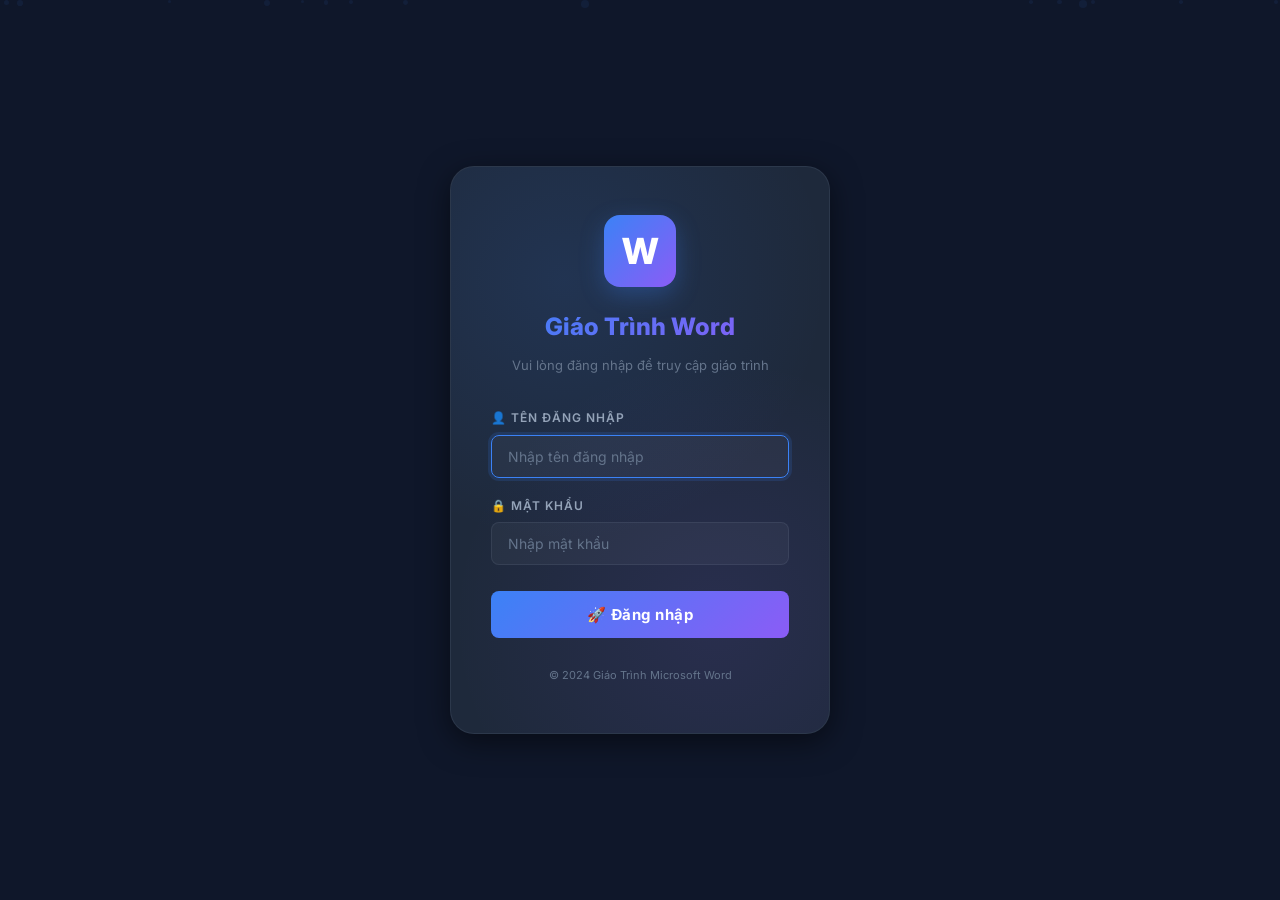
<file: index.html>
<!DOCTYPE html>
<html lang="vi">
<head>
  <meta charset="UTF-8">
  <meta name="viewport" content="width=device-width, initial-scale=1.0">
  <meta name="description" content="Giáo trình Microsoft Word toàn diện từ cơ bản đến nâng cao. Bao gồm 10 chương, bài tập thực hành, mẫu văn bản hành chính và hợp đồng.">
  <title>Giáo Trình Microsoft Word - Từ Cơ Bản Đến Nâng Cao</title>
  <link rel="stylesheet" href="index.css">
  <script src="auth.js"></script>
</head>
<body>
  <button class="mobile-toggle" onclick="toggleSidebar()">☰</button>
  <div class="sidebar-overlay" id="overlay" onclick="toggleSidebar()"></div>

  <div class="page-wrapper">
    <!-- Sidebar -->
    <nav class="sidebar" id="sidebar">
      <div class="sidebar-header">
        <div class="logo">W</div>
        <h2>Giáo Trình Word<small>Từ cơ bản đến nâng cao</small></h2>
      </div>
      <div class="sidebar-nav">
        <a href="index.html" class="active"><span class="nav-icon">🏠</span> Trang chủ</a>
        <div class="nav-divider"></div>
        <a href="chuong1.html"><span class="nav-icon">📘</span> Chương 1: Giới thiệu <span class="nav-num">01</span></a>
        <a href="chuong2.html"><span class="nav-icon">✏️</span> Chương 2: Định dạng VB <span class="nav-num">02</span></a>
        <a href="chuong3.html"><span class="nav-icon">📐</span> Chương 3: Định dạng ĐV <span class="nav-num">03</span></a>
        <a href="chuong4.html"><span class="nav-icon">📊</span> Chương 4: Bảng biểu <span class="nav-num">04</span></a>
        <a href="chuong5.html"><span class="nav-icon">🖼️</span> Chương 5: Hình ảnh <span class="nav-num">05</span></a>
        <a href="chuong6.html"><span class="nav-icon">📄</span> Chương 6: Định dạng trang <span class="nav-num">06</span></a>
        <a href="chuong7.html"><span class="nav-icon">📑</span> Chương 7: Header & Mục lục <span class="nav-num">07</span></a>
        <a href="chuong8.html"><span class="nav-icon">📨</span> Chương 8: Mail Merge <span class="nav-num">08</span></a>
        <a href="chuong9.html"><span class="nav-icon">⚡</span> Chương 9: Thủ thuật <span class="nav-num">09</span></a>
        <a href="chuong10.html"><span class="nav-icon">📋</span> Chương 10: Mẫu VB <span class="nav-num">10</span></a>
        <div class="nav-divider"></div>
        <a href="bai-tap.html"><span class="nav-icon">🎯</span> Bài tập thực hành</a>
      </div>
    </nav>

    <!-- Main Content -->
    <main class="main-content">
      <!-- Hero -->
      <section class="hero">
        <div class="hero-badge">📖 Phiên bản 2024</div>
        <h1>Giáo Trình Microsoft Word</h1>
        <p>Hướng dẫn toàn diện từ cơ bản đến nâng cao. Bao gồm lý thuyết, bài tập thực hành có đáp án, và các mẫu văn bản thực tế.</p>
        <div class="hero-stats">
          <div class="hero-stat"><div class="num">10</div><div class="label">Chương học</div></div>
          <div class="hero-stat"><div class="num">50+</div><div class="label">Ví dụ</div></div>
          <div class="hero-stat"><div class="num">15+</div><div class="label">Bài tập</div></div>
          <div class="hero-stat"><div class="num">10+</div><div class="label">Mẫu VB</div></div>
        </div>
      </section>

      <!-- Table of Contents -->
      <section class="section">
        <h2 class="section-title"><span class="icon">📚</span> Mục Lục Giáo Trình</h2>

        <div class="chapter-grid">
          <a href="chuong1.html" class="chapter-card">
            <div class="ch-icon bg-blue">📘</div>
            <div class="ch-info">
              <h3>Chương 1: Giới thiệu Microsoft Word</h3>
              <p>Giao diện, Ribbon, tạo/mở/lưu tài liệu, phím tắt cơ bản</p>
            </div>
            <span class="ch-arrow">→</span>
          </a>

          <a href="chuong2.html" class="chapter-card">
            <div class="ch-icon bg-purple">✏️</div>
            <div class="ch-info">
              <h3>Chương 2: Định dạng Văn bản</h3>
              <p>Font, cỡ chữ, màu sắc, Bold/Italic, Format Painter</p>
            </div>
            <span class="ch-arrow">→</span>
          </a>

          <a href="chuong3.html" class="chapter-card">
            <div class="ch-icon bg-cyan">📐</div>
            <div class="ch-info">
              <h3>Chương 3: Định dạng Đoạn văn</h3>
              <p>Căn lề, thụt lề, khoảng cách, Bullets & Numbering, Tabs</p>
            </div>
            <span class="ch-arrow">→</span>
          </a>

          <a href="chuong4.html" class="chapter-card">
            <div class="ch-icon bg-green">📊</div>
            <div class="ch-info">
              <h3>Chương 4: Bảng biểu (Tables)</h3>
              <p>Tạo bảng, merge/split, formulas, table styles, bảng lương</p>
            </div>
            <span class="ch-arrow">→</span>
          </a>

          <a href="chuong5.html" class="chapter-card">
            <div class="ch-icon bg-orange">🖼️</div>
            <div class="ch-info">
              <h3>Chương 5: Hình ảnh & Đồ họa</h3>
              <p>Pictures, Shapes, SmartArt, WordArt, Text Wrapping</p>
            </div>
            <span class="ch-arrow">→</span>
          </a>

          <a href="chuong6.html" class="chapter-card">
            <div class="ch-icon bg-red">📄</div>
            <div class="ch-info">
              <h3>Chương 6: Định dạng Trang</h3>
              <p>Margins, Orientation, Columns, Watermark, Page Breaks</p>
            </div>
            <span class="ch-arrow">→</span>
          </a>

          <a href="chuong7.html" class="chapter-card">
            <div class="ch-icon bg-pink">📑</div>
            <div class="ch-info">
              <h3>Chương 7: Header, Footer & Mục lục</h3>
              <p>Header/Footer, Page Numbers, TOC, Footnotes, Bookmarks</p>
            </div>
            <span class="ch-arrow">→</span>
          </a>

          <a href="chuong8.html" class="chapter-card">
            <div class="ch-icon bg-blue">📨</div>
            <div class="ch-info">
              <h3>Chương 8: Mail Merge & Trộn thư</h3>
              <p>Trộn thư mời, nhãn dán, phong bì, giấy chứng nhận</p>
            </div>
            <span class="ch-arrow">→</span>
          </a>

          <a href="chuong9.html" class="chapter-card">
            <div class="ch-icon bg-purple">⚡</div>
            <div class="ch-info">
              <h3>Chương 9: Thủ thuật nâng cao</h3>
              <p>Find & Replace, Macros, Styles, Track Changes, Protect</p>
            </div>
            <span class="ch-arrow">→</span>
          </a>

          <a href="chuong10.html" class="chapter-card">
            <div class="ch-icon bg-green">📋</div>
            <div class="ch-info">
              <h3>Chương 10: Mẫu văn bản thực tế</h3>
              <p>CV, hợp đồng, công văn, quyết định, biên bản, giấy ủy quyền</p>
            </div>
            <span class="ch-arrow">→</span>
          </a>

          <a href="bai-tap.html" class="chapter-card">
            <div class="ch-icon bg-orange">🎯</div>
            <div class="ch-info">
              <h3>Bài tập Thực hành Tổng hợp</h3>
              <p>15 bài tập từ cơ bản đến nâng cao kèm đáp án chi tiết</p>
            </div>
            <span class="ch-arrow">→</span>
          </a>
        </div>
      </section>

      <!-- Quick Start -->
      <section class="section">
        <h2 class="section-title"><span class="icon">🚀</span> Bắt đầu nhanh</h2>
        <div class="card">
          <h3>💡 Cách sử dụng giáo trình này</h3>
          <p>Giáo trình được thiết kế để bạn có thể học theo thứ tự từ Chương 1 đến Chương 10, hoặc nhảy đến bất kỳ chương nào bạn cần. Mỗi chương đều có:</p>
          <ul style="margin: 10px 0 0 20px; color: var(--text-secondary); font-size: 14px;">
            <li><strong>Lý thuyết</strong> - Giải thích chi tiết từng tính năng</li>
            <li><strong>Phím tắt</strong> - Bảng tổng hợp phím tắt quan trọng</li>
            <li><strong>Ví dụ minh họa</strong> - Từ cơ bản đến nâng cao</li>
            <li><strong>Bài tập</strong> - Có đáp án để tự kiểm tra</li>
            <li><strong>Mẫu văn bản</strong> - Hợp đồng, công văn, biểu mẫu thực tế</li>
          </ul>
        </div>
      </section>

      <!-- Keyboard shortcut highlight -->
      <section class="section">
        <h2 class="section-title"><span class="icon">⌨️</span> Phím tắt thường dùng nhất</h2>
        <div class="shortcut-grid">
          <div class="shortcut-item"><span>Lưu file</span> <kbd>Ctrl + S</kbd></div>
          <div class="shortcut-item"><span>Mở file</span> <kbd>Ctrl + O</kbd></div>
          <div class="shortcut-item"><span>In tài liệu</span> <kbd>Ctrl + P</kbd></div>
          <div class="shortcut-item"><span>Hoàn tác</span> <kbd>Ctrl + Z</kbd></div>
          <div class="shortcut-item"><span>Làm lại</span> <kbd>Ctrl + Y</kbd></div>
          <div class="shortcut-item"><span>Sao chép</span> <kbd>Ctrl + C</kbd></div>
          <div class="shortcut-item"><span>Dán</span> <kbd>Ctrl + V</kbd></div>
          <div class="shortcut-item"><span>In đậm</span> <kbd>Ctrl + B</kbd></div>
          <div class="shortcut-item"><span>In nghiêng</span> <kbd>Ctrl + I</kbd></div>
          <div class="shortcut-item"><span>Gạch chân</span> <kbd>Ctrl + U</kbd></div>
          <div class="shortcut-item"><span>Tìm kiếm</span> <kbd>Ctrl + F</kbd></div>
          <div class="shortcut-item"><span>Thay thế</span> <kbd>Ctrl + H</kbd></div>
        </div>
      </section>
    </main>
  </div>

  <script>
    function toggleSidebar() {
      document.getElementById('sidebar').classList.toggle('open');
      document.getElementById('overlay').classList.toggle('show');
    }
  </script>
</body>
</html>
</file>
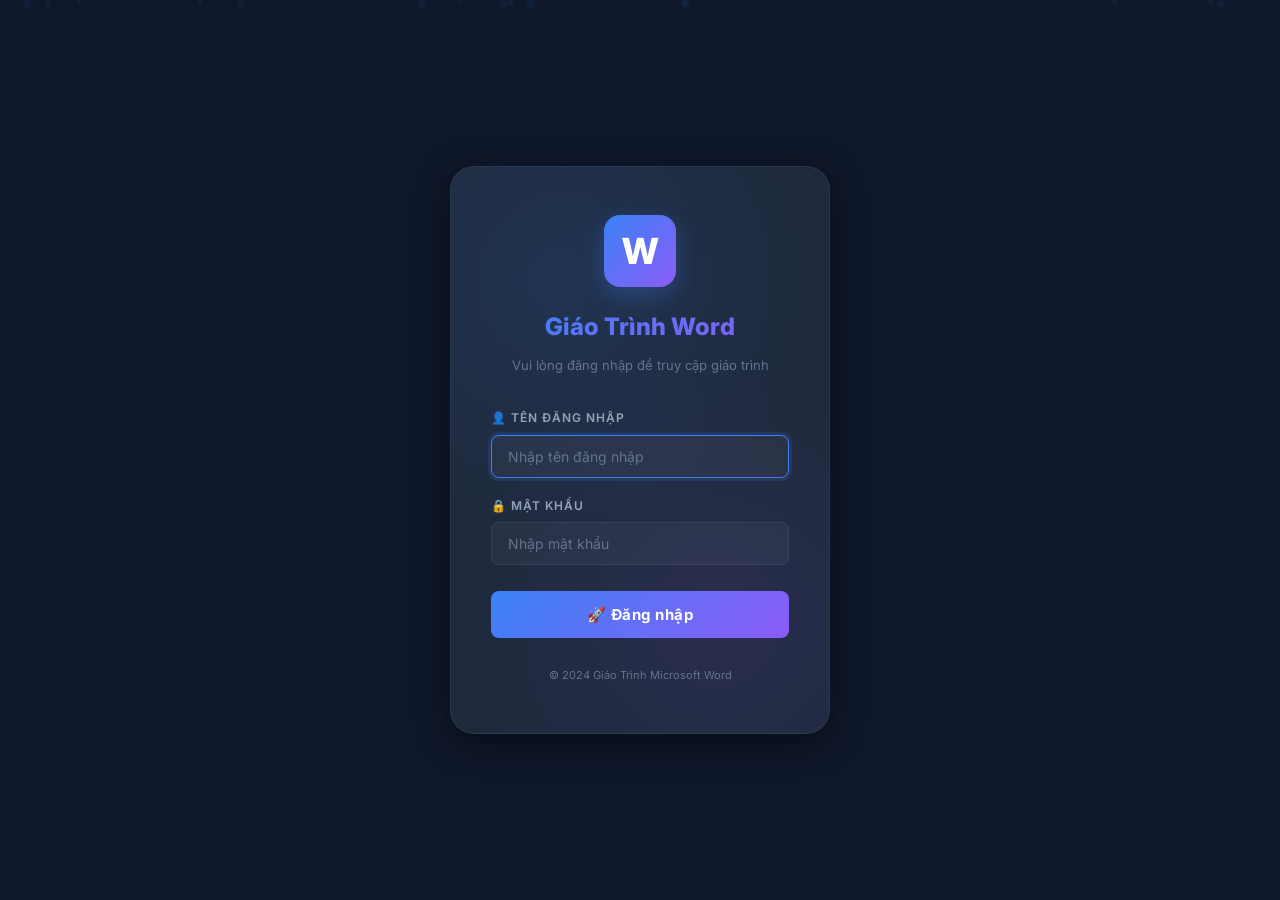
<file: bai-tap.html>
<!DOCTYPE html>
<html lang="vi">
<head>
  <meta charset="UTF-8"><meta name="viewport" content="width=device-width, initial-scale=1.0">
  <title>Bài tập Thực hành Tổng hợp - Giáo trình Microsoft Word</title>
  <link rel="stylesheet" href="index.css">
  <script src="auth.js"></script>
</head>
<body>
  <button class="mobile-toggle" onclick="toggleSidebar()">☰</button>
  <div class="sidebar-overlay" id="overlay" onclick="toggleSidebar()"></div>
  <div class="page-wrapper">
    <nav class="sidebar" id="sidebar">
      <div class="sidebar-header"><div class="logo">W</div><h2>Giáo Trình Word<small>Từ cơ bản đến nâng cao</small></h2></div>
      <div class="sidebar-nav">
        <a href="index.html"><span class="nav-icon">🏠</span> Trang chủ</a><div class="nav-divider"></div>
        <a href="chuong1.html"><span class="nav-icon">📘</span> Ch.1<span class="nav-num">01</span></a>
        <a href="chuong2.html"><span class="nav-icon">✏️</span> Ch.2<span class="nav-num">02</span></a>
        <a href="chuong3.html"><span class="nav-icon">📐</span> Ch.3<span class="nav-num">03</span></a>
        <a href="chuong4.html"><span class="nav-icon">📊</span> Ch.4<span class="nav-num">04</span></a>
        <a href="chuong5.html"><span class="nav-icon">🖼️</span> Ch.5<span class="nav-num">05</span></a>
        <a href="chuong6.html"><span class="nav-icon">📄</span> Ch.6<span class="nav-num">06</span></a>
        <a href="chuong7.html"><span class="nav-icon">📑</span> Ch.7<span class="nav-num">07</span></a>
        <a href="chuong8.html"><span class="nav-icon">📨</span> Ch.8<span class="nav-num">08</span></a>
        <a href="chuong9.html"><span class="nav-icon">⚡</span> Ch.9<span class="nav-num">09</span></a>
        <a href="chuong10.html"><span class="nav-icon">📋</span> Ch.10<span class="nav-num">10</span></a>
        <div class="nav-divider"></div>
        <a href="bai-tap.html" class="active"><span class="nav-icon">🎯</span> Bài tập</a>
      </div>
    </nav>
    <main class="main-content content">
      <div class="chapter-header">
        <div class="ch-num">Thực hành</div>
        <h1>Bài tập Tổng hợp</h1>
        <p>15 bài tập từ cơ bản đến nâng cao, tổng hợp kiến thức từ tất cả các chương. Mỗi bài có đáp án chi tiết.</p>
      </div>

      <!-- BT 1 -->
      <section class="section">
        <h2 class="section-title"><span class="icon">🟢</span> Cơ bản (Bài 1-5)</h2>

        <div class="exercise">
          <div class="exercise-header"><span class="ex-icon">📝</span> Bài 1 – Soạn thảo đơn giản</div>
          <div class="exercise-body">
            <div class="requirement">
              <p>Soạn 1 trang A4 giới thiệu bản thân: Họ tên (Bold, 16pt, Center), thông tin cá nhân, sở thích (Bullets), mục tiêu nghề nghiệp. Font TNR 13pt, Justify, Line spacing 1.5.</p>
              <p><strong>Kỹ năng:</strong> Ch.1 + Ch.2 + Ch.3</p>
            </div>
            <button class="answer-toggle" onclick="toggleAnswer('a1')">👁️ Xem đáp án</button>
            <div class="answer-content" id="a1"><h4>✅ Đáp án:</h4><p>Gõ tên → <kbd>Ctrl+E</kbd>, <kbd>Ctrl+B</kbd>, 16pt → Enter → <kbd>Ctrl+J</kbd>, 13pt → Gõ thông tin → Bullets cho sở thích → Paragraph: Line spacing 1.5. Lưu file.</p></div>
          </div>
        </div>

        <div class="exercise">
          <div class="exercise-header"><span class="ex-icon">📝</span> Bài 2 – Bảng thời khóa biểu</div>
          <div class="exercise-body">
            <div class="requirement">
              <p>Tạo bảng thời khóa biểu 7 cột (Thứ 2 → CN) × 6 hàng (tiết 1-5 + header). Merge ô cho các môn 2 tiết. Table Style đẹp. Tiêu đề Bold, Center. Ô trống tô nền xám nhạt.</p>
              <p><strong>Kỹ năng:</strong> Ch.4</p>
            </div>
            <button class="answer-toggle" onclick="toggleAnswer('a2')">👁️ Xem đáp án</button>
            <div class="answer-content" id="a2"><h4>✅ Đáp án:</h4><p>Insert Table 7×6 → Header: "Tiết\Thứ", "Thứ 2"..."CN" → Merge 2 ô cho môn 2 tiết → Design → Table Style → Chọn ô trống → Shading: Light Gray → Lưu.</p></div>
          </div>
        </div>

        <div class="exercise">
          <div class="exercise-header"><span class="ex-icon">📝</span> Bài 3 – Thư cảm ơn</div>
          <div class="exercise-body">
            <div class="requirement">
              <p>Soạn thư cảm ơn A4: Logo công ty (ảnh/shape), ngày tháng (căn phải), kính gửi, nội dung 2 đoạn (Justify, First Line), ký tên (căn phải). Page Border art.</p>
              <p><strong>Kỹ năng:</strong> Ch.2 + Ch.3 + Ch.5 + Ch.6</p>
            </div>
            <button class="answer-toggle" onclick="toggleAnswer('a3')">👁️ Xem đáp án</button>
            <div class="answer-content" id="a3"><h4>✅ Đáp án:</h4><p>Insert Picture/Shape cho logo → Wrap: Behind Text → Ngày: <kbd>Ctrl+R</kbd> → Nội dung: Justify, First Line 1.27cm → Ký tên: <kbd>Ctrl+R</kbd> → Design → Page Borders → Art.</p></div>
          </div>
        </div>

        <div class="exercise">
          <div class="exercise-header"><span class="ex-icon">📝</span> Bài 4 – Danh sách liên hệ</div>
          <div class="exercise-body">
            <div class="requirement">
              <p>Tạo bảng danh bạ: STT, Họ tên, Điện thoại, Email, Phòng ban. 10 nhân viên. Sort theo tên A-Z. Header lặp lại ở mỗi trang (Table Properties → Row → Repeat header).</p>
              <p><strong>Kỹ năng:</strong> Ch.4</p>
            </div>
            <button class="answer-toggle" onclick="toggleAnswer('a4')">👁️ Xem đáp án</button>
            <div class="answer-content" id="a4"><h4>✅ Đáp án:</h4><p>Tạo bảng 5 cột × 11 hàng → Nhập dữ liệu → Layout → Sort → Sort by Họ tên, Ascending → Chọn hàng header → Table Properties → Row → ☑ Repeat as header row.</p></div>
          </div>
        </div>

        <div class="exercise">
          <div class="exercise-header"><span class="ex-icon">📝</span> Bài 5 – Tờ rơi đơn giản</div>
          <div class="exercise-body">
            <div class="requirement">
              <p>Tạo tờ rơi (flyer) A4: Landscape, 3 cột. WordArt tiêu đề. 1 ảnh minh họa mỗi cột. Text Box cho thông tin liên hệ. Đường kẻ giữa các cột.</p>
              <p><strong>Kỹ năng:</strong> Ch.5 + Ch.6</p>
            </div>
            <button class="answer-toggle" onclick="toggleAnswer('a5')">👁️ Xem đáp án</button>
            <div class="answer-content" id="a5"><h4>✅ Đáp án:</h4><p>Layout → Orientation: Landscape → Columns: 3 + Line between → Insert WordArt → Insert Pictures (Square wrap) mỗi cột → Insert Text Box cho contact → Căn chỉnh.</p></div>
          </div>
        </div>
      </section>

      <!-- BT 6-10 -->
      <section class="section">
        <h2 class="section-title"><span class="icon">🟡</span> Trung bình (Bài 6-10)</h2>

        <div class="exercise">
          <div class="exercise-header"><span class="ex-icon">📝</span> Bài 6 – Bảng lương nhân viên</div>
          <div class="exercise-body">
            <div class="requirement">
              <p>Tạo bảng lương 10 NV: STT, Họ tên, Lương CB, Phụ cấp, BHXH (8%), Thuế TNCN (10% nếu lương>15tr, 5% nếu ≤15tr), Thực lãnh. Dùng Formula tính. Hàng tổng cộng. Merge header "Các khoản trừ" cho cột BHXH+Thuế. Định dạng số: #,##0.</p>
              <p><strong>Kỹ năng:</strong> Ch.4 nâng cao</p>
            </div>
            <button class="answer-toggle" onclick="toggleAnswer('a6')">👁️ Xem đáp án</button>
            <div class="answer-content" id="a6"><h4>✅ Đáp án:</h4><p>Tạo bảng → Merge header "Các khoản trừ" → Nhập dữ liệu → BHXH: <code>=C2*0.08</code> → Thuế: tính tay hoặc dùng IF → Thực lãnh: <code>=C2+D2-E2-F2</code> → SUM(ABOVE) cho tổng → Format: #,##0.</p></div>
          </div>
        </div>

        <div class="exercise">
          <div class="exercise-header"><span class="ex-icon">📝</span> Bài 7 – Báo cáo với TOC</div>
          <div class="exercise-body">
            <div class="requirement">
              <p>Tạo báo cáo 5+ trang: Bìa, Mục lục tự động, 3 chương (Heading 1-3), kết luận. Header: tên báo cáo. Footer: số trang (trang bìa không đánh số). Footnotes cho thuật ngữ. Ít nhất 1 bảng + 1 hình.</p>
              <p><strong>Kỹ năng:</strong> Ch.6 + Ch.7</p>
            </div>
            <button class="answer-toggle" onclick="toggleAnswer('a7')">👁️ Xem đáp án</button>
            <div class="answer-content" id="a7"><h4>✅ Đáp án:</h4><p>Trang bìa → Section Break (Next Page) → Áp dụng Heading 1/2/3 → References → TOC → Insert → Header (Different First Page) → Footer: Page Number (Start at 0) → Ctrl+Alt+F cho Footnotes → Insert Table + Picture.</p></div>
          </div>
        </div>

        <div class="exercise">
          <div class="exercise-header"><span class="ex-icon">📝</span> Bài 8 – Thư mời Mail Merge</div>
          <div class="exercise-body">
            <div class="requirement">
              <p>Tạo Excel: 15 khách mời (HoTen, GioiTinh, ChucVu, DiaChi). Soạn thư mời tiệc cuối năm. Mail Merge với IF rule: GioiTinh="Nam"→"Ông", else "Bà". Preview tất cả bản ghi. Finish & Merge → Print.</p>
              <p><strong>Kỹ năng:</strong> Ch.8</p>
            </div>
            <button class="answer-toggle" onclick="toggleAnswer('a8')">👁️ Xem đáp án</button>
            <div class="answer-content" id="a8"><h4>✅ Đáp án:</h4><p>Excel: tạo bảng 15 hàng → Word: Mailings → Letters → Select Recipients → Insert Merge Fields → Rules → IF GioiTinh="Nam" THEN "Ông" ELSE "Bà" → Preview → Finish & Merge.</p></div>
          </div>
        </div>

        <div class="exercise">
          <div class="exercise-header"><span class="ex-icon">📝</span> Bài 9 – Sơ đồ quy trình</div>
          <div class="exercise-body">
            <div class="requirement">
              <p>Tạo sơ đồ quy trình xử lý đơn hàng (7+ bước) dùng Shapes: hình chữ nhật (bước), hình thoi (quyết định), mũi tên. Group tất cả. Phiên bản 2: dùng SmartArt Process. So sánh 2 cách.</p>
              <p><strong>Kỹ năng:</strong> Ch.5</p>
            </div>
            <button class="answer-toggle" onclick="toggleAnswer('a9')">👁️ Xem đáp án</button>
            <div class="answer-content" id="a9"><h4>✅ Đáp án:</h4><p>Insert → Shapes: Rectangle cho mỗi bước, Diamond cho quyết định, Arrow connectors → Add Text → Format → Align → Group. SmartArt: Insert → SmartArt → Process → Basic Chevron → Nhập text.</p></div>
          </div>
        </div>

        <div class="exercise">
          <div class="exercise-header"><span class="ex-icon">📝</span> Bài 10 – Bản tin nội bộ</div>
          <div class="exercise-body">
            <div class="requirement">
              <p>Tạo newsletter 2 trang: Banner (WordArt + Shape), nội dung 2 cột có đường kẻ, ảnh minh họa (Tight wrap), Text Box quote, bảng thống kê, Watermark "NỘI BỘ". Header: logo + tên bản tin. Footer: số trang + ngày.</p>
              <p><strong>Kỹ năng:</strong> Ch.2-7 tổng hợp</p>
            </div>
            <button class="answer-toggle" onclick="toggleAnswer('a10')">👁️ Xem đáp án</button>
            <div class="answer-content" id="a10"><h4>✅ Đáp án:</h4><p>Header: logo + tên bản tin → WordArt banner → Continuous Break → Columns 2 + Line between → Insert Pictures (Tight) → Text Box quote → Insert Table → Design → Watermark → Custom "NỘI BỘ" → Footer: Page Number + Auto Date.</p></div>
          </div>
        </div>
      </section>

      <!-- BT 11-15 -->
      <section class="section">
        <h2 class="section-title"><span class="icon">🔴</span> Nâng cao (Bài 11-15)</h2>

        <div class="exercise">
          <div class="exercise-header"><span class="ex-icon">📝</span> Bài 11 – Hợp đồng mua bán hoàn chỉnh</div>
          <div class="exercise-body">
            <div class="requirement">
              <p>Soạn Hợp đồng mua bán hàng hóa 3+ trang: Quốc hiệu, thông tin 2 bên (bảng ẩn viền), 10 điều khoản (Multilevel), bảng danh mục hàng hóa (có formula tính thành tiền, VAT, tổng cộng). Chữ ký 2 bên. Protect: chỉ cho phép fill in forms.</p>
              <p><strong>Kỹ năng:</strong> Ch.3 + Ch.4 + Ch.9 + Ch.10</p>
            </div>
            <button class="answer-toggle" onclick="toggleAnswer('a11')">👁️ Xem đáp án</button>
            <div class="answer-content" id="a11"><h4>✅ Đáp án:</h4><p>Bảng ẩn viền cho header → Multilevel List cho điều khoản → Table cho hàng hóa: Thành tiền = SL × ĐG, VAT = Thành tiền × 10%, Tổng = SUM → Bảng ẩn viền cho chữ ký → Review → Restrict Editing → Filling in forms.</p></div>
          </div>
        </div>

        <div class="exercise">
          <div class="exercise-header"><span class="ex-icon">📝</span> Bài 12 – Luận văn mẫu</div>
          <div class="exercise-body">
            <div class="requirement">
              <p>Tạo luận văn mẫu 10+ trang: Bìa ngoài (Page Border), bìa trong, trang lời cam đoan, mục lục, danh mục bảng biểu, 3 chương, tài liệu tham khảo, phụ lục. Đánh số trang: i-iv (phần đầu), 1-n (nội dung). Header khác nhau giữa các chương. Styles nhất quán.</p>
              <p><strong>Kỹ năng:</strong> Ch.6 + Ch.7 + Ch.9 tổng hợp</p>
            </div>
            <button class="answer-toggle" onclick="toggleAnswer('a12')">👁️ Xem đáp án</button>
            <div class="answer-content" id="a12"><h4>✅ Đáp án:</h4><p>Section Break giữa: Bìa | Phần đầu | Nội dung. Phần đầu: Page Number format i,ii. Nội dung: format 1,2,3, Start at 1. Modify Heading styles → TOC → Table of Figures. Header: Unlink, nhập tên chương riêng cho mỗi section.</p></div>
          </div>
        </div>

        <div class="exercise">
          <div class="exercise-header"><span class="ex-icon">📝</span> Bài 13 – Nhãn & Phong bì Mail Merge</div>
          <div class="exercise-body">
            <div class="requirement">
              <p>Tạo Excel 30 người. Mail Merge Labels (Avery A4 21 nhãn/trang) + Mail Merge Envelopes. Nhãn gồm: Tên, Chức vụ, Công ty, Địa chỉ. Phong bì có logo người gửi.</p>
              <p><strong>Kỹ năng:</strong> Ch.8 nâng cao</p>
            </div>
            <button class="answer-toggle" onclick="toggleAnswer('a13')">👁️ Xem đáp án</button>
            <div class="answer-content" id="a13"><h4>✅ Đáp án:</h4><p>Labels: Mailings → Labels → Avery → Insert Merge Fields → Update Labels → Finish. Envelopes: Mailings → Envelopes → Return address + logo → Delivery: Merge Fields → Finish & Merge.</p></div>
          </div>
        </div>

        <div class="exercise">
          <div class="exercise-header"><span class="ex-icon">📝</span> Bài 14 – Bộ văn bản nhà nước</div>
          <div class="exercise-body">
            <div class="requirement">
              <p>Soạn trọn bộ 5 loại văn bản hành chính đúng thể thức NĐ30: Công văn, Quyết định, Thông báo, Biên bản họp, Tờ trình. Tạo Macro "VanBanMau" tự động thiết lập: TNR 13pt, Justify, Margins chuẩn. Tạo Style "TieuDe_VB" cho tiêu đề văn bản.</p>
              <p><strong>Kỹ năng:</strong> Ch.9 + Ch.10 tổng hợp</p>
            </div>
            <button class="answer-toggle" onclick="toggleAnswer('a14')">👁️ Xem đáp án</button>
            <div class="answer-content" id="a14"><h4>✅ Đáp án:</h4><p>Tạo Macro: Record → Ctrl+A → TNR 13pt, Justify, Margins → Stop. Tạo Style: New Style → TieuDe_VB: TNR 14pt, Bold, Center, All Caps. Soạn 5 văn bản theo mẫu Ch.10, áp dụng Macro + Style.</p></div>
          </div>
        </div>

        <div class="exercise">
          <div class="exercise-header"><span class="ex-icon">📝</span> Bài 15 – Dự án tổng hợp: Hồ sơ công ty</div>
          <div class="exercise-body">
            <div class="requirement">
              <p>Tạo <strong>Company Profile</strong> chuyên nghiệp 15+ trang: Bìa đẹp (WordArt, Shapes, ảnh), mục lục tự động, giới thiệu công ty (SmartArt timeline), sơ đồ tổ chức (SmartArt Hierarchy), bảng sản phẩm/dịch vụ, thành tựu (bảng + biểu đồ), thông tin liên hệ. Styles nhất quán, Header/Footer chuyên nghiệp, Watermark logo, Track changes cho bản review.</p>
              <p><strong>Kỹ năng:</strong> Tất cả Ch.1-10</p>
            </div>
            <button class="answer-toggle" onclick="toggleAnswer('a15')">👁️ Xem đáp án</button>
            <div class="answer-content" id="a15"><h4>✅ Đáp án:</h4><p>Áp dụng tổng hợp tất cả kỹ năng: Section Breaks, Heading Styles → TOC, SmartArt cho timeline + org chart, Tables cho sản phẩm, Insert Chart cho thành tựu, Page Border cho bìa, Watermark cho logo, Header/Footer nhất quán, Track Changes cho review. Đây là bài tập cuối cùng kiểm tra toàn bộ kiến thức!</p></div>
          </div>
        </div>
      </section>

      
      <!-- Notes Section -->
      <section class="notes-section" id="notes-section" data-page="bai-tap">
        <h2 class="section-title"><span class="icon">📝</span> Ghi chú của bạn <span class="notes-count-badge"><span class="notes-count">0</span></span></h2>
        <form class="notes-form">
          <textarea class="notes-input" placeholder="Viết ghi chú tại đây..." rows="1"></textarea>
          <button type="submit" class="notes-submit">💾 Lưu</button>
        </form>
        <div class="notes-list"></div>
      </section>

      <div class="chapter-nav-bottom">
        <a href="chuong10.html"><small>← Chương trước</small> Mẫu văn bản</a>
        <a href="index.html"><small>Quay lại →</small> Trang chủ</a>
      </div>
    </main>
  </div>
  <script>
    function toggleSidebar(){document.getElementById('sidebar').classList.toggle('open');document.getElementById('overlay').classList.toggle('show');}
    function toggleAnswer(id){document.getElementById(id).classList.toggle('show');}
  </script>
  <script src="notes.js"></script>
</body>
</html>
</file>
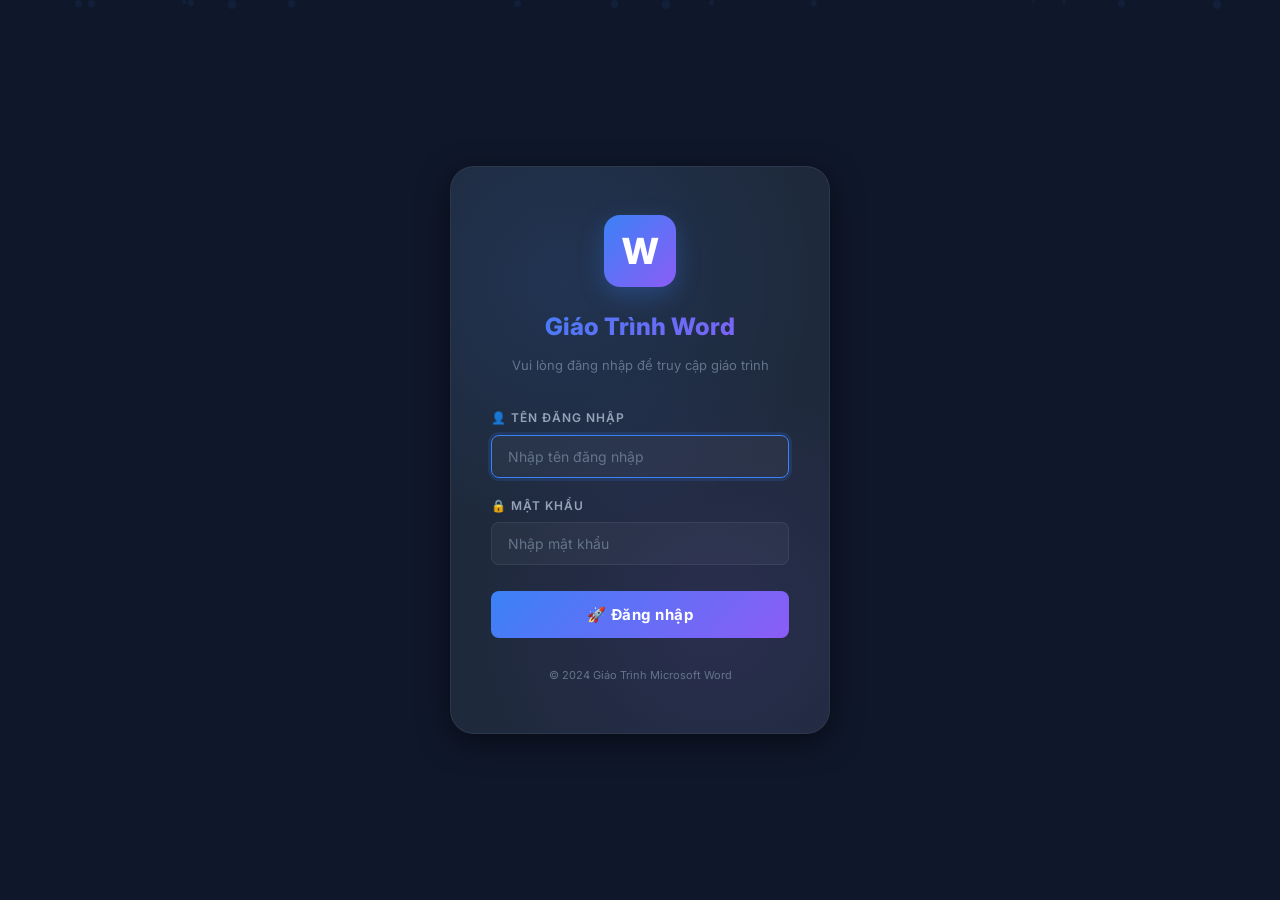
<file: chuong1.html>
<!DOCTYPE html>
<html lang="vi">
<head>
  <meta charset="UTF-8">
  <meta name="viewport" content="width=device-width, initial-scale=1.0">
  <meta name="description" content="Chương 1: Giới thiệu Microsoft Word - Giao diện Ribbon, tạo/mở/lưu tài liệu, phím tắt cơ bản">
  <title>Chương 1: Giới thiệu Microsoft Word</title>
  <link rel="stylesheet" href="index.css">
  <script src="auth.js"></script>
</head>
<body>
  <button class="mobile-toggle" onclick="toggleSidebar()">☰</button>
  <div class="sidebar-overlay" id="overlay" onclick="toggleSidebar()"></div>
  <div class="page-wrapper">
    <nav class="sidebar" id="sidebar">
      <div class="sidebar-header">
        <div class="logo">W</div>
        <h2>Giáo Trình Word<small>Từ cơ bản đến nâng cao</small></h2>
      </div>
      <div class="sidebar-nav">
        <a href="index.html"><span class="nav-icon">🏠</span> Trang chủ</a>
        <div class="nav-divider"></div>
        <a href="chuong1.html" class="active"><span class="nav-icon">📘</span> Chương 1: Giới thiệu <span class="nav-num">01</span></a>
        <a href="chuong2.html"><span class="nav-icon">✏️</span> Chương 2: Định dạng VB <span class="nav-num">02</span></a>
        <a href="chuong3.html"><span class="nav-icon">📐</span> Chương 3: Định dạng ĐV <span class="nav-num">03</span></a>
        <a href="chuong4.html"><span class="nav-icon">📊</span> Chương 4: Bảng biểu <span class="nav-num">04</span></a>
        <a href="chuong5.html"><span class="nav-icon">🖼️</span> Chương 5: Hình ảnh <span class="nav-num">05</span></a>
        <a href="chuong6.html"><span class="nav-icon">📄</span> Chương 6: Định dạng trang <span class="nav-num">06</span></a>
        <a href="chuong7.html"><span class="nav-icon">📑</span> Chương 7: Header & Mục lục <span class="nav-num">07</span></a>
        <a href="chuong8.html"><span class="nav-icon">📨</span> Chương 8: Mail Merge <span class="nav-num">08</span></a>
        <a href="chuong9.html"><span class="nav-icon">⚡</span> Chương 9: Thủ thuật <span class="nav-num">09</span></a>
        <a href="chuong10.html"><span class="nav-icon">📋</span> Chương 10: Mẫu VB <span class="nav-num">10</span></a>
        <div class="nav-divider"></div>
        <a href="bai-tap.html"><span class="nav-icon">🎯</span> Bài tập thực hành</a>
      </div>
    </nav>

    <main class="main-content content">
      <div class="chapter-header">
        <div class="ch-num">Chương 01</div>
        <h1>Giới thiệu Microsoft Word</h1>
        <p>Tìm hiểu tổng quan về Microsoft Word, giao diện Ribbon, và các thao tác cơ bản nhất.</p>
      </div>

      <!-- 1.1 -->
      <section class="section">
        <h2 class="section-title"><span class="icon">📖</span> 1.1 Microsoft Word là gì?</h2>
        <p>Microsoft Word là phần mềm soạn thảo văn bản (word processing) phổ biến nhất thế giới, thuộc bộ Microsoft Office. Word cho phép bạn tạo, chỉnh sửa, định dạng và in ấn các tài liệu chuyên nghiệp.</p>

        <div class="card">
          <h3>🔄 Các phiên bản Microsoft Word</h3>
          <table class="styled-table">
            <thead><tr><th>Phiên bản</th><th>Năm</th><th>Đặc điểm nổi bật</th></tr></thead>
            <tbody>
              <tr><td>Word 2003</td><td>2003</td><td>Giao diện menu truyền thống</td></tr>
              <tr><td>Word 2007</td><td>2007</td><td>Ribbon UI lần đầu xuất hiện, định dạng .docx</td></tr>
              <tr><td>Word 2010</td><td>2010</td><td>Backstage View, cải thiện đồ họa</td></tr>
              <tr><td>Word 2013</td><td>2013</td><td>Read Mode, tích hợp SkyDrive</td></tr>
              <tr><td>Word 2016</td><td>2016</td><td>Real-time collaboration, Tell Me</td></tr>
              <tr><td>Word 2019</td><td>2019</td><td>3D Models, Focus Mode, SVG</td></tr>
              <tr><td>Word 365</td><td>2020+</td><td>Cloud-based, AI Copilot, cập nhật liên tục</td></tr>
            </tbody>
          </table>
        </div>
      </section>

      <!-- 1.2 -->
      <section class="section">
        <h2 class="section-title"><span class="icon">🖥️</span> 1.2 Giao diện Microsoft Word</h2>
        <p>Khi mở Word, bạn sẽ thấy giao diện chính gồm các thành phần sau:</p>

        <div class="card">
          <h3>📌 Các thành phần chính của giao diện</h3>
          <ol>
            <li><strong>Title Bar</strong> – Thanh tiêu đề, hiển thị tên file đang mở</li>
            <li><strong>Quick Access Toolbar</strong> – Thanh công cụ nhanh (Save, Undo, Redo)</li>
            <li><strong>Ribbon</strong> – Thanh công cụ chính, chia thành các Tab:
              <ul>
                <li><strong>Home</strong>: Font, Paragraph, Styles, Editing</li>
                <li><strong>Insert</strong>: Tables, Pictures, Shapes, Charts, Header/Footer</li>
                <li><strong>Design</strong>: Themes, Page Background</li>
                <li><strong>Layout</strong>: Page Setup, Paragraph spacing</li>
                <li><strong>References</strong>: TOC, Footnotes, Citations</li>
                <li><strong>Mailings</strong>: Mail Merge, Envelopes, Labels</li>
                <li><strong>Review</strong>: Spelling, Comments, Track Changes</li>
                <li><strong>View</strong>: Document Views, Zoom, Navigation Pane</li>
              </ul>
            </li>
            <li><strong>Ruler</strong> – Thước kẻ (ngang và dọc)</li>
            <li><strong>Document Area</strong> – Vùng soạn thảo chính</li>
            <li><strong>Status Bar</strong> – Thanh trạng thái (số trang, số từ, ngôn ngữ, zoom)</li>
            <li><strong>Scroll Bar</strong> – Thanh cuộn dọc và ngang</li>
          </ol>
        </div>

        <div class="info-box tip">
          <span class="box-icon">💡</span>
          <div><strong>Mẹo:</strong> Nhấn <kbd>Ctrl + F1</kbd> để ẩn/hiện Ribbon, giúp mở rộng vùng soạn thảo.</div>
        </div>
      </section>

      <!-- 1.3 -->
      <section class="section">
        <h2 class="section-title"><span class="icon">📁</span> 1.3 Tạo, Mở và Lưu tài liệu</h2>

        <h3>Tạo tài liệu mới</h3>
        <div class="steps">
          <div class="step"><div class="step-content"><p>Mở Word → Chọn <strong>Blank document</strong> (tài liệu trống)</p></div></div>
          <div class="step"><div class="step-content"><p>Hoặc nhấn <kbd>Ctrl + N</kbd> để tạo nhanh tài liệu mới</p></div></div>
          <div class="step"><div class="step-content"><p>Chọn template (mẫu) có sẵn nếu muốn: Resume, Letter, Report...</p></div></div>
        </div>

        <h3>Mở tài liệu có sẵn</h3>
        <div class="steps">
          <div class="step"><div class="step-content"><p>Nhấn <kbd>Ctrl + O</kbd> hoặc vào <strong>File → Open</strong></p></div></div>
          <div class="step"><div class="step-content"><p>Duyệt đến thư mục chứa file → Chọn file → Nhấn <strong>Open</strong></p></div></div>
        </div>

        <h3>Lưu tài liệu</h3>
        <div class="card">
          <h3>💾 So sánh các cách lưu file</h3>
          <table class="styled-table">
            <thead><tr><th>Thao tác</th><th>Phím tắt</th><th>Mô tả</th></tr></thead>
            <tbody>
              <tr><td>Save</td><td><kbd>Ctrl + S</kbd></td><td>Lưu file (lần đầu sẽ hỏi tên + vị trí)</td></tr>
              <tr><td>Save As</td><td><kbd>F12</kbd></td><td>Lưu với tên/vị trí/định dạng mới</td></tr>
              <tr><td>Auto Save</td><td>—</td><td>Tự động lưu (Word 365 + OneDrive)</td></tr>
            </tbody>
          </table>
        </div>

        <div class="info-box warning">
          <span class="box-icon">⚠️</span>
          <div><strong>Lưu ý:</strong> Luôn lưu file thường xuyên bằng <kbd>Ctrl + S</kbd> để tránh mất dữ liệu khi mất điện hoặc máy treo.</div>
        </div>

        <h3>Các định dạng file phổ biến</h3>
        <table class="styled-table">
          <thead><tr><th>Định dạng</th><th>Phần mở rộng</th><th>Mô tả</th></tr></thead>
          <tbody>
            <tr><td>Word Document</td><td>.docx</td><td>Định dạng mặc định của Word 2007+</td></tr>
            <tr><td>Word 97-2003</td><td>.doc</td><td>Tương thích phiên bản cũ</td></tr>
            <tr><td>PDF</td><td>.pdf</td><td>File chỉ đọc, giữ nguyên định dạng</td></tr>
            <tr><td>Rich Text</td><td>.rtf</td><td>Tương thích nhiều phần mềm</td></tr>
            <tr><td>Plain Text</td><td>.txt</td><td>Văn bản thuần, không định dạng</td></tr>
            <tr><td>Template</td><td>.dotx</td><td>Mẫu tài liệu Word</td></tr>
          </tbody>
        </table>
      </section>

      <!-- 1.4 -->
      <section class="section">
        <h2 class="section-title"><span class="icon">⌨️</span> 1.4 Phím tắt cơ bản</h2>
        <p>Nắm vững các phím tắt sẽ giúp bạn làm việc nhanh hơn rất nhiều:</p>

        <h3>Di chuyển & Chọn văn bản</h3>
        <div class="shortcut-grid">
          <div class="shortcut-item"><span>Đầu dòng</span> <kbd>Home</kbd></div>
          <div class="shortcut-item"><span>Cuối dòng</span> <kbd>End</kbd></div>
          <div class="shortcut-item"><span>Đầu tài liệu</span> <kbd>Ctrl + Home</kbd></div>
          <div class="shortcut-item"><span>Cuối tài liệu</span> <kbd>Ctrl + End</kbd></div>
          <div class="shortcut-item"><span>Chọn tất cả</span> <kbd>Ctrl + A</kbd></div>
          <div class="shortcut-item"><span>Chọn 1 từ</span> <kbd>Double-click</kbd></div>
          <div class="shortcut-item"><span>Chọn 1 dòng</span> <kbd>Click lề trái</kbd></div>
          <div class="shortcut-item"><span>Chọn 1 đoạn</span> <kbd>Triple-click</kbd></div>
        </div>

        <h3>Chỉnh sửa cơ bản</h3>
        <div class="shortcut-grid">
          <div class="shortcut-item"><span>Sao chép</span> <kbd>Ctrl + C</kbd></div>
          <div class="shortcut-item"><span>Cắt</span> <kbd>Ctrl + X</kbd></div>
          <div class="shortcut-item"><span>Dán</span> <kbd>Ctrl + V</kbd></div>
          <div class="shortcut-item"><span>Hoàn tác</span> <kbd>Ctrl + Z</kbd></div>
          <div class="shortcut-item"><span>Làm lại</span> <kbd>Ctrl + Y</kbd></div>
          <div class="shortcut-item"><span>Xóa từ bên phải</span> <kbd>Ctrl + Del</kbd></div>
          <div class="shortcut-item"><span>Xóa từ bên trái</span> <kbd>Ctrl + Backspace</kbd></div>
          <div class="shortcut-item"><span>Dán đặc biệt</span> <kbd>Ctrl + Shift + V</kbd></div>
        </div>
      </section>

      <!-- 1.5 Exercise -->
      <section class="section">
        <h2 class="section-title"><span class="icon">🎯</span> 1.5 Bài tập thực hành</h2>

        <div class="exercise">
          <div class="exercise-header"><span class="ex-icon">📝</span> Bài tập 1.1 – Tạo tài liệu đầu tiên</div>
          <div class="exercise-body">
            <div class="requirement">
              <p><strong>Yêu cầu:</strong></p>
              <ol>
                <li>Mở Microsoft Word, tạo một tài liệu mới (Blank document)</li>
                <li>Gõ nội dung sau: <em>"Đây là tài liệu đầu tiên của tôi trong Microsoft Word. Tôi đang học cách sử dụng Word từ giáo trình online."</em></li>
                <li>Lưu file với tên <strong>"BaiTap1_1.docx"</strong> vào Desktop</li>
                <li>Đóng file, sau đó mở lại bằng phím tắt <kbd>Ctrl + O</kbd></li>
                <li>Lưu lại file dưới định dạng PDF (File → Save As → PDF)</li>
              </ol>
            </div>
            <button class="answer-toggle" onclick="toggleAnswer('ans1')">👁️ Xem đáp án</button>
            <div class="answer-content" id="ans1">
              <h4>✅ Hướng dẫn chi tiết:</h4>
              <div class="steps">
                <div class="step"><div class="step-content"><p>Mở Word → Click <strong>Blank document</strong></p></div></div>
                <div class="step"><div class="step-content"><p>Gõ nội dung bài vào vùng soạn thảo</p></div></div>
                <div class="step"><div class="step-content"><p>Nhấn <kbd>Ctrl + S</kbd> → Chọn Desktop → Đặt tên <strong>BaiTap1_1</strong> → Save</p></div></div>
                <div class="step"><div class="step-content"><p>Nhấn <kbd>Ctrl + W</kbd> để đóng file</p></div></div>
                <div class="step"><div class="step-content"><p>Nhấn <kbd>Ctrl + O</kbd> → Duyệt đến Desktop → Chọn BaiTap1_1.docx → Open</p></div></div>
                <div class="step"><div class="step-content"><p>Nhấn <kbd>F12</kbd> → Chọn "Save as type" = <strong>PDF</strong> → Save</p></div></div>
              </div>
            </div>
          </div>
        </div>

        <div class="exercise">
          <div class="exercise-header"><span class="ex-icon">📝</span> Bài tập 1.2 – Khám phá giao diện Ribbon</div>
          <div class="exercise-body">
            <div class="requirement">
              <p><strong>Yêu cầu:</strong></p>
              <ol>
                <li>Mở Word, lần lượt click vào từng Tab trên Ribbon (Home, Insert, Design, Layout, References, Mailings, Review, View)</li>
                <li>Ghi chú lại 3 tính năng bạn thấy hữu ích nhất ở mỗi Tab</li>
                <li>Thêm nút <strong>Print Preview</strong> vào Quick Access Toolbar</li>
                <li>Ẩn Ribbon bằng <kbd>Ctrl + F1</kbd>, sau đó hiện lại</li>
              </ol>
            </div>
            <button class="answer-toggle" onclick="toggleAnswer('ans2')">👁️ Xem đáp án</button>
            <div class="answer-content" id="ans2">
              <h4>✅ Hướng dẫn thêm vào Quick Access Toolbar:</h4>
              <div class="steps">
                <div class="step"><div class="step-content"><p>Click mũi tên nhỏ ▼ bên phải Quick Access Toolbar</p></div></div>
                <div class="step"><div class="step-content"><p>Chọn <strong>More Commands...</strong></p></div></div>
                <div class="step"><div class="step-content"><p>Trong danh sách lệnh, tìm <strong>Print Preview and Print</strong></p></div></div>
                <div class="step"><div class="step-content"><p>Nhấn <strong>Add >></strong> → OK</p></div></div>
              </div>
            </div>
          </div>
        </div>
      </section>

      <!-- Navigation -->
      
      <!-- Notes Section -->
      <section class="notes-section" id="notes-section" data-page="chuong1">
        <h2 class="section-title"><span class="icon">📝</span> Ghi chú của bạn <span class="notes-count-badge"><span class="notes-count">0</span></span></h2>
        <form class="notes-form">
          <textarea class="notes-input" placeholder="Viết ghi chú tại đây..." rows="1"></textarea>
          <button type="submit" class="notes-submit">💾 Lưu</button>
        </form>
        <div class="notes-list"></div>
      </section>

      <div class="chapter-nav-bottom">
        <a href="index.html"><small>← Quay lại</small> Trang chủ</a>
        <a href="chuong2.html"><small>Chương tiếp →</small> Định dạng văn bản</a>
      </div>
    </main>
  </div>
  <script>
    function toggleSidebar(){document.getElementById('sidebar').classList.toggle('open');document.getElementById('overlay').classList.toggle('show');}
    function toggleAnswer(id){document.getElementById(id).classList.toggle('show');}
  </script>
  <script src="notes.js"></script>
</body>
</html>
</file>
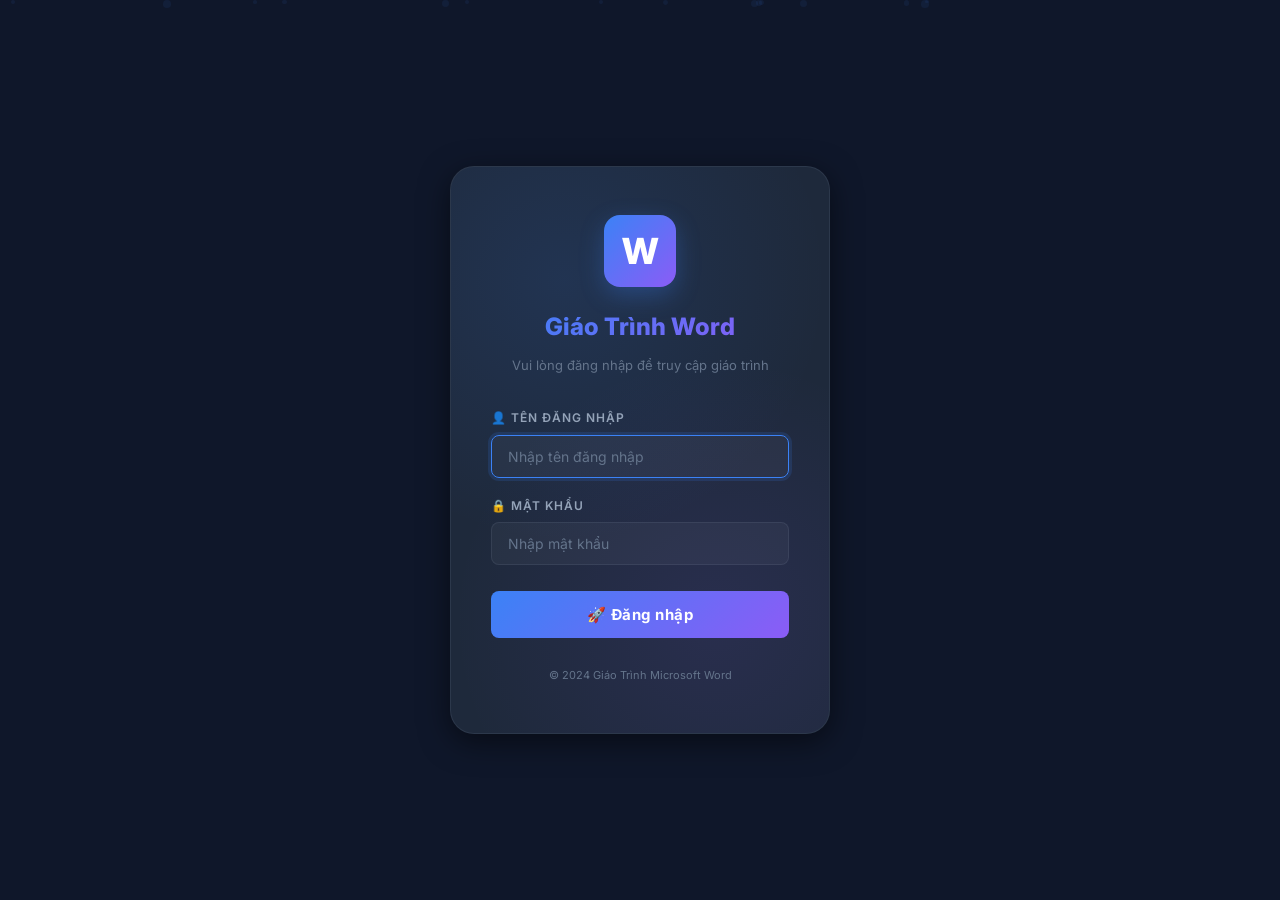
<file: chuong10.html>
<!DOCTYPE html>
<html lang="vi">
<head>
  <meta charset="UTF-8"><meta name="viewport" content="width=device-width, initial-scale=1.0">
  <title>Chương 10: Mẫu văn bản thực tế</title>
  <link rel="stylesheet" href="index.css">
  <script src="auth.js"></script>
</head>
<body>
  <button class="mobile-toggle" onclick="toggleSidebar()">☰</button>
  <div class="sidebar-overlay" id="overlay" onclick="toggleSidebar()"></div>
  <div class="page-wrapper">
    <nav class="sidebar" id="sidebar">
      <div class="sidebar-header"><div class="logo">W</div><h2>Giáo Trình Word<small>Từ cơ bản đến nâng cao</small></h2></div>
      <div class="sidebar-nav">
        <a href="index.html"><span class="nav-icon">🏠</span> Trang chủ</a><div class="nav-divider"></div>
        <a href="chuong1.html"><span class="nav-icon">📘</span> Ch.1<span class="nav-num">01</span></a>
        <a href="chuong2.html"><span class="nav-icon">✏️</span> Ch.2<span class="nav-num">02</span></a>
        <a href="chuong3.html"><span class="nav-icon">📐</span> Ch.3<span class="nav-num">03</span></a>
        <a href="chuong4.html"><span class="nav-icon">📊</span> Ch.4<span class="nav-num">04</span></a>
        <a href="chuong5.html"><span class="nav-icon">🖼️</span> Ch.5<span class="nav-num">05</span></a>
        <a href="chuong6.html"><span class="nav-icon">📄</span> Ch.6<span class="nav-num">06</span></a>
        <a href="chuong7.html"><span class="nav-icon">📑</span> Ch.7<span class="nav-num">07</span></a>
        <a href="chuong8.html"><span class="nav-icon">📨</span> Ch.8<span class="nav-num">08</span></a>
        <a href="chuong9.html"><span class="nav-icon">⚡</span> Ch.9<span class="nav-num">09</span></a>
        <a href="chuong10.html" class="active"><span class="nav-icon">📋</span> Ch.10<span class="nav-num">10</span></a>
        <div class="nav-divider"></div><a href="bai-tap.html"><span class="nav-icon">🎯</span> Bài tập</a>
      </div>
    </nav>
    <main class="main-content content">
      <div class="chapter-header">
        <div class="ch-num">Chương 10</div>
        <h1>Mẫu văn bản thực tế</h1>
        <p>CV xin việc, hợp đồng lao động, công văn, quyết định, thông báo, biên bản họp, giấy ủy quyền.</p>
      </div>

      <section class="section">
        <h2 class="section-title"><span class="icon">📌</span> 10.1 Quy chuẩn văn bản hành chính VN</h2>
        <div class="card">
          <h3>Theo Nghị định 30/2020/NĐ-CP</h3>
          <table class="styled-table">
            <thead><tr><th>Thành phần</th><th>Quy chuẩn</th></tr></thead>
            <tbody>
              <tr><td>Khổ giấy</td><td>A4 (210mm × 297mm)</td></tr>
              <tr><td>Font</td><td>Times New Roman</td></tr>
              <tr><td>Cỡ chữ nội dung</td><td>13 - 14pt</td></tr>
              <tr><td>Lề trên</td><td>20 - 25mm</td></tr>
              <tr><td>Lề dưới</td><td>20 - 25mm</td></tr>
              <tr><td>Lề trái</td><td>30 - 35mm</td></tr>
              <tr><td>Lề phải</td><td>15 - 20mm</td></tr>
              <tr><td>Dãn dòng</td><td>Exactly 22pt hoặc At least 24pt</td></tr>
            </tbody>
          </table>
        </div>
      </section>

      <!-- 10.2 CV -->
      <section class="section">
        <h2 class="section-title"><span class="icon">👤</span> 10.2 Đơn xin việc / CV</h2>
        <div class="template-preview">
          <div class="header-block">
            <p class="bold" style="font-size:18px;">CURRICULUM VITAE</p>
            <p class="bold" style="font-size:15px;">SƠ YẾU LÝ LỊCH</p>
          </div>
          <hr>
          <p><strong>Họ và tên:</strong> NGUYỄN VĂN A</p>
          <p><strong>Ngày sinh:</strong> 15/03/1995 &nbsp;&nbsp; <strong>Giới tính:</strong> Nam</p>
          <p><strong>Địa chỉ:</strong> 123 Nguyễn Trãi, Quận 1, TP.HCM</p>
          <p><strong>Điện thoại:</strong> 0901 234 567 &nbsp;&nbsp; <strong>Email:</strong> nguyenvana@email.com</p>
          <hr>
          <p class="bold">MỤC TIÊU NGHỀ NGHIỆP</p>
          <p class="indent">Ứng tuyển vị trí Nhân viên kinh doanh tại Công ty ABC. Mong muốn phát triển kỹ năng bán hàng và đóng góp vào sự phát triển của công ty.</p>
          <hr>
          <p class="bold">HỌC VẤN</p>
          <p>2013 - 2017: Đại học Kinh tế TP.HCM – Cử nhân Quản trị Kinh doanh (GPA: 3.2/4.0)</p>
          <hr>
          <p class="bold">KINH NGHIỆM LÀM VIỆC</p>
          <p>06/2017 - Nay: Nhân viên kinh doanh – Công ty XYZ</p>
          <p class="indent">- Quản lý danh sách 50+ khách hàng, đạt 120% KPI hàng tháng</p>
          <p class="indent">- Phát triển kênh bán hàng online, tăng doanh thu 30%</p>
          <hr>
          <p class="bold">KỸ NĂNG</p>
          <p>Microsoft Office (Word, Excel, PowerPoint) • Giao tiếp • Thuyết trình • Tiếng Anh (IELTS 6.5)</p>
        </div>

        <div class="info-box tip">
          <span class="box-icon">💡</span>
          <div><strong>Kỹ năng Word cần dùng:</strong> Bảng (ẩn viền), Tabs, Columns (2 cột cho Contact/Skills), Shapes (đường kẻ trang trí), Text Box.</div>
        </div>
      </section>

      <!-- 10.3 Hợp đồng -->
      <section class="section">
        <h2 class="section-title"><span class="icon">📝</span> 10.3 Hợp đồng lao động</h2>
        <div class="template-preview">
          <div class="header-block">
            <p class="bold">CỘNG HÒA XÃ HỘI CHỦ NGHĨA VIỆT NAM</p>
            <p class="bold underline">Độc lập – Tự do – Hạnh phúc</p>
            <br>
            <p class="bold" style="font-size:16px;">HỢP ĐỒNG LAO ĐỘNG</p>
            <p><em>Số: ......./HĐLĐ</em></p>
          </div>
          <p>Hôm nay, ngày ..... tháng ..... năm 2024, tại .................................</p>
          <p>Chúng tôi gồm:</p>
          <p class="bold">BÊN A (Người sử dụng lao động):</p>
          <p>Công ty: ............................................................. </p>
          <p>Địa chỉ: ............................................................. </p>
          <p>Đại diện: Ông/Bà ..................... Chức vụ: ................</p>
          <br>
          <p class="bold">BÊN B (Người lao động):</p>
          <p>Họ tên: ............................................................... </p>
          <p>Sinh ngày: ....../....../........  CCCD số: ...................</p>
          <p>Địa chỉ: ............................................................. </p>
          <br>
          <p class="bold">Điều 1: Công việc và địa điểm làm việc</p>
          <p class="indent">1.1. Vị trí: ........................................................</p>
          <p class="indent">1.2. Địa điểm: ....................................................</p>
          <br>
          <p class="bold">Điều 2: Thời hạn hợp đồng</p>
          <p class="indent">Loại hợp đồng: □ Không xác định thời hạn &nbsp; □ Xác định thời hạn: ..... tháng</p>
          <p class="indent">Từ ngày: ....../....../........ đến ngày: ....../....../........</p>
          <br>
          <p class="bold">Điều 3: Tiền lương và phụ cấp</p>
          <p class="indent">3.1. Lương cơ bản: .......................... đồng/tháng</p>
          <p class="indent">3.2. Phụ cấp: .................................. đồng/tháng</p>
          <p class="indent">3.3. Hình thức trả: Chuyển khoản, vào ngày ..... hàng tháng</p>
          <br>
          <div class="sign-block">
            <div><p class="bold">BÊN A</p><p><em>(Ký, ghi rõ họ tên, đóng dấu)</em></p></div>
            <div><p class="bold">BÊN B</p><p><em>(Ký, ghi rõ họ tên)</em></p></div>
          </div>
        </div>
      </section>

      <!-- 10.4 Công văn -->
      <section class="section">
        <h2 class="section-title"><span class="icon">📜</span> 10.4 Công văn (Official Letter)</h2>
        <div class="template-preview">
          <table style="width:100%;border:none;">
            <tr>
              <td style="width:40%;text-align:center;border:none;vertical-align:top;">
                <p class="bold" style="font-size:12px;">UBND TỈNH XYZ</p>
                <p class="bold" style="font-size:13px;">SỞ GIÁO DỤC VÀ ĐÀO TẠO</p>
                <hr style="width:30%;margin:4px auto;">
                <p style="font-size:12px;">Số: 123/SGDĐT-VP</p>
                <p style="font-size:12px;">V/v: Tổ chức hội nghị tổng kết</p>
              </td>
              <td style="width:60%;text-align:center;border:none;vertical-align:top;">
                <p class="bold" style="font-size:12px;">CỘNG HÒA XÃ HỘI CHỦ NGHĨA VIỆT NAM</p>
                <p class="bold underline" style="font-size:13px;">Độc lập – Tự do – Hạnh phúc</p>
                <hr style="width:30%;margin:4px auto;">
                <p style="font-size:12px;"><em>XYZ, ngày 15 tháng 01 năm 2024</em></p>
              </td>
            </tr>
          </table>
          <br>
          <p style="text-align:center;" class="bold">Kính gửi: Ban Giám hiệu các trường THPT trên địa bàn tỉnh</p>
          <br>
          <p class="indent">Thực hiện kế hoạch công tác năm 2024, Sở Giáo dục và Đào tạo tổ chức Hội nghị tổng kết năm học 2023-2024, cụ thể như sau:</p>
          <p class="indent">1. Thời gian: 08h00, ngày 20/01/2024</p>
          <p class="indent">2. Địa điểm: Hội trường Sở GD&ĐT tỉnh XYZ</p>
          <p class="indent">3. Thành phần: Hiệu trưởng và 01 Phó Hiệu trưởng mỗi trường</p>
          <p class="indent">Đề nghị các đơn vị cử đại diện tham dự đúng thành phần và thời gian./.</p>
          <br>
          <table style="width:100%;border:none;">
            <tr>
              <td style="width:50%;border:none;vertical-align:top;font-size:12px;">
                <p><strong>Nơi nhận:</strong></p>
                <p>- Như trên;</p>
                <p>- Lưu: VT.</p>
              </td>
              <td style="width:50%;text-align:center;border:none;">
                <p class="bold">GIÁM ĐỐC</p>
                <p><em>(Đã ký)</em></p>
                <br><br>
                <p class="bold">Nguyễn Văn X</p>
              </td>
            </tr>
          </table>
        </div>
      </section>

      <!-- 10.5 Quyết định -->
      <section class="section">
        <h2 class="section-title"><span class="icon">⚖️</span> 10.5 Quyết định</h2>
        <div class="template-preview">
          <table style="width:100%;border:none;">
            <tr>
              <td style="width:40%;text-align:center;border:none;vertical-align:top;">
                <p class="bold" style="font-size:12px;">CÔNG TY TNHH ABC</p>
                <hr style="width:30%;margin:4px auto;">
                <p style="font-size:12px;">Số: 01/2024/QĐ-GĐ</p>
              </td>
              <td style="width:60%;text-align:center;border:none;vertical-align:top;">
                <p class="bold" style="font-size:12px;">CỘNG HÒA XÃ HỘI CHỦ NGHĨA VIỆT NAM</p>
                <p class="bold underline" style="font-size:13px;">Độc lập – Tự do – Hạnh phúc</p>
                <hr style="width:30%;margin:4px auto;">
                <p style="font-size:12px;"><em>TP.HCM, ngày 01 tháng 02 năm 2024</em></p>
              </td>
            </tr>
          </table>
          <div class="header-block">
            <p class="bold" style="font-size:15px;">QUYẾT ĐỊNH</p>
            <p class="bold"><em>Về việc bổ nhiệm cán bộ</em></p>
          </div>
          <p style="text-align:center;" class="bold">GIÁM ĐỐC CÔNG TY TNHH ABC</p>
          <p class="indent"><em>Căn cứ Giấy chứng nhận đăng ký doanh nghiệp số ........;</em></p>
          <p class="indent"><em>Căn cứ Điều lệ Công ty TNHH ABC;</em></p>
          <p class="indent"><em>Xét đề nghị của Trưởng phòng Nhân sự,</em></p>
          <p style="text-align:center;" class="bold">QUYẾT ĐỊNH:</p>
          <p class="indent"><strong>Điều 1.</strong> Bổ nhiệm Ông/Bà .................. giữ chức vụ Trưởng phòng Kinh doanh kể từ ngày ....../....../2024.</p>
          <p class="indent"><strong>Điều 2.</strong> Ông/Bà .................. được hưởng lương và phụ cấp chức vụ theo quy định của Công ty.</p>
          <p class="indent"><strong>Điều 3.</strong> Quyết định có hiệu lực kể từ ngày ký. Phòng Nhân sự, Phòng Kế toán và Ông/Bà .................. chịu trách nhiệm thi hành./.</p>
          <br>
          <div class="sign-block">
            <div style="font-size:12px;"><p><strong>Nơi nhận:</strong></p><p>- Như Điều 3;</p><p>- Lưu: VT, NS.</p></div>
            <div><p class="bold">GIÁM ĐỐC</p><br><br><p class="bold">Nguyễn Văn Y</p></div>
          </div>
        </div>
      </section>

      <!-- 10.6 Biên bản họp -->
      <section class="section">
        <h2 class="section-title"><span class="icon">📋</span> 10.6 Biên bản họp & Giấy ủy quyền</h2>
        <div class="card">
          <h3>Biên bản họp – Các phần chính</h3>
          <ul>
            <li>Quốc hiệu, tiêu ngữ • Tên đơn vị</li>
            <li>Tiêu đề: "BIÊN BẢN HỌP" + nội dung</li>
            <li>Thời gian, địa điểm</li>
            <li>Thành phần tham dự (Chủ tọa, Thư ký, danh sách)</li>
            <li>Nội dung cuộc họp</li>
            <li>Kết luận, biểu quyết</li>
            <li>Chữ ký: Chủ tọa + Thư ký</li>
          </ul>
        </div>
        <div class="card">
          <h3>Giấy ủy quyền – Các phần chính</h3>
          <ul>
            <li>Quốc hiệu, tiêu ngữ</li>
            <li>Tiêu đề: "GIẤY ỦY QUYỀN"</li>
            <li>Bên ủy quyền: Họ tên, CCCD, chức vụ</li>
            <li>Bên được ủy quyền: Họ tên, CCCD</li>
            <li>Nội dung ủy quyền (làm gì, phạm vi, thời hạn)</li>
            <li>Chữ ký hai bên + Xác nhận cơ quan</li>
          </ul>
        </div>
      </section>

      <section class="section">
        <h2 class="section-title"><span class="icon">🎯</span> 10.7 Bài tập thực hành</h2>
        <div class="exercise">
          <div class="exercise-header"><span class="ex-icon">📝</span> BT 10.1 – Soạn công văn (TB)</div>
          <div class="exercise-body">
            <div class="requirement"><p>Soạn 1 công văn đúng thể thức theo mẫu 10.4: có quốc hiệu, số/ký hiệu, trích yếu, nội dung, nơi nhận, chữ ký. Đúng font TNR 13pt, lề chuẩn VN.</p></div>
            <button class="answer-toggle" onclick="toggleAnswer('a1')">👁️ Xem đáp án</button>
            <div class="answer-content" id="a1"><h4>✅ Đáp án:</h4><p>Sử dụng bảng 2 cột (ẩn viền) cho header. Quốc hiệu: Bold, Center. Nội dung: Justify, First Line Indent. Nơi nhận + Chữ ký: bảng 2 cột ẩn viền. Font TNR 13pt, Margins theo NĐ30.</p></div>
          </div>
        </div>
        <div class="exercise">
          <div class="exercise-header"><span class="ex-icon">📝</span> BT 10.2 – Hợp đồng lao động (Khó)</div>
          <div class="exercise-body">
            <div class="requirement"><p>Soạn hợp đồng lao động hoàn chỉnh theo mẫu 10.3 với ít nhất 5 điều khoản. Sử dụng Multilevel Numbering cho điều/khoản. Tạo checkbox (☐) cho các tùy chọn.</p></div>
            <button class="answer-toggle" onclick="toggleAnswer('a2')">👁️ Xem đáp án</button>
            <div class="answer-content" id="a2"><h4>✅ Đáp án:</h4><p>Header: bảng ẩn viền. Multilevel List: Điều 1 → 1.1, 1.2. Checkbox: Insert → Symbol → ☐ hoặc Developer → Check Box. Chữ ký: bảng 2 cột ẩn viền, Center. Áp dụng Page Border nếu cần.</p></div>
          </div>
        </div>
      </section>

      
      <!-- Notes Section -->
      <section class="notes-section" id="notes-section" data-page="chuong10">
        <h2 class="section-title"><span class="icon">📝</span> Ghi chú của bạn <span class="notes-count-badge"><span class="notes-count">0</span></span></h2>
        <form class="notes-form">
          <textarea class="notes-input" placeholder="Viết ghi chú tại đây..." rows="1"></textarea>
          <button type="submit" class="notes-submit">💾 Lưu</button>
        </form>
        <div class="notes-list"></div>
      </section>

      <div class="chapter-nav-bottom">
        <a href="chuong9.html"><small>← Chương trước</small> Thủ thuật nâng cao</a>
        <a href="bai-tap.html"><small>Tiếp theo →</small> Bài tập tổng hợp</a>
      </div>
    </main>
  </div>
  <script>
    function toggleSidebar(){document.getElementById('sidebar').classList.toggle('open');document.getElementById('overlay').classList.toggle('show');}
    function toggleAnswer(id){document.getElementById(id).classList.toggle('show');}
  </script>
  <script src="notes.js"></script>
</body>
</html>
</file>
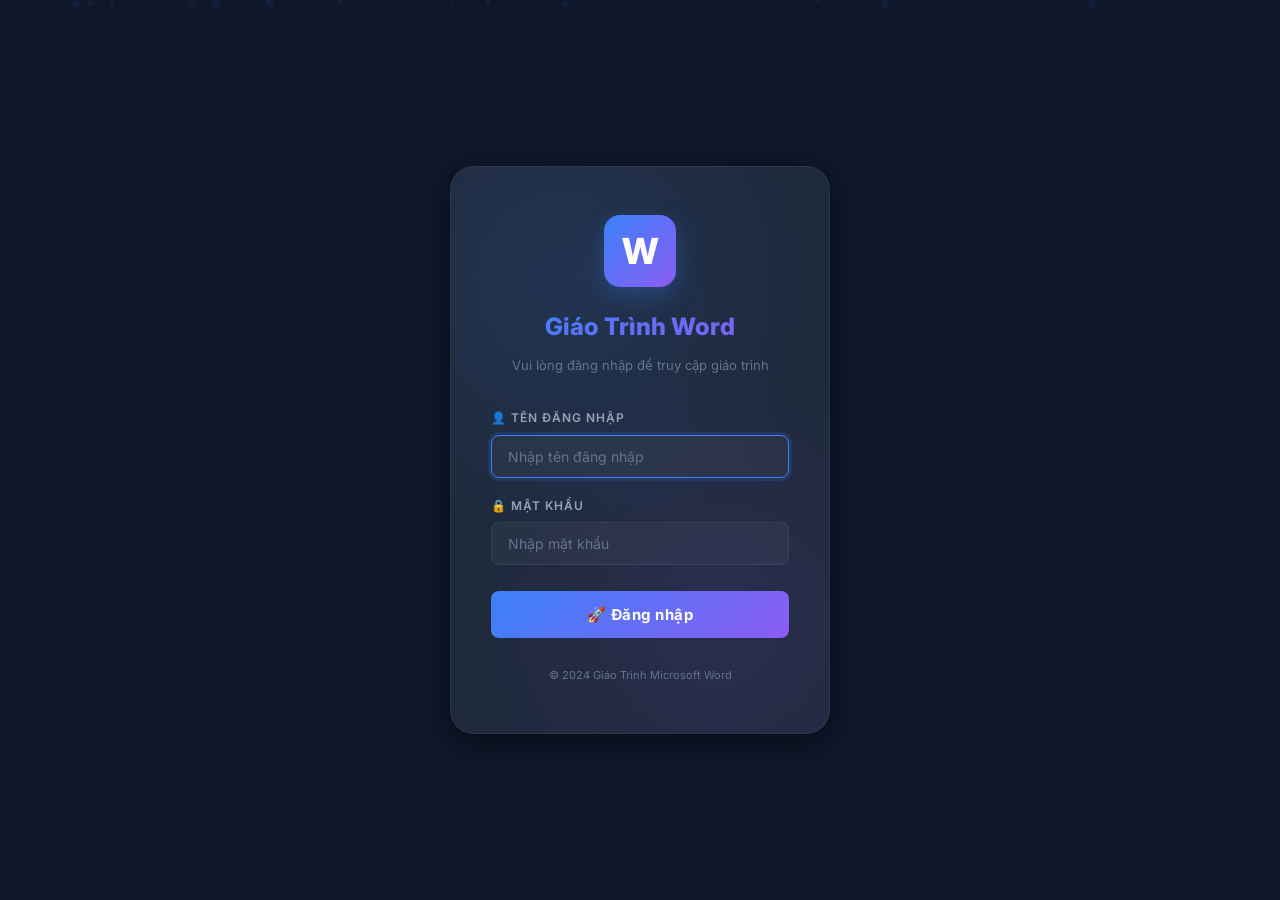
<file: chuong2.html>
<!DOCTYPE html>
<html lang="vi">
<head>
  <meta charset="UTF-8">
  <meta name="viewport" content="width=device-width, initial-scale=1.0">
  <title>Chương 2: Định dạng Văn bản</title>
  <link rel="stylesheet" href="index.css">
  <script src="auth.js"></script>
</head>
<body>
  <button class="mobile-toggle" onclick="toggleSidebar()">☰</button>
  <div class="sidebar-overlay" id="overlay" onclick="toggleSidebar()"></div>
  <div class="page-wrapper">
    <nav class="sidebar" id="sidebar">
      <div class="sidebar-header"><div class="logo">W</div><h2>Giáo Trình Word<small>Từ cơ bản đến nâng cao</small></h2></div>
      <div class="sidebar-nav">
        <a href="index.html"><span class="nav-icon">🏠</span> Trang chủ</a><div class="nav-divider"></div>
        <a href="chuong1.html"><span class="nav-icon">📘</span> Chương 1 <span class="nav-num">01</span></a>
        <a href="chuong2.html" class="active"><span class="nav-icon">✏️</span> Chương 2 <span class="nav-num">02</span></a>
        <a href="chuong3.html"><span class="nav-icon">📐</span> Chương 3 <span class="nav-num">03</span></a>
        <a href="chuong4.html"><span class="nav-icon">📊</span> Chương 4 <span class="nav-num">04</span></a>
        <a href="chuong5.html"><span class="nav-icon">🖼️</span> Chương 5 <span class="nav-num">05</span></a>
        <a href="chuong6.html"><span class="nav-icon">📄</span> Chương 6 <span class="nav-num">06</span></a>
        <a href="chuong7.html"><span class="nav-icon">📑</span> Chương 7 <span class="nav-num">07</span></a>
        <a href="chuong8.html"><span class="nav-icon">📨</span> Chương 8 <span class="nav-num">08</span></a>
        <a href="chuong9.html"><span class="nav-icon">⚡</span> Chương 9 <span class="nav-num">09</span></a>
        <a href="chuong10.html"><span class="nav-icon">📋</span> Chương 10 <span class="nav-num">10</span></a>
        <div class="nav-divider"></div>
        <a href="bai-tap.html"><span class="nav-icon">🎯</span> Bài tập</a>
      </div>
    </nav>
    <main class="main-content content">
      <div class="chapter-header">
        <div class="ch-num">Chương 02</div>
        <h1>Định dạng Văn bản</h1>
        <p>Font, cỡ chữ, màu sắc, Bold/Italic/Underline, Format Painter và các thủ thuật định dạng ký tự.</p>
      </div>

      <section class="section">
        <h2 class="section-title"><span class="icon">🔤</span> 2.1 Nhóm Font (Home → Font)</h2>
        <p>Nhóm Font trên tab Home chứa tất cả công cụ định dạng ký tự:</p>
        <div class="card">
          <h3>📋 Bảng phím tắt định dạng ký tự</h3>
          <table class="styled-table">
            <thead><tr><th>Thuộc tính</th><th>Phím tắt</th><th>Mô tả</th></tr></thead>
            <tbody>
              <tr><td>Bold</td><td><kbd>Ctrl+B</kbd></td><td>In đậm</td></tr>
              <tr><td>Italic</td><td><kbd>Ctrl+I</kbd></td><td>In nghiêng</td></tr>
              <tr><td>Underline</td><td><kbd>Ctrl+U</kbd></td><td>Gạch chân</td></tr>
              <tr><td>Strikethrough</td><td>—</td><td>Gạch ngang: <s>text</s></td></tr>
              <tr><td>Subscript</td><td><kbd>Ctrl+=</kbd></td><td>Chỉ số dưới: H₂O</td></tr>
              <tr><td>Superscript</td><td><kbd>Ctrl+Shift++</kbd></td><td>Chỉ số trên: X²</td></tr>
              <tr><td>Change Case</td><td><kbd>Shift+F3</kbd></td><td>Đổi HOA/thường</td></tr>
              <tr><td>Clear Format</td><td><kbd>Ctrl+Space</kbd></td><td>Xóa định dạng</td></tr>
            </tbody>
          </table>
        </div>
      </section>

      <section class="section">
        <h2 class="section-title"><span class="icon">🎨</span> 2.2 Font và Cỡ chữ</h2>
        <div class="card">
          <h3>Font phổ biến cho văn bản tiếng Việt</h3>
          <table class="styled-table">
            <thead><tr><th>Font</th><th>Kiểu</th><th>Dùng cho</th></tr></thead>
            <tbody>
              <tr><td>Times New Roman</td><td>Serif</td><td>Văn bản hành chính, luận văn</td></tr>
              <tr><td>Arial</td><td>Sans-serif</td><td>Tài liệu chung, email</td></tr>
              <tr><td>Calibri</td><td>Sans-serif</td><td>Mặc định Word 2007+</td></tr>
            </tbody>
          </table>
        </div>
        <h3>Phím tắt cỡ chữ</h3>
        <div class="shortcut-grid">
          <div class="shortcut-item"><span>Tăng cỡ</span><kbd>Ctrl+Shift+></kbd></div>
          <div class="shortcut-item"><span>Giảm cỡ</span><kbd>Ctrl+Shift+<</kbd></div>
          <div class="shortcut-item"><span>Tăng 1pt</span><kbd>Ctrl+]</kbd></div>
          <div class="shortcut-item"><span>Giảm 1pt</span><kbd>Ctrl+[</kbd></div>
        </div>
        <div class="info-box note">
          <span class="box-icon">📌</span>
          <div>Văn bản hành chính VN: <strong>Times New Roman, 13-14pt</strong> (Nghị định 30/2020/NĐ-CP).</div>
        </div>
      </section>

      <section class="section">
        <h2 class="section-title"><span class="icon">🖌️</span> 2.3 Format Painter</h2>
        <p>Sao chép định dạng từ đoạn này sang đoạn khác – công cụ tiết kiệm thời gian nhất.</p>
        <div class="steps">
          <div class="step"><div class="step-content"><p>Chọn văn bản có định dạng muốn sao chép</p></div></div>
          <div class="step"><div class="step-content"><p>Click <strong>Format Painter</strong> 🖌️ (hoặc <kbd>Ctrl+Shift+C</kbd>)</p></div></div>
          <div class="step"><div class="step-content"><p>Bôi đen văn bản đích (hoặc <kbd>Ctrl+Shift+V</kbd>)</p></div></div>
        </div>
        <div class="info-box tip">
          <span class="box-icon">💡</span>
          <div><strong>Double-click</strong> Format Painter để sao chép cho nhiều vùng. Nhấn <kbd>Esc</kbd> để thoát.</div>
        </div>
      </section>

      <section class="section">
        <h2 class="section-title"><span class="icon">⚙️</span> 2.4 Hộp thoại Font nâng cao</h2>
        <p>Nhấn <kbd>Ctrl+D</kbd> để mở hộp thoại Font đầy đủ với các tùy chọn nâng cao:</p>
        <ul>
          <li><strong>Character Spacing</strong> – Khoảng cách ký tự (Expanded/Condensed)</li>
          <li><strong>Scale</strong> – Co giãn ký tự theo chiều ngang</li>
          <li><strong>Position</strong> – Di chuyển ký tự lên/xuống</li>
          <li><strong>Kerning</strong> – Điều chỉnh khoảng cách cặp ký tự</li>
        </ul>
      </section>

      <section class="section">
        <h2 class="section-title"><span class="icon">🎯</span> 2.5 Bài tập thực hành</h2>

        <div class="exercise">
          <div class="exercise-header"><span class="ex-icon">📝</span> BT 2.1 – Định dạng cơ bản (Dễ)</div>
          <div class="exercise-body">
            <div class="requirement">
              <p>Soạn: <em>"Công ty TNHH ABC xin thông báo chương trình khuyến mãi giảm 50%."</em></p>
              <ol>
                <li>"Công ty TNHH ABC" → Bold, Times New Roman, 14pt, màu xanh</li>
                <li>"xin thông báo" → Italic</li>
                <li>"khuyến mãi" → Bold + Underline, màu đỏ</li>
                <li>"50%" → Bold, 18pt, Superscript cho %</li>
              </ol>
            </div>
            <button class="answer-toggle" onclick="toggleAnswer('a1')">👁️ Xem đáp án</button>
            <div class="answer-content" id="a1">
              <h4>✅ Đáp án:</h4>
              <p>Gõ toàn bộ → Bôi đen "Công ty TNHH ABC" → <kbd>Ctrl+B</kbd>, chọn Font/Size/Color → Bôi đen "xin thông báo" → <kbd>Ctrl+I</kbd> → Bôi đen "khuyến mãi" → <kbd>Ctrl+B</kbd> + <kbd>Ctrl+U</kbd>, Red → Bôi đen "%" → <kbd>Ctrl+Shift++</kbd></p>
            </div>
          </div>
        </div>

        <div class="exercise">
          <div class="exercise-header"><span class="ex-icon">📝</span> BT 2.2 – Công thức hóa học (TB)</div>
          <div class="exercise-body">
            <div class="requirement">
              <p>Soạn: H₂O, CO₂, H₂SO₄, E=mc², a²+b²=c²</p>
            </div>
            <button class="answer-toggle" onclick="toggleAnswer('a2')">👁️ Xem đáp án</button>
            <div class="answer-content" id="a2">
              <h4>✅ Đáp án:</h4>
              <p>Gõ "H2O" → Bôi đen "2" → <kbd>Ctrl+=</kbd> (Subscript). Cho mc² → Bôi đen "2" → <kbd>Ctrl+Shift++</kbd> (Superscript).</p>
            </div>
          </div>
        </div>

        <div class="exercise">
          <div class="exercise-header"><span class="ex-icon">📝</span> BT 2.3 – Format Painter (Khó)</div>
          <div class="exercise-body">
            <div class="requirement">
              <p>Soạn 5 tiêu đề chương sách. Định dạng tiêu đề 1: Arial, 16pt, Bold, xanh đậm, UPPERCASE. Dùng Format Painter (double-click) áp dụng cho 4 tiêu đề còn lại.</p>
            </div>
            <button class="answer-toggle" onclick="toggleAnswer('a3')">👁️ Xem đáp án</button>
            <div class="answer-content" id="a3">
              <h4>✅ Đáp án:</h4>
              <p>Định dạng tiêu đề 1 → <kbd>Shift+F3</kbd> để UPPERCASE → Double-click Format Painter → Lần lượt bôi đen tiêu đề 2-5 → <kbd>Esc</kbd>.</p>
            </div>
          </div>
        </div>
      </section>

      
      <!-- Notes Section -->
      <section class="notes-section" id="notes-section" data-page="chuong2">
        <h2 class="section-title"><span class="icon">📝</span> Ghi chú của bạn <span class="notes-count-badge"><span class="notes-count">0</span></span></h2>
        <form class="notes-form">
          <textarea class="notes-input" placeholder="Viết ghi chú tại đây..." rows="1"></textarea>
          <button type="submit" class="notes-submit">💾 Lưu</button>
        </form>
        <div class="notes-list"></div>
      </section>

      <div class="chapter-nav-bottom">
        <a href="chuong1.html"><small>← Chương trước</small> Giới thiệu Word</a>
        <a href="chuong3.html"><small>Chương tiếp →</small> Định dạng đoạn văn</a>
      </div>
    </main>
  </div>
  <script>
    function toggleSidebar(){document.getElementById('sidebar').classList.toggle('open');document.getElementById('overlay').classList.toggle('show');}
    function toggleAnswer(id){document.getElementById(id).classList.toggle('show');}
  </script>
  <script src="notes.js"></script>
</body>
</html>
</file>
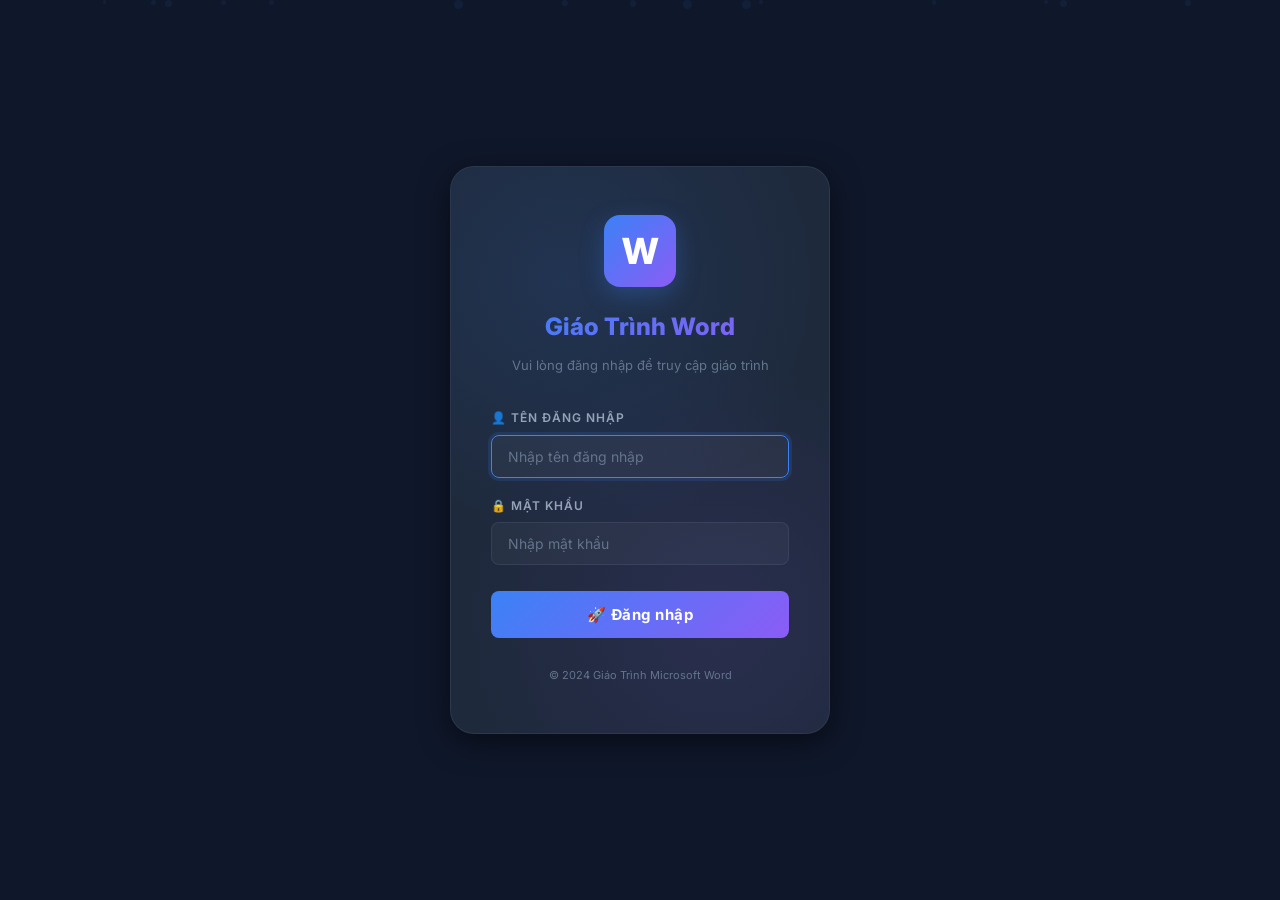
<file: chuong3.html>
<!DOCTYPE html>
<html lang="vi">
<head>
  <meta charset="UTF-8"><meta name="viewport" content="width=device-width, initial-scale=1.0">
  <title>Chương 3: Định dạng Đoạn văn</title>
  <link rel="stylesheet" href="index.css">
  <script src="auth.js"></script>
</head>
<body>
  <button class="mobile-toggle" onclick="toggleSidebar()">☰</button>
  <div class="sidebar-overlay" id="overlay" onclick="toggleSidebar()"></div>
  <div class="page-wrapper">
    <nav class="sidebar" id="sidebar">
      <div class="sidebar-header"><div class="logo">W</div><h2>Giáo Trình Word<small>Từ cơ bản đến nâng cao</small></h2></div>
      <div class="sidebar-nav">
        <a href="index.html"><span class="nav-icon">🏠</span> Trang chủ</a><div class="nav-divider"></div>
        <a href="chuong1.html"><span class="nav-icon">📘</span> Chương 1<span class="nav-num">01</span></a>
        <a href="chuong2.html"><span class="nav-icon">✏️</span> Chương 2<span class="nav-num">02</span></a>
        <a href="chuong3.html" class="active"><span class="nav-icon">📐</span> Chương 3<span class="nav-num">03</span></a>
        <a href="chuong4.html"><span class="nav-icon">📊</span> Chương 4<span class="nav-num">04</span></a>
        <a href="chuong5.html"><span class="nav-icon">🖼️</span> Chương 5<span class="nav-num">05</span></a>
        <a href="chuong6.html"><span class="nav-icon">📄</span> Chương 6<span class="nav-num">06</span></a>
        <a href="chuong7.html"><span class="nav-icon">📑</span> Chương 7<span class="nav-num">07</span></a>
        <a href="chuong8.html"><span class="nav-icon">📨</span> Chương 8<span class="nav-num">08</span></a>
        <a href="chuong9.html"><span class="nav-icon">⚡</span> Chương 9<span class="nav-num">09</span></a>
        <a href="chuong10.html"><span class="nav-icon">📋</span> Chương 10<span class="nav-num">10</span></a>
        <div class="nav-divider"></div><a href="bai-tap.html"><span class="nav-icon">🎯</span> Bài tập</a>
      </div>
    </nav>
    <main class="main-content content">
      <div class="chapter-header">
        <div class="ch-num">Chương 03</div>
        <h1>Định dạng Đoạn văn</h1>
        <p>Căn lề, thụt lề, khoảng cách dòng, Bullets & Numbering, Tabs và Borders.</p>
      </div>

      <section class="section">
        <h2 class="section-title"><span class="icon">↔️</span> 3.1 Căn lề đoạn văn (Alignment)</h2>
        <div class="card">
          <table class="styled-table">
            <thead><tr><th>Kiểu căn lề</th><th>Phím tắt</th><th>Mô tả</th></tr></thead>
            <tbody>
              <tr><td>Align Left (Trái)</td><td><kbd>Ctrl+L</kbd></td><td>Căn văn bản sang trái (mặc định)</td></tr>
              <tr><td>Center (Giữa)</td><td><kbd>Ctrl+E</kbd></td><td>Căn giữa - dùng cho tiêu đề</td></tr>
              <tr><td>Align Right (Phải)</td><td><kbd>Ctrl+R</kbd></td><td>Căn phải - dùng cho ngày tháng, ký tên</td></tr>
              <tr><td>Justify (Đều)</td><td><kbd>Ctrl+J</kbd></td><td>Căn đều hai bên - dùng cho nội dung chính</td></tr>
            </tbody>
          </table>
        </div>
        <div class="info-box note">
          <span class="box-icon">📌</span>
          <div>Văn bản hành chính VN luôn căn đều hai bên (<strong>Justify</strong>) cho phần nội dung.</div>
        </div>
      </section>

      <section class="section">
        <h2 class="section-title"><span class="icon">📏</span> 3.2 Thụt lề (Indentation)</h2>
        <p>Thụt lề giúp phân biệt các đoạn văn và tạo cấu trúc rõ ràng.</p>
        <div class="card">
          <h3>Các loại thụt lề</h3>
          <ul>
            <li><strong>Left Indent</strong> – Thụt toàn bộ đoạn từ bên trái</li>
            <li><strong>Right Indent</strong> – Thụt toàn bộ đoạn từ bên phải</li>
            <li><strong>First Line Indent</strong> – Chỉ thụt dòng đầu tiên (phổ biến nhất)</li>
            <li><strong>Hanging Indent</strong> – Thụt các dòng sau, dòng đầu giữ nguyên</li>
          </ul>
        </div>
        <div class="shortcut-grid">
          <div class="shortcut-item"><span>Tăng thụt lề</span><kbd>Tab</kbd></div>
          <div class="shortcut-item"><span>Giảm thụt lề</span><kbd>Shift+Tab</kbd></div>
          <div class="shortcut-item"><span>Tăng indent</span><kbd>Ctrl+M</kbd></div>
          <div class="shortcut-item"><span>Giảm indent</span><kbd>Ctrl+Shift+M</kbd></div>
        </div>
        <div class="info-box tip">
          <span class="box-icon">💡</span>
          <div>Để tạo <strong>First Line Indent</strong>: Home → Paragraph ↘ → Special → First line → By: 1.27cm (mặc định).</div>
        </div>
      </section>

      <section class="section">
        <h2 class="section-title"><span class="icon">↕️</span> 3.3 Khoảng cách dòng & đoạn</h2>
        <div class="card">
          <h3>Line Spacing (Khoảng cách dòng)</h3>
          <table class="styled-table">
            <thead><tr><th>Giá trị</th><th>Phím tắt</th><th>Dùng cho</th></tr></thead>
            <tbody>
              <tr><td>Single (1.0)</td><td><kbd>Ctrl+1</kbd></td><td>Bảng, ghi chú</td></tr>
              <tr><td>1.5 lines</td><td><kbd>Ctrl+5</kbd></td><td>Văn bản thông thường</td></tr>
              <tr><td>Double (2.0)</td><td><kbd>Ctrl+2</kbd></td><td>Luận văn, bản thảo</td></tr>
              <tr><td>Exactly</td><td>—</td><td>Giá trị chính xác (pt)</td></tr>
              <tr><td>Multiple</td><td>—</td><td>Tùy chỉnh (VD: 1.2, 1.3)</td></tr>
            </tbody>
          </table>
        </div>
        <div class="card">
          <h3>Paragraph Spacing (Khoảng cách đoạn)</h3>
          <ul>
            <li><strong>Before</strong> – Khoảng cách trước đoạn (pt)</li>
            <li><strong>After</strong> – Khoảng cách sau đoạn (pt)</li>
          </ul>
          <p>Mặc định Word: Before 0pt, After 8pt. Văn bản hành chính: trước 6pt, sau 6pt.</p>
        </div>
      </section>

      <section class="section">
        <h2 class="section-title"><span class="icon">📋</span> 3.4 Bullets & Numbering</h2>
        <p>Danh sách đánh dấu (Bullets) và danh sách đánh số (Numbering) giúp trình bày thông tin có cấu trúc.</p>
        <div class="card">
          <h3>Cách tạo danh sách</h3>
          <div class="steps">
            <div class="step"><div class="step-content"><p>Tab Home → nhóm Paragraph → chọn <strong>Bullets</strong> hoặc <strong>Numbering</strong></p></div></div>
            <div class="step"><div class="step-content"><p>Gõ nội dung → Enter để thêm mục mới</p></div></div>
            <div class="step"><div class="step-content"><p>Nhấn <kbd>Tab</kbd> để tạo cấp con (sub-level), <kbd>Shift+Tab</kbd> để quay lại cấp cha</p></div></div>
            <div class="step"><div class="step-content"><p>Nhấn <strong>Enter 2 lần</strong> hoặc <strong>Backspace</strong> ở dòng trống để kết thúc danh sách</p></div></div>
          </div>
        </div>
        <div class="card">
          <h3>Multilevel List (Danh sách đa cấp)</h3>
          <p>Dùng cho mục lục, dàn bài, quy trình phức tạp:</p>
          <div class="code-block">1. Chương I
   1.1. Mục 1
      1.1.1. Tiểu mục a
      1.1.2. Tiểu mục b
   1.2. Mục 2
2. Chương II</div>
          <p>Vào <strong>Home → Multilevel List</strong> → Chọn mẫu phù hợp.</p>
        </div>
      </section>

      <section class="section">
        <h2 class="section-title"><span class="icon">📍</span> 3.5 Tab Stops</h2>
        <p>Tab Stops định vị trí dừng khi nhấn phím Tab, rất hữu ích cho việc tạo form, mục lục.</p>
        <div class="card">
          <h3>Các loại Tab Stop</h3>
          <table class="styled-table">
            <thead><tr><th>Loại</th><th>Ký hiệu</th><th>Mô tả</th></tr></thead>
            <tbody>
              <tr><td>Left Tab</td><td>L</td><td>Text bắt đầu từ vị trí tab sang phải</td></tr>
              <tr><td>Center Tab</td><td>⊥</td><td>Text căn giữa tại vị trí tab</td></tr>
              <tr><td>Right Tab</td><td>⌐</td><td>Text kết thúc tại vị trí tab</td></tr>
              <tr><td>Decimal Tab</td><td>.</td><td>Căn theo dấu thập phân</td></tr>
            </tbody>
          </table>
        </div>
        <p><strong>Leader</strong> (đường dẫn tab): dấu chấm, gạch ngang, gạch dưới nối giữa các tab – thường dùng cho mục lục.</p>
      </section>

      <section class="section">
        <h2 class="section-title"><span class="icon">🎯</span> 3.6 Bài tập thực hành</h2>

        <div class="exercise">
          <div class="exercise-header"><span class="ex-icon">📝</span> BT 3.1 – Soạn nội quy (Dễ)</div>
          <div class="exercise-body">
            <div class="requirement">
              <p>Soạn "NỘI QUY CÔNG TY" gồm: Tiêu đề căn giữa, Bold, 16pt. Nội dung 5 điều quy định dạng Numbering, căn Justify, First Line Indent 1.27cm, Line spacing 1.5.</p>
            </div>
            <button class="answer-toggle" onclick="toggleAnswer('a1')">👁️ Xem đáp án</button>
            <div class="answer-content" id="a1">
              <h4>✅ Đáp án:</h4>
              <p>Gõ tiêu đề → <kbd>Ctrl+E</kbd>, Bold, 16pt → Enter → <kbd>Ctrl+J</kbd> → Paragraph: First line 1.27cm, Line spacing 1.5 → Numbering → Gõ 5 điều.</p>
            </div>
          </div>
        </div>

        <div class="exercise">
          <div class="exercise-header"><span class="ex-icon">📝</span> BT 3.2 – Mục lục với Tab (TB)</div>
          <div class="exercise-body">
            <div class="requirement">
              <p>Tạo mục lục giả với Tab Stop: Left tab ở 1cm, Right tab ở 15cm với Leader dấu chấm. VD:</p>
              <div class="code-block">Chương 1: Giới thiệu...................1
Chương 2: Nội dung chính...............5
Chương 3: Kết luận....................12</div>
            </div>
            <button class="answer-toggle" onclick="toggleAnswer('a2')">👁️ Xem đáp án</button>
            <div class="answer-content" id="a2">
              <h4>✅ Đáp án:</h4>
              <p>Paragraph → Tabs → Position: 15cm, Alignment: Right, Leader: 2 (dấu chấm) → Set → OK. Gõ "Chương 1: Giới thiệu" → nhấn Tab → gõ "1".</p>
            </div>
          </div>
        </div>

        <div class="exercise">
          <div class="exercise-header"><span class="ex-icon">📝</span> BT 3.3 – Báo cáo chuyên nghiệp (Khó)</div>
          <div class="exercise-body">
            <div class="requirement">
              <p>Soạn một báo cáo ngắn (1 trang) với đầy đủ: Tiêu đề (Center, 16pt, Bold), phần mở đầu (Justify, First line, 1.5 spacing), danh sách Multilevel 3 cấp, phần kết luận, ngày tháng căn phải.</p>
            </div>
            <button class="answer-toggle" onclick="toggleAnswer('a3')">👁️ Xem đáp án</button>
            <div class="answer-content" id="a3">
              <h4>✅ Đáp án:</h4>
              <p>Áp dụng tổng hợp: <kbd>Ctrl+E</kbd> cho tiêu đề, <kbd>Ctrl+J</kbd> cho nội dung, First Line Indent 1.27cm, Multilevel List cho dàn bài, <kbd>Ctrl+R</kbd> cho ngày tháng cuối.</p>
            </div>
          </div>
        </div>
      </section>

      
      <!-- Notes Section -->
      <section class="notes-section" id="notes-section" data-page="chuong3">
        <h2 class="section-title"><span class="icon">📝</span> Ghi chú của bạn <span class="notes-count-badge"><span class="notes-count">0</span></span></h2>
        <form class="notes-form">
          <textarea class="notes-input" placeholder="Viết ghi chú tại đây..." rows="1"></textarea>
          <button type="submit" class="notes-submit">💾 Lưu</button>
        </form>
        <div class="notes-list"></div>
      </section>

      <div class="chapter-nav-bottom">
        <a href="chuong2.html"><small>← Chương trước</small> Định dạng văn bản</a>
        <a href="chuong4.html"><small>Chương tiếp →</small> Bảng biểu</a>
      </div>
    </main>
  </div>
  <script>
    function toggleSidebar(){document.getElementById('sidebar').classList.toggle('open');document.getElementById('overlay').classList.toggle('show');}
    function toggleAnswer(id){document.getElementById(id).classList.toggle('show');}
  </script>
  <script src="notes.js"></script>
</body>
</html>
</file>
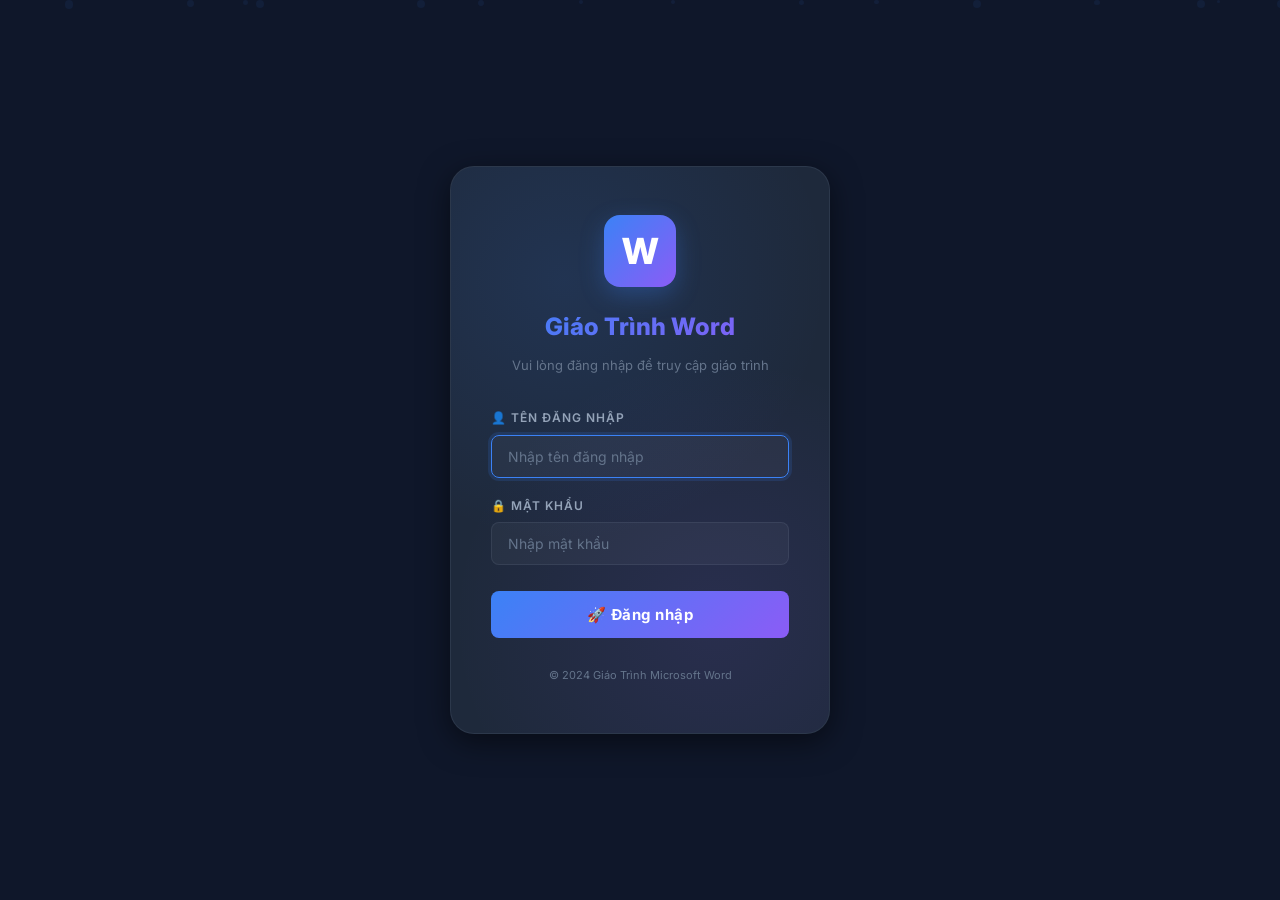
<file: chuong4.html>
<!DOCTYPE html>
<html lang="vi">
<head>
  <meta charset="UTF-8"><meta name="viewport" content="width=device-width, initial-scale=1.0">
  <title>Chương 4: Bảng biểu (Tables)</title>
  <link rel="stylesheet" href="index.css">
  <script src="auth.js"></script>
</head>
<body>
  <button class="mobile-toggle" onclick="toggleSidebar()">☰</button>
  <div class="sidebar-overlay" id="overlay" onclick="toggleSidebar()"></div>
  <div class="page-wrapper">
    <nav class="sidebar" id="sidebar">
      <div class="sidebar-header"><div class="logo">W</div><h2>Giáo Trình Word<small>Từ cơ bản đến nâng cao</small></h2></div>
      <div class="sidebar-nav">
        <a href="index.html"><span class="nav-icon">🏠</span> Trang chủ</a><div class="nav-divider"></div>
        <a href="chuong1.html"><span class="nav-icon">📘</span> Chương 1<span class="nav-num">01</span></a>
        <a href="chuong2.html"><span class="nav-icon">✏️</span> Chương 2<span class="nav-num">02</span></a>
        <a href="chuong3.html"><span class="nav-icon">📐</span> Chương 3<span class="nav-num">03</span></a>
        <a href="chuong4.html" class="active"><span class="nav-icon">📊</span> Chương 4<span class="nav-num">04</span></a>
        <a href="chuong5.html"><span class="nav-icon">🖼️</span> Chương 5<span class="nav-num">05</span></a>
        <a href="chuong6.html"><span class="nav-icon">📄</span> Chương 6<span class="nav-num">06</span></a>
        <a href="chuong7.html"><span class="nav-icon">📑</span> Chương 7<span class="nav-num">07</span></a>
        <a href="chuong8.html"><span class="nav-icon">📨</span> Chương 8<span class="nav-num">08</span></a>
        <a href="chuong9.html"><span class="nav-icon">⚡</span> Chương 9<span class="nav-num">09</span></a>
        <a href="chuong10.html"><span class="nav-icon">📋</span> Chương 10<span class="nav-num">10</span></a>
        <div class="nav-divider"></div><a href="bai-tap.html"><span class="nav-icon">🎯</span> Bài tập</a>
      </div>
    </nav>
    <main class="main-content content">
      <div class="chapter-header">
        <div class="ch-num">Chương 04</div>
        <h1>Bảng biểu (Tables)</h1>
        <p>Tạo, chỉnh sửa, định dạng bảng. Merge/Split, Formulas, Table Styles, bảng lương và bảng điểm.</p>
      </div>

      <section class="section">
        <h2 class="section-title"><span class="icon">➕</span> 4.1 Tạo bảng</h2>
        <div class="card">
          <h3>Các cách tạo bảng</h3>
          <ol>
            <li><strong>Insert → Table → Kéo chọn</strong> số hàng × cột (tối đa 10×8)</li>
            <li><strong>Insert → Table → Insert Table...</strong> → Nhập số cột, số hàng</li>
            <li><strong>Insert → Table → Draw Table</strong> → Vẽ bảng bằng chuột</li>
            <li><strong>Insert → Table → Excel Spreadsheet</strong> → Chèn bảng tính Excel</li>
            <li><strong>Gõ nhanh:</strong> Gõ <code>+---+---+---+</code> rồi Enter → Tự tạo bảng 3 cột</li>
          </ol>
        </div>
        <div class="info-box tip">
          <span class="box-icon">💡</span>
          <div>Di chuyển trong bảng: <kbd>Tab</kbd> = ô tiếp theo, <kbd>Shift+Tab</kbd> = ô trước. Nhấn <kbd>Tab</kbd> ở ô cuối cùng sẽ tạo hàng mới.</div>
        </div>
      </section>

      <section class="section">
        <h2 class="section-title"><span class="icon">✂️</span> 4.2 Chỉnh sửa bảng</h2>
        <div class="card">
          <h3>Thao tác cơ bản</h3>
          <table class="styled-table">
            <thead><tr><th>Thao tác</th><th>Cách thực hiện</th></tr></thead>
            <tbody>
              <tr><td>Chọn ô</td><td>Click vào cạnh trái ô (con trỏ →)</td></tr>
              <tr><td>Chọn hàng</td><td>Click vào lề trái bảng</td></tr>
              <tr><td>Chọn cột</td><td>Click cạnh trên cột (con trỏ ↓)</td></tr>
              <tr><td>Chọn toàn bảng</td><td>Click ⊞ ở góc trên trái bảng</td></tr>
              <tr><td>Thêm hàng</td><td>Layout → Insert Above/Below</td></tr>
              <tr><td>Thêm cột</td><td>Layout → Insert Left/Right</td></tr>
              <tr><td>Xóa hàng/cột</td><td>Layout → Delete → Rows/Columns</td></tr>
              <tr><td>Merge Cells</td><td>Chọn các ô → Layout → Merge Cells</td></tr>
              <tr><td>Split Cells</td><td>Chọn ô → Layout → Split Cells</td></tr>
            </tbody>
          </table>
        </div>
      </section>

      <section class="section">
        <h2 class="section-title"><span class="icon">🎨</span> 4.3 Định dạng bảng</h2>
        <div class="card">
          <h3>Table Styles</h3>
          <p>Click vào bảng → Tab <strong>Design</strong> → Chọn mẫu từ <strong>Table Styles</strong> gallery. Có thể tùy chỉnh thêm:</p>
          <ul>
            <li><strong>Header Row</strong> – Tô đậm hàng tiêu đề</li>
            <li><strong>Banded Rows</strong> – Xen kẽ màu nền giữa các hàng</li>
            <li><strong>First Column</strong> – Tô đậm cột đầu tiên</li>
            <li><strong>Borders</strong> – Tùy chỉnh đường viền</li>
            <li><strong>Shading</strong> – Tô màu nền ô</li>
          </ul>
        </div>
        <div class="card">
          <h3>Auto Fit (Tự điều chỉnh kích thước)</h3>
          <ul>
            <li><strong>AutoFit Contents</strong> – Co bảng theo nội dung</li>
            <li><strong>AutoFit Window</strong> – Bảng rộng bằng trang</li>
            <li><strong>Fixed Column Width</strong> – Giữ nguyên chiều rộng cột</li>
          </ul>
        </div>
      </section>

      <section class="section">
        <h2 class="section-title"><span class="icon">🔢</span> 4.4 Công thức trong bảng</h2>
        <p>Word hỗ trợ một số công thức tính toán đơn giản trong bảng:</p>
        <div class="card">
          <h3>Cách chèn công thức</h3>
          <div class="steps">
            <div class="step"><div class="step-content"><p>Click vào ô cần chứa kết quả</p></div></div>
            <div class="step"><div class="step-content"><p>Tab Layout → <strong>Formula</strong></p></div></div>
            <div class="step"><div class="step-content"><p>Nhập công thức, ví dụ: <code>=SUM(ABOVE)</code></p></div></div>
          </div>
        </div>
        <div class="card">
          <h3>Các công thức thường dùng</h3>
          <table class="styled-table">
            <thead><tr><th>Công thức</th><th>Ý nghĩa</th></tr></thead>
            <tbody>
              <tr><td><code>=SUM(ABOVE)</code></td><td>Tổng các ô phía trên</td></tr>
              <tr><td><code>=SUM(LEFT)</code></td><td>Tổng các ô bên trái</td></tr>
              <tr><td><code>=AVERAGE(ABOVE)</code></td><td>Trung bình phía trên</td></tr>
              <tr><td><code>=MAX(ABOVE)</code></td><td>Giá trị lớn nhất phía trên</td></tr>
              <tr><td><code>=MIN(ABOVE)</code></td><td>Giá trị nhỏ nhất phía trên</td></tr>
              <tr><td><code>=COUNT(ABOVE)</code></td><td>Đếm số ô phía trên</td></tr>
              <tr><td><code>=B2*C2</code></td><td>Tham chiếu ô cụ thể (cột B, hàng 2)</td></tr>
            </tbody>
          </table>
        </div>
        <div class="info-box warning">
          <span class="box-icon">⚠️</span>
          <div>Công thức trong Word <strong>không tự cập nhật</strong> khi thay đổi dữ liệu. Nhấn <kbd>F9</kbd> để cập nhật hoặc click phải → Update Field.</div>
        </div>
      </section>

      <section class="section">
        <h2 class="section-title"><span class="icon">📊</span> 4.5 Sắp xếp dữ liệu (Sort)</h2>
        <p>Click vào bảng → Layout → <strong>Sort</strong>:</p>
        <ul>
          <li>Chọn cột cần sắp xếp (Sort by)</li>
          <li>Kiểu: Text, Number, Date</li>
          <li>Thứ tự: Ascending (tăng dần) hoặc Descending (giảm dần)</li>
          <li>Check "My list has: Header row" nếu hàng đầu là tiêu đề</li>
        </ul>
      </section>

      <section class="section">
        <h2 class="section-title"><span class="icon">🎯</span> 4.6 Bài tập thực hành</h2>

        <div class="exercise">
          <div class="exercise-header"><span class="ex-icon">📝</span> BT 4.1 – Bảng chấm công (Dễ)</div>
          <div class="exercise-body">
            <div class="requirement">
              <p>Tạo bảng 5 cột × 8 hàng: STT | Họ tên | Ngày công | Ngày nghỉ | Ghi chú. Hàng tiêu đề: Bold, Center, nền xanh nhạt. Merge 2 ô cuối cột "Ghi chú". Áp dụng Table Style.</p>
            </div>
            <button class="answer-toggle" onclick="toggleAnswer('a1')">👁️ Xem đáp án</button>
            <div class="answer-content" id="a1"><h4>✅ Đáp án:</h4><p>Insert → Table 5×8 → Gõ tiêu đề → Bôi đen hàng 1 → Bold, Center, Shading = Light Blue → Chọn 2 ô cuối cột Ghi chú → Merge Cells → Design → chọn Table Style.</p></div>
          </div>
        </div>

        <div class="exercise">
          <div class="exercise-header"><span class="ex-icon">📝</span> BT 4.2 – Bảng điểm học sinh (TB)</div>
          <div class="exercise-body">
            <div class="requirement">
              <p>Tạo bảng điểm: STT | Họ tên | Toán | Văn | Anh | Trung bình. Nhập 5 học sinh. Dùng <code>=AVERAGE(LEFT)</code> để tính trung bình. Sort theo Trung bình giảm dần.</p>
            </div>
            <button class="answer-toggle" onclick="toggleAnswer('a2')">👁️ Xem đáp án</button>
            <div class="answer-content" id="a2"><h4>✅ Đáp án:</h4><p>Tạo bảng 6 cột × 6 hàng → Nhập dữ liệu → Cột TB: Layout → Formula → <code>=AVERAGE(C2:E2)</code> hoặc <code>=AVERAGE(LEFT)</code> → Number format: 0.0 → Lặp lại cho 5 hàng → Sort by cột TB, Descending.</p></div>
          </div>
        </div>

        <div class="exercise">
          <div class="exercise-header"><span class="ex-icon">📝</span> BT 4.3 – Bảng lương (Khó)</div>
          <div class="exercise-body">
            <div class="requirement">
              <p>Tạo bảng lương: STT | Họ tên | Lương cơ bản | Phụ cấp | Bảo hiểm (8%) | Thực lãnh. Nhập 5 nhân viên. Tính Bảo hiểm = Lương CB × 8%, Thực lãnh = LCB + Phụ cấp - BH. Hàng cuối: Merge cột 1-2, ghi "TỔNG CỘNG", tính SUM.</p>
            </div>
            <button class="answer-toggle" onclick="toggleAnswer('a3')">👁️ Xem đáp án</button>
            <div class="answer-content" id="a3"><h4>✅ Đáp án:</h4><p>Tạo bảng 6 cột × 7 hàng → Nhập dữ liệu → Cột BH: <code>=C2*0.08</code> → Cột Thực lãnh: <code>=C2+D2-E2</code> → Hàng cuối: Merge A7:B7, gõ "TỔNG CỘNG" → Cột C7: <code>=SUM(ABOVE)</code>. Number format: #,##0.</p></div>
          </div>
        </div>
      </section>

      
      <!-- Notes Section -->
      <section class="notes-section" id="notes-section" data-page="chuong4">
        <h2 class="section-title"><span class="icon">📝</span> Ghi chú của bạn <span class="notes-count-badge"><span class="notes-count">0</span></span></h2>
        <form class="notes-form">
          <textarea class="notes-input" placeholder="Viết ghi chú tại đây..." rows="1"></textarea>
          <button type="submit" class="notes-submit">💾 Lưu</button>
        </form>
        <div class="notes-list"></div>
      </section>

      <div class="chapter-nav-bottom">
        <a href="chuong3.html"><small>← Chương trước</small> Định dạng đoạn văn</a>
        <a href="chuong5.html"><small>Chương tiếp →</small> Hình ảnh & Đồ họa</a>
      </div>
    </main>
  </div>
  <script>
    function toggleSidebar(){document.getElementById('sidebar').classList.toggle('open');document.getElementById('overlay').classList.toggle('show');}
    function toggleAnswer(id){document.getElementById(id).classList.toggle('show');}
  </script>
  <script src="notes.js"></script>
</body>
</html>
</file>
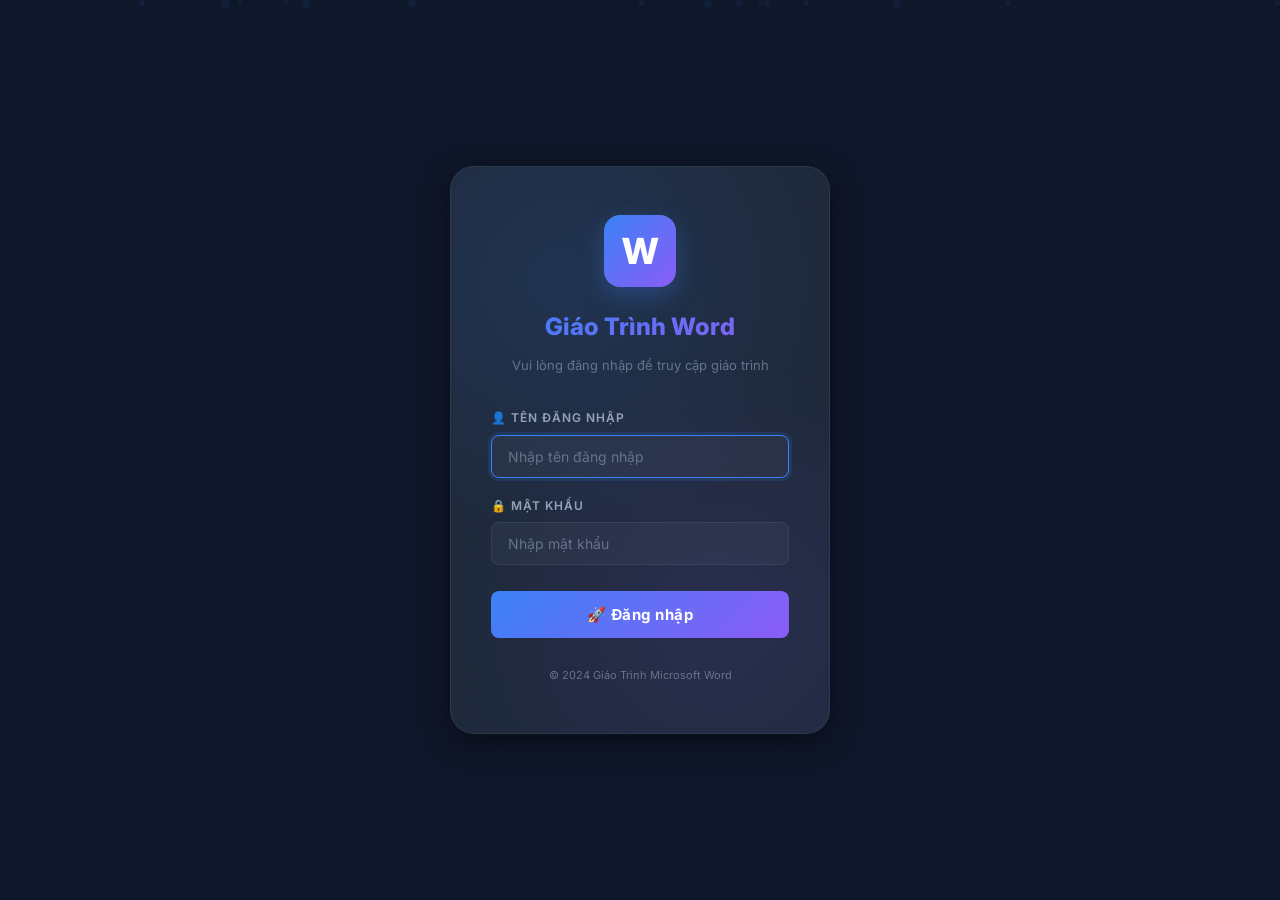
<file: chuong5.html>
<!DOCTYPE html>
<html lang="vi">
<head>
  <meta charset="UTF-8"><meta name="viewport" content="width=device-width, initial-scale=1.0">
  <title>Chương 5: Hình ảnh & Đồ họa</title>
  <link rel="stylesheet" href="index.css">
  <script src="auth.js"></script>
</head>
<body>
  <button class="mobile-toggle" onclick="toggleSidebar()">☰</button>
  <div class="sidebar-overlay" id="overlay" onclick="toggleSidebar()"></div>
  <div class="page-wrapper">
    <nav class="sidebar" id="sidebar">
      <div class="sidebar-header"><div class="logo">W</div><h2>Giáo Trình Word<small>Từ cơ bản đến nâng cao</small></h2></div>
      <div class="sidebar-nav">
        <a href="index.html"><span class="nav-icon">🏠</span> Trang chủ</a><div class="nav-divider"></div>
        <a href="chuong1.html"><span class="nav-icon">📘</span> Ch.1<span class="nav-num">01</span></a>
        <a href="chuong2.html"><span class="nav-icon">✏️</span> Ch.2<span class="nav-num">02</span></a>
        <a href="chuong3.html"><span class="nav-icon">📐</span> Ch.3<span class="nav-num">03</span></a>
        <a href="chuong4.html"><span class="nav-icon">📊</span> Ch.4<span class="nav-num">04</span></a>
        <a href="chuong5.html" class="active"><span class="nav-icon">🖼️</span> Ch.5<span class="nav-num">05</span></a>
        <a href="chuong6.html"><span class="nav-icon">📄</span> Ch.6<span class="nav-num">06</span></a>
        <a href="chuong7.html"><span class="nav-icon">📑</span> Ch.7<span class="nav-num">07</span></a>
        <a href="chuong8.html"><span class="nav-icon">📨</span> Ch.8<span class="nav-num">08</span></a>
        <a href="chuong9.html"><span class="nav-icon">⚡</span> Ch.9<span class="nav-num">09</span></a>
        <a href="chuong10.html"><span class="nav-icon">📋</span> Ch.10<span class="nav-num">10</span></a>
        <div class="nav-divider"></div><a href="bai-tap.html"><span class="nav-icon">🎯</span> Bài tập</a>
      </div>
    </nav>
    <main class="main-content content">
      <div class="chapter-header">
        <div class="ch-num">Chương 05</div>
        <h1>Hình ảnh & Đồ họa</h1>
        <p>Pictures, Shapes, SmartArt, WordArt, Text Box và Text Wrapping.</p>
      </div>

      <section class="section">
        <h2 class="section-title"><span class="icon">📷</span> 5.1 Chèn hình ảnh (Pictures)</h2>
        <div class="card">
          <h3>Các cách chèn hình</h3>
          <ol>
            <li><strong>Insert → Pictures → This Device</strong> – Chèn từ máy tính</li>
            <li><strong>Insert → Pictures → Online Pictures</strong> – Tìm ảnh trên mạng</li>
            <li><strong>Insert → Pictures → Stock Images</strong> – Ảnh miễn phí (Word 365)</li>
            <li><strong>Kéo thả</strong> – Kéo file ảnh từ thư mục vào tài liệu</li>
            <li><strong>Copy/Paste</strong> – <kbd>Ctrl+C</kbd> ảnh từ nơi khác, <kbd>Ctrl+V</kbd> vào Word</li>
          </ol>
        </div>
        <div class="card">
          <h3>Chỉnh sửa hình ảnh (Picture Format)</h3>
          <ul>
            <li><strong>Crop</strong> – Cắt xén hình ảnh</li>
            <li><strong>Resize</strong> – Kéo handle góc (giữ Shift để giữ tỷ lệ)</li>
            <li><strong>Corrections</strong> – Điều chỉnh độ sáng, contrast</li>
            <li><strong>Color</strong> – Đổi tông màu, saturation</li>
            <li><strong>Artistic Effects</strong> – Hiệu ứng nghệ thuật</li>
            <li><strong>Remove Background</strong> – Xóa nền ảnh</li>
            <li><strong>Picture Styles</strong> – Khung ảnh, shadow, reflection</li>
          </ul>
        </div>
      </section>

      <section class="section">
        <h2 class="section-title"><span class="icon">🔷</span> 5.2 Shapes (Hình vẽ)</h2>
        <p><strong>Insert → Shapes</strong> cung cấp các hình cơ bản: đường thẳng, mũi tên, hình chữ nhật, hình tròn, callout, flowchart...</p>
        <div class="card">
          <h3>Mẹo vẽ Shapes</h3>
          <ul>
            <li>Giữ <kbd>Shift</kbd> khi vẽ: hình vuông, tròn đều, đường thẳng</li>
            <li>Giữ <kbd>Ctrl</kbd> khi vẽ: vẽ từ tâm ra</li>
            <li><strong>Add Text</strong>: Click phải → Add Text để thêm chữ vào shape</li>
            <li><strong>Group</strong>: Chọn nhiều shapes (<kbd>Ctrl+Click</kbd>) → Format → Group</li>
          </ul>
        </div>
      </section>

      <section class="section">
        <h2 class="section-title"><span class="icon">🧩</span> 5.3 SmartArt & WordArt</h2>
        <div class="card">
          <h3>SmartArt (Insert → SmartArt)</h3>
          <p>Tạo sơ đồ chuyên nghiệp nhanh chóng:</p>
          <ul>
            <li><strong>List</strong> – Danh sách trực quan</li>
            <li><strong>Process</strong> – Quy trình, các bước</li>
            <li><strong>Cycle</strong> – Vòng tuần hoàn</li>
            <li><strong>Hierarchy</strong> – Sơ đồ tổ chức</li>
            <li><strong>Relationship</strong> – Sơ đồ quan hệ, Venn</li>
            <li><strong>Pyramid</strong> – Hình tháp</li>
          </ul>
        </div>
        <div class="card">
          <h3>WordArt (Insert → WordArt)</h3>
          <p>Chữ nghệ thuật với hiệu ứng 3D, gradient, shadow. Thích hợp cho: tiêu đề poster, bìa báo cáo, banner.</p>
        </div>
      </section>

      <section class="section">
        <h2 class="section-title"><span class="icon">📦</span> 5.4 Text Wrapping (Bao văn bản)</h2>
        <p>Xác định cách văn bản bao quanh hình ảnh/shape:</p>
        <div class="card">
          <table class="styled-table">
            <thead><tr><th>Kiểu</th><th>Mô tả</th></tr></thead>
            <tbody>
              <tr><td><strong>In Line with Text</strong></td><td>Ảnh như 1 ký tự trong dòng (mặc định)</td></tr>
              <tr><td><strong>Square</strong></td><td>Text bao quanh hình chữ nhật</td></tr>
              <tr><td><strong>Tight</strong></td><td>Text bao sát viền hình</td></tr>
              <tr><td><strong>Through</strong></td><td>Text chui qua vùng trống trong hình</td></tr>
              <tr><td><strong>Top and Bottom</strong></td><td>Text chỉ ở trên và dưới</td></tr>
              <tr><td><strong>Behind Text</strong></td><td>Hình nằm dưới text (làm nền)</td></tr>
              <tr><td><strong>In Front of Text</strong></td><td>Hình nằm trên text (che text)</td></tr>
            </tbody>
          </table>
        </div>
        <div class="info-box tip">
          <span class="box-icon">💡</span>
          <div>Click ảnh → biểu tượng Layout Options ⊞ xuất hiện bên phải → chọn nhanh kiểu wrapping.</div>
        </div>
      </section>

      <section class="section">
        <h2 class="section-title"><span class="icon">🎯</span> 5.5 Bài tập thực hành</h2>
        <div class="exercise">
          <div class="exercise-header"><span class="ex-icon">📝</span> BT 5.1 – Chèn & định dạng ảnh (Dễ)</div>
          <div class="exercise-body">
            <div class="requirement">
              <p>Chèn 1 ảnh bất kỳ. Resize 8×6cm. Crop hình tròn. Wrap: Square. Thêm Picture Style (shadow). Đặt ảnh ở giữa trang.</p>
            </div>
            <button class="answer-toggle" onclick="toggleAnswer('a1')">👁️ Xem đáp án</button>
            <div class="answer-content" id="a1"><h4>✅ Đáp án:</h4><p>Insert → Pictures → chọn ảnh → Format → Size: 8×6cm → Crop → Crop to Shape → Oval → Wrap Text → Square → Picture Styles → chọn mẫu có shadow → Kéo ảnh ra giữa trang.</p></div>
          </div>
        </div>
        <div class="exercise">
          <div class="exercise-header"><span class="ex-icon">📝</span> BT 5.2 – Sơ đồ tổ chức SmartArt (TB)</div>
          <div class="exercise-body">
            <div class="requirement">
              <p>Tạo sơ đồ tổ chức công ty: Giám đốc → 3 Phó GĐ → Mỗi PGĐ quản lý 2 phòng ban. Áp dụng SmartArt Style đẹp, đổi màu.</p>
            </div>
            <button class="answer-toggle" onclick="toggleAnswer('a2')">👁️ Xem đáp án</button>
            <div class="answer-content" id="a2"><h4>✅ Đáp án:</h4><p>Insert → SmartArt → Hierarchy → Organization Chart → Nhập "Giám đốc" → Add Shape Below ×3 cho PGĐ → Mỗi PGĐ: Add Shape Below ×2 → Design → Change Colors, SmartArt Styles.</p></div>
          </div>
        </div>
        <div class="exercise">
          <div class="exercise-header"><span class="ex-icon">📝</span> BT 5.3 – Thiết kế poster (Khó)</div>
          <div class="exercise-body">
            <div class="requirement">
              <p>Thiết kế poster A4 quảng cáo sự kiện: WordArt cho tiêu đề, ảnh minh họa, shapes trang trí, text box cho thông tin chi tiết, SmartArt cho lịch trình. Wrap Text phù hợp cho từng đối tượng.</p>
            </div>
            <button class="answer-toggle" onclick="toggleAnswer('a3')">👁️ Xem đáp án</button>
            <div class="answer-content" id="a3"><h4>✅ Đáp án:</h4><p>WordArt cho tên sự kiện → Insert Picture + Square wrap → Shapes (hình chữ nhật) làm nền cho text box → Text Box cho địa điểm, thời gian → SmartArt Process cho lịch trình → Group tất cả → Căn chỉnh.</p></div>
          </div>
        </div>
      </section>

      
      <!-- Notes Section -->
      <section class="notes-section" id="notes-section" data-page="chuong5">
        <h2 class="section-title"><span class="icon">📝</span> Ghi chú của bạn <span class="notes-count-badge"><span class="notes-count">0</span></span></h2>
        <form class="notes-form">
          <textarea class="notes-input" placeholder="Viết ghi chú tại đây..." rows="1"></textarea>
          <button type="submit" class="notes-submit">💾 Lưu</button>
        </form>
        <div class="notes-list"></div>
      </section>

      <div class="chapter-nav-bottom">
        <a href="chuong4.html"><small>← Chương trước</small> Bảng biểu</a>
        <a href="chuong6.html"><small>Chương tiếp →</small> Định dạng trang</a>
      </div>
    </main>
  </div>
  <script>
    function toggleSidebar(){document.getElementById('sidebar').classList.toggle('open');document.getElementById('overlay').classList.toggle('show');}
    function toggleAnswer(id){document.getElementById(id).classList.toggle('show');}
  </script>
  <script src="notes.js"></script>
</body>
</html>
</file>
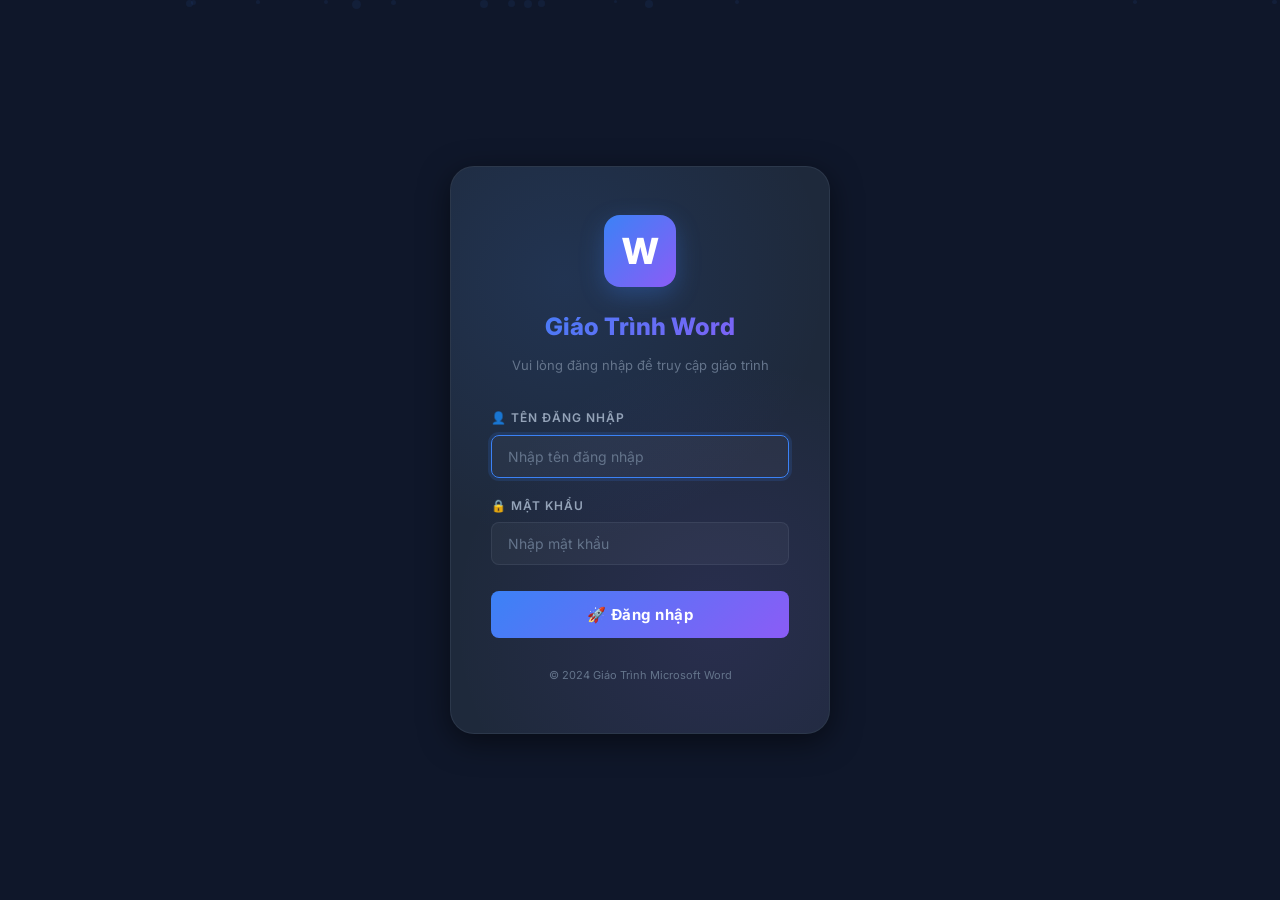
<file: chuong6.html>
<!DOCTYPE html>
<html lang="vi">
<head>
  <meta charset="UTF-8"><meta name="viewport" content="width=device-width, initial-scale=1.0">
  <title>Chương 6: Định dạng Trang</title>
  <link rel="stylesheet" href="index.css">
  <script src="auth.js"></script>
</head>
<body>
  <button class="mobile-toggle" onclick="toggleSidebar()">☰</button>
  <div class="sidebar-overlay" id="overlay" onclick="toggleSidebar()"></div>
  <div class="page-wrapper">
    <nav class="sidebar" id="sidebar">
      <div class="sidebar-header"><div class="logo">W</div><h2>Giáo Trình Word<small>Từ cơ bản đến nâng cao</small></h2></div>
      <div class="sidebar-nav">
        <a href="index.html"><span class="nav-icon">🏠</span> Trang chủ</a><div class="nav-divider"></div>
        <a href="chuong1.html"><span class="nav-icon">📘</span> Ch.1<span class="nav-num">01</span></a>
        <a href="chuong2.html"><span class="nav-icon">✏️</span> Ch.2<span class="nav-num">02</span></a>
        <a href="chuong3.html"><span class="nav-icon">📐</span> Ch.3<span class="nav-num">03</span></a>
        <a href="chuong4.html"><span class="nav-icon">📊</span> Ch.4<span class="nav-num">04</span></a>
        <a href="chuong5.html"><span class="nav-icon">🖼️</span> Ch.5<span class="nav-num">05</span></a>
        <a href="chuong6.html" class="active"><span class="nav-icon">📄</span> Ch.6<span class="nav-num">06</span></a>
        <a href="chuong7.html"><span class="nav-icon">📑</span> Ch.7<span class="nav-num">07</span></a>
        <a href="chuong8.html"><span class="nav-icon">📨</span> Ch.8<span class="nav-num">08</span></a>
        <a href="chuong9.html"><span class="nav-icon">⚡</span> Ch.9<span class="nav-num">09</span></a>
        <a href="chuong10.html"><span class="nav-icon">📋</span> Ch.10<span class="nav-num">10</span></a>
        <div class="nav-divider"></div><a href="bai-tap.html"><span class="nav-icon">🎯</span> Bài tập</a>
      </div>
    </nav>
    <main class="main-content content">
      <div class="chapter-header">
        <div class="ch-num">Chương 06</div>
        <h1>Định dạng Trang</h1>
        <p>Page Size, Margins, Orientation, Columns, Page Breaks, Watermark và Page Borders.</p>
      </div>

      <section class="section">
        <h2 class="section-title"><span class="icon">📐</span> 6.1 Kích thước & Lề trang</h2>
        <div class="card">
          <h3>Page Size (Layout → Size)</h3>
          <table class="styled-table">
            <thead><tr><th>Khổ giấy</th><th>Kích thước</th><th>Dùng cho</th></tr></thead>
            <tbody>
              <tr><td>A4</td><td>21 × 29.7 cm</td><td>Văn bản tiêu chuẩn (phổ biến nhất)</td></tr>
              <tr><td>A5</td><td>14.8 × 21 cm</td><td>Sổ tay, sách nhỏ</td></tr>
              <tr><td>A3</td><td>29.7 × 42 cm</td><td>Poster, bảng biểu lớn</td></tr>
              <tr><td>Letter</td><td>21.6 × 27.9 cm</td><td>Tiêu chuẩn Mỹ</td></tr>
              <tr><td>Legal</td><td>21.6 × 35.6 cm</td><td>Văn bản pháp lý Mỹ</td></tr>
            </tbody>
          </table>
        </div>
        <div class="card">
          <h3>Margins (Layout → Margins)</h3>
          <table class="styled-table">
            <thead><tr><th>Lề</th><th>Chuẩn VN (NĐ30)</th><th>Normal (Word)</th></tr></thead>
            <tbody>
              <tr><td>Top (Trên)</td><td>2.0 - 2.5 cm</td><td>2.54 cm</td></tr>
              <tr><td>Bottom (Dưới)</td><td>2.0 - 2.5 cm</td><td>2.54 cm</td></tr>
              <tr><td>Left (Trái)</td><td>3.0 - 3.5 cm</td><td>3.18 cm</td></tr>
              <tr><td>Right (Phải)</td><td>1.5 - 2.0 cm</td><td>3.18 cm</td></tr>
            </tbody>
          </table>
        </div>
        <div class="info-box note">
          <span class="box-icon">📌</span>
          <div>Custom Margins: Layout → Margins → <strong>Custom Margins...</strong> để nhập giá trị chính xác.</div>
        </div>
      </section>

      <section class="section">
        <h2 class="section-title"><span class="icon">🔄</span> 6.2 Orientation & Columns</h2>
        <div class="card">
          <h3>Orientation (Hướng trang)</h3>
          <ul>
            <li><strong>Portrait</strong> (Dọc) – Mặc định, dùng cho hầu hết văn bản</li>
            <li><strong>Landscape</strong> (Ngang) – Dùng cho bảng rộng, biểu đồ, poster</li>
          </ul>
          <p>Layout → Orientation → chọn Portrait/Landscape</p>
        </div>
        <div class="card">
          <h3>Columns (Cột báo)</h3>
          <p>Layout → Columns → chọn số cột (1, 2, 3 hoặc More Columns...)</p>
          <ul>
            <li>Tùy chỉnh: chiều rộng mỗi cột, khoảng cách giữa các cột</li>
            <li><strong>Line between</strong>: đường kẻ giữa các cột</li>
            <li>Có thể áp dụng cho toàn tài liệu hoặc chỉ phần được chọn</li>
          </ul>
        </div>
      </section>

      <section class="section">
        <h2 class="section-title"><span class="icon">📄</span> 6.3 Page Breaks & Section Breaks</h2>
        <div class="card">
          <h3>Page Break (Ngắt trang)</h3>
          <p><kbd>Ctrl+Enter</kbd> hoặc Insert → Page Break</p>
          <p>Bắt đầu nội dung mới từ trang tiếp theo. <strong>Không dùng Enter nhiều lần</strong> để xuống trang!</p>
        </div>
        <div class="card">
          <h3>Section Break (Ngắt phần)</h3>
          <p>Layout → Breaks:</p>
          <table class="styled-table">
            <thead><tr><th>Loại</th><th>Mô tả</th></tr></thead>
            <tbody>
              <tr><td><strong>Next Page</strong></td><td>Phần mới bắt đầu trang tiếp (phổ biến nhất)</td></tr>
              <tr><td><strong>Continuous</strong></td><td>Phần mới cùng trang (dùng cho cột khác nhau)</td></tr>
              <tr><td><strong>Even Page</strong></td><td>Phần mới ở trang chẵn tiếp theo</td></tr>
              <tr><td><strong>Odd Page</strong></td><td>Phần mới ở trang lẻ tiếp theo</td></tr>
            </tbody>
          </table>
        </div>
        <div class="info-box important">
          <span class="box-icon">🔥</span>
          <div><strong>Tại sao cần Section Break?</strong> Để có Header/Footer khác nhau, hướng trang khác nhau, hoặc đánh số trang khác nhau giữa các phần.</div>
        </div>
      </section>

      <section class="section">
        <h2 class="section-title"><span class="icon">💧</span> 6.4 Watermark & Page Background</h2>
        <div class="card">
          <h3>Watermark (Chữ chìm)</h3>
          <p>Design → Watermark:</p>
          <ul>
            <li><strong>Text watermark</strong>: "CONFIDENTIAL", "DRAFT", "BẢN NHÁP"...</li>
            <li><strong>Picture watermark</strong>: Logo công ty làm nền</li>
            <li>Custom: chọn Font, Size, Color, Layout (Diagonal/Horizontal)</li>
          </ul>
        </div>
        <div class="card">
          <h3>Page Color & Page Borders</h3>
          <ul>
            <li><strong>Page Color</strong> (Design → Page Color): Tô nền trang</li>
            <li><strong>Page Borders</strong> (Design → Page Borders): Viền trang trang trí, có Art borders (hoa, lá...)</li>
          </ul>
        </div>
      </section>

      <section class="section">
        <h2 class="section-title"><span class="icon">🎯</span> 6.5 Bài tập thực hành</h2>
        <div class="exercise">
          <div class="exercise-header"><span class="ex-icon">📝</span> BT 6.1 – Định dạng luận văn (TB)</div>
          <div class="exercise-body">
            <div class="requirement">
              <p>Thiết lập trang: A4, lề theo chuẩn VN (trên 2.5, dưới 2.5, trái 3.5, phải 2.0cm). Trang bìa: căn giữa, không đánh số. Sau bìa: Section Break → Next Page. Phần nội dung: Header có tên luận văn, Footer có số trang.</p>
            </div>
            <button class="answer-toggle" onclick="toggleAnswer('a1')">👁️ Xem đáp án</button>
            <div class="answer-content" id="a1"><h4>✅ Đáp án:</h4><p>Layout → Margins → Custom: Top/Bottom 2.5, Left 3.5, Right 2.0 → Tạo bìa → Layout → Breaks → Next Page → Uncheck "Link to Previous" trong Header/Footer → Thêm nội dung Header/Footer cho phần 2.</p></div>
          </div>
        </div>
        <div class="exercise">
          <div class="exercise-header"><span class="ex-icon">📝</span> BT 6.2 – Bản tin 2 cột (Khó)</div>
          <div class="exercise-body">
            <div class="requirement">
              <p>Tạo bản tin (newsletter): Tiêu đề 1 cột toàn trang. Nội dung chính 2 cột có đường kẻ giữa. Trang 2 landscape chứa bảng thống kê rộng. Watermark "BẢN TIN NỘI BỘ". Page Border art cho trang 1.</p>
            </div>
            <button class="answer-toggle" onclick="toggleAnswer('a2')">👁️ Xem đáp án</button>
            <div class="answer-content" id="a2"><h4>✅ Đáp án:</h4><p>Gõ tiêu đề → Continuous Section Break → Chọn nội dung → Columns: 2 + Line between → Next Page Section Break → Layout → Orientation → Landscape (cho section 2) → Design → Watermark → Custom Text → Page Borders → Art.</p></div>
          </div>
        </div>
      </section>

      
      <!-- Notes Section -->
      <section class="notes-section" id="notes-section" data-page="chuong6">
        <h2 class="section-title"><span class="icon">📝</span> Ghi chú của bạn <span class="notes-count-badge"><span class="notes-count">0</span></span></h2>
        <form class="notes-form">
          <textarea class="notes-input" placeholder="Viết ghi chú tại đây..." rows="1"></textarea>
          <button type="submit" class="notes-submit">💾 Lưu</button>
        </form>
        <div class="notes-list"></div>
      </section>

      <div class="chapter-nav-bottom">
        <a href="chuong5.html"><small>← Chương trước</small> Hình ảnh & Đồ họa</a>
        <a href="chuong7.html"><small>Chương tiếp →</small> Header, Footer & Mục lục</a>
      </div>
    </main>
  </div>
  <script>
    function toggleSidebar(){document.getElementById('sidebar').classList.toggle('open');document.getElementById('overlay').classList.toggle('show');}
    function toggleAnswer(id){document.getElementById(id).classList.toggle('show');}
  </script>
  <script src="notes.js"></script>
</body>
</html>
</file>
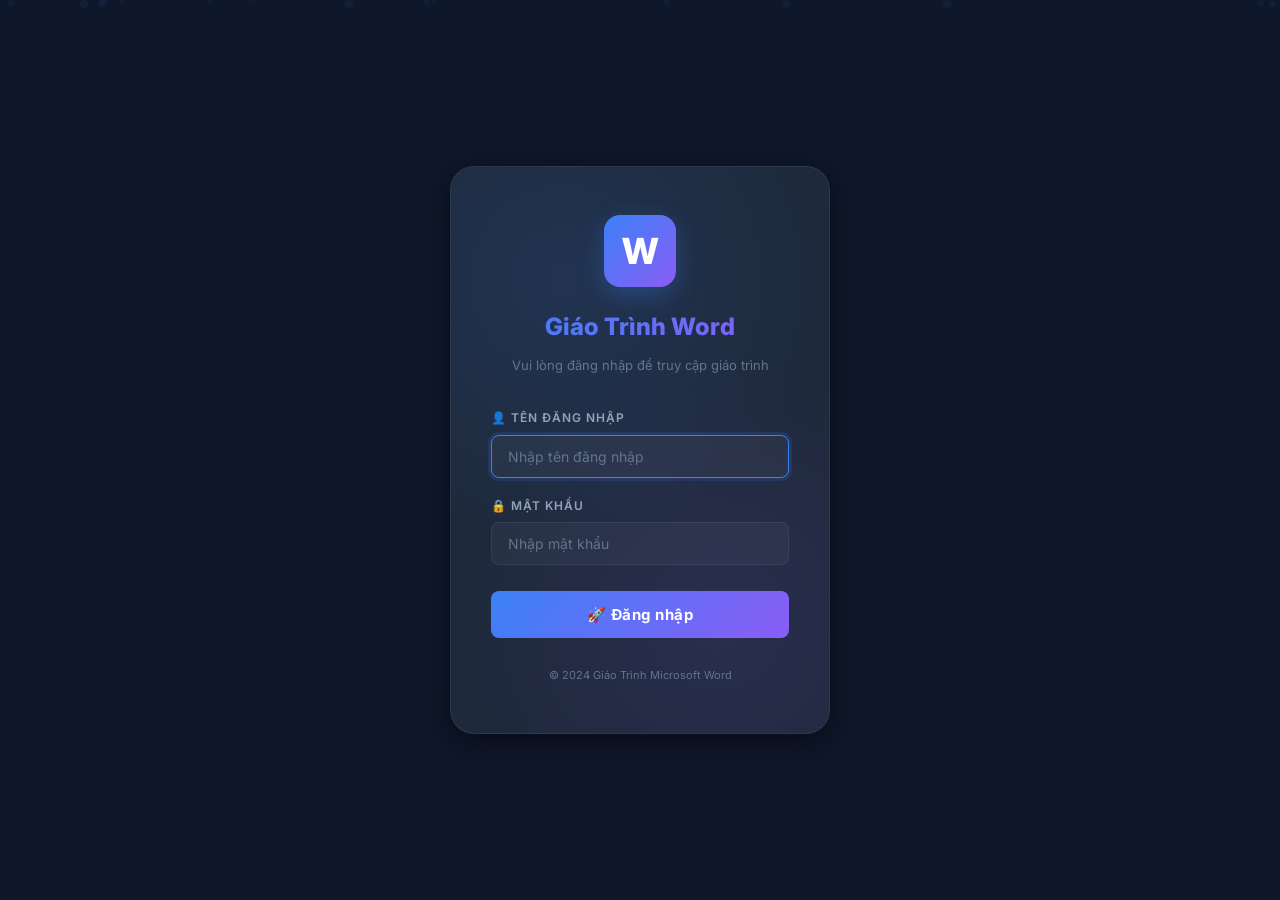
<file: chuong7.html>
<!DOCTYPE html>
<html lang="vi">
<head>
  <meta charset="UTF-8"><meta name="viewport" content="width=device-width, initial-scale=1.0">
  <title>Chương 7: Header, Footer & Mục lục</title>
  <link rel="stylesheet" href="index.css">
  <script src="auth.js"></script>
</head>
<body>
  <button class="mobile-toggle" onclick="toggleSidebar()">☰</button>
  <div class="sidebar-overlay" id="overlay" onclick="toggleSidebar()"></div>
  <div class="page-wrapper">
    <nav class="sidebar" id="sidebar">
      <div class="sidebar-header"><div class="logo">W</div><h2>Giáo Trình Word<small>Từ cơ bản đến nâng cao</small></h2></div>
      <div class="sidebar-nav">
        <a href="index.html"><span class="nav-icon">🏠</span> Trang chủ</a><div class="nav-divider"></div>
        <a href="chuong1.html"><span class="nav-icon">📘</span> Ch.1<span class="nav-num">01</span></a>
        <a href="chuong2.html"><span class="nav-icon">✏️</span> Ch.2<span class="nav-num">02</span></a>
        <a href="chuong3.html"><span class="nav-icon">📐</span> Ch.3<span class="nav-num">03</span></a>
        <a href="chuong4.html"><span class="nav-icon">📊</span> Ch.4<span class="nav-num">04</span></a>
        <a href="chuong5.html"><span class="nav-icon">🖼️</span> Ch.5<span class="nav-num">05</span></a>
        <a href="chuong6.html"><span class="nav-icon">📄</span> Ch.6<span class="nav-num">06</span></a>
        <a href="chuong7.html" class="active"><span class="nav-icon">📑</span> Ch.7<span class="nav-num">07</span></a>
        <a href="chuong8.html"><span class="nav-icon">📨</span> Ch.8<span class="nav-num">08</span></a>
        <a href="chuong9.html"><span class="nav-icon">⚡</span> Ch.9<span class="nav-num">09</span></a>
        <a href="chuong10.html"><span class="nav-icon">📋</span> Ch.10<span class="nav-num">10</span></a>
        <div class="nav-divider"></div><a href="bai-tap.html"><span class="nav-icon">🎯</span> Bài tập</a>
      </div>
    </nav>
    <main class="main-content content">
      <div class="chapter-header">
        <div class="ch-num">Chương 07</div>
        <h1>Header, Footer & Mục lục</h1>
        <p>Header/Footer, Page Numbers, Footnotes, Table of Contents tự động, Bookmarks và Cross-references.</p>
      </div>

      <section class="section">
        <h2 class="section-title"><span class="icon">📋</span> 7.1 Header & Footer</h2>
        <p>Header (đầu trang) và Footer (chân trang) hiển thị thông tin lặp lại trên mọi trang.</p>
        <div class="card">
          <h3>Cách chèn Header/Footer</h3>
          <div class="steps">
            <div class="step"><div class="step-content"><p>Insert → Header (hoặc Footer) → chọn mẫu</p></div></div>
            <div class="step"><div class="step-content"><p>Hoặc <strong>double-click</strong> vào vùng trên/dưới cùng trang</p></div></div>
            <div class="step"><div class="step-content"><p>Gõ nội dung: tên công ty, tên tài liệu, ngày tháng...</p></div></div>
            <div class="step"><div class="step-content"><p>Click <strong>Close Header and Footer</strong> hoặc double-click vào vùng nội dung để thoát</p></div></div>
          </div>
        </div>
        <div class="card">
          <h3>Tùy chọn quan trọng</h3>
          <ul>
            <li><strong>Different First Page</strong> – Trang đầu khác (thường để trống cho bìa)</li>
            <li><strong>Different Odd & Even Pages</strong> – Trang chẵn/lẻ khác nhau (in 2 mặt)</li>
            <li><strong>Link to Previous</strong> – Liên kết với section trước (bỏ tick để tạo Header riêng)</li>
          </ul>
        </div>
      </section>

      <section class="section">
        <h2 class="section-title"><span class="icon">🔢</span> 7.2 Số trang (Page Numbers)</h2>
        <div class="card">
          <h3>Chèn số trang</h3>
          <p>Insert → Page Number → chọn vị trí:</p>
          <ul>
            <li><strong>Top of Page</strong> – Đầu trang</li>
            <li><strong>Bottom of Page</strong> – Cuối trang (phổ biến nhất)</li>
            <li><strong>Page Margins</strong> – Lề trang</li>
            <li><strong>Current Position</strong> – Vị trí con trỏ hiện tại</li>
          </ul>
        </div>
        <div class="card">
          <h3>Đánh số trang nâng cao</h3>
          <p>Insert → Page Number → <strong>Format Page Numbers...</strong></p>
          <ul>
            <li>Number format: 1,2,3 hoặc i,ii,iii hoặc a,b,c</li>
            <li><strong>Start at</strong>: bắt đầu từ số trang cụ thể</li>
            <li>Kết hợp Section Break để đánh số trang khác nhau giữa các phần (VD: phần đầu i,ii,iii – phần chính 1,2,3)</li>
          </ul>
        </div>
      </section>

      <section class="section">
        <h2 class="section-title"><span class="icon">📝</span> 7.3 Footnotes & Endnotes</h2>
        <div class="card">
          <table class="styled-table">
            <thead><tr><th>Loại</th><th>Phím tắt</th><th>Vị trí</th><th>Dùng cho</th></tr></thead>
            <tbody>
              <tr><td>Footnote</td><td><kbd>Ctrl+Alt+F</kbd></td><td>Cuối trang</td><td>Giải thích thuật ngữ, trích dẫn</td></tr>
              <tr><td>Endnote</td><td><kbd>Ctrl+Alt+D</kbd></td><td>Cuối tài liệu</td><td>Tài liệu tham khảo</td></tr>
            </tbody>
          </table>
        </div>
      </section>

      <section class="section">
        <h2 class="section-title"><span class="icon">📑</span> 7.4 Mục lục tự động (Table of Contents)</h2>
        <p>Word tự tạo mục lục dựa trên Heading Styles đã áp dụng trong tài liệu.</p>
        <div class="card">
          <h3>Các bước tạo TOC</h3>
          <div class="steps">
            <div class="step"><div class="step-content"><p><strong>Áp dụng Heading Styles</strong> cho các tiêu đề: Heading 1 (chương), Heading 2 (mục), Heading 3 (tiểu mục)</p></div></div>
            <div class="step"><div class="step-content"><p>Đặt con trỏ tại vị trí muốn chèn mục lục</p></div></div>
            <div class="step"><div class="step-content"><p>References → <strong>Table of Contents</strong> → chọn mẫu</p></div></div>
            <div class="step"><div class="step-content"><p>Khi nội dung thay đổi: click vào TOC → <strong>Update Table</strong> (hoặc <kbd>F9</kbd>)</p></div></div>
          </div>
        </div>
        <div class="info-box tip">
          <span class="box-icon">💡</span>
          <div>Áp dụng Heading nhanh: <kbd>Ctrl+Alt+1</kbd> = Heading 1, <kbd>Ctrl+Alt+2</kbd> = Heading 2, <kbd>Ctrl+Alt+3</kbd> = Heading 3.</div>
        </div>
      </section>

      <section class="section">
        <h2 class="section-title"><span class="icon">🔖</span> 7.5 Bookmarks & Cross-references</h2>
        <div class="card">
          <h3>Bookmark (Đánh dấu)</h3>
          <p>Insert → Bookmark: đặt tên bookmark cho vị trí/đoạn văn cụ thể để tham chiếu sau.</p>
        </div>
        <div class="card">
          <h3>Cross-reference (Tham chiếu chéo)</h3>
          <p>Insert → Cross-reference: tạo liên kết đến Heading, Bookmark, Figure, Table... Ví dụ: "Xem Chi tiết tại Chương 3, mục 3.2" → click sẽ nhảy đến đúng vị trí.</p>
        </div>
      </section>

      <section class="section">
        <h2 class="section-title"><span class="icon">🎯</span> 7.6 Bài tập thực hành</h2>
        <div class="exercise">
          <div class="exercise-header"><span class="ex-icon">📝</span> BT 7.1 – Luận văn với TOC (Khó)</div>
          <div class="exercise-body">
            <div class="requirement">
              <p>Tạo tài liệu 5 trang giả lập luận văn: Bìa (không Header/Footer) → Mục lục (đánh số i, ii) → 3 chương nội dung (đánh số 1, 2, 3). Áp dụng Heading 1-3 cho các tiêu đề. Tạo TOC tự động. Header: tên luận văn. Footer: số trang.</p>
            </div>
            <button class="answer-toggle" onclick="toggleAnswer('a1')">👁️ Xem đáp án</button>
            <div class="answer-content" id="a1"><h4>✅ Đáp án:</h4><p>Trang bìa → Section Break (Next Page) → Trang mục lục → Section Break → Nội dung. Section 1: Different First Page. Section 2: Page Number format i,ii. Section 3: Page Number format 1,2,3, Start at 1. Unlink headers giữa sections. Áp dụng Heading styles → References → TOC.</p></div>
          </div>
        </div>
      </section>

      
      <!-- Notes Section -->
      <section class="notes-section" id="notes-section" data-page="chuong7">
        <h2 class="section-title"><span class="icon">📝</span> Ghi chú của bạn <span class="notes-count-badge"><span class="notes-count">0</span></span></h2>
        <form class="notes-form">
          <textarea class="notes-input" placeholder="Viết ghi chú tại đây..." rows="1"></textarea>
          <button type="submit" class="notes-submit">💾 Lưu</button>
        </form>
        <div class="notes-list"></div>
      </section>

      <div class="chapter-nav-bottom">
        <a href="chuong6.html"><small>← Chương trước</small> Định dạng trang</a>
        <a href="chuong8.html"><small>Chương tiếp →</small> Mail Merge</a>
      </div>
    </main>
  </div>
  <script>
    function toggleSidebar(){document.getElementById('sidebar').classList.toggle('open');document.getElementById('overlay').classList.toggle('show');}
    function toggleAnswer(id){document.getElementById(id).classList.toggle('show');}
  </script>
  <script src="notes.js"></script>
</body>
</html>
</file>
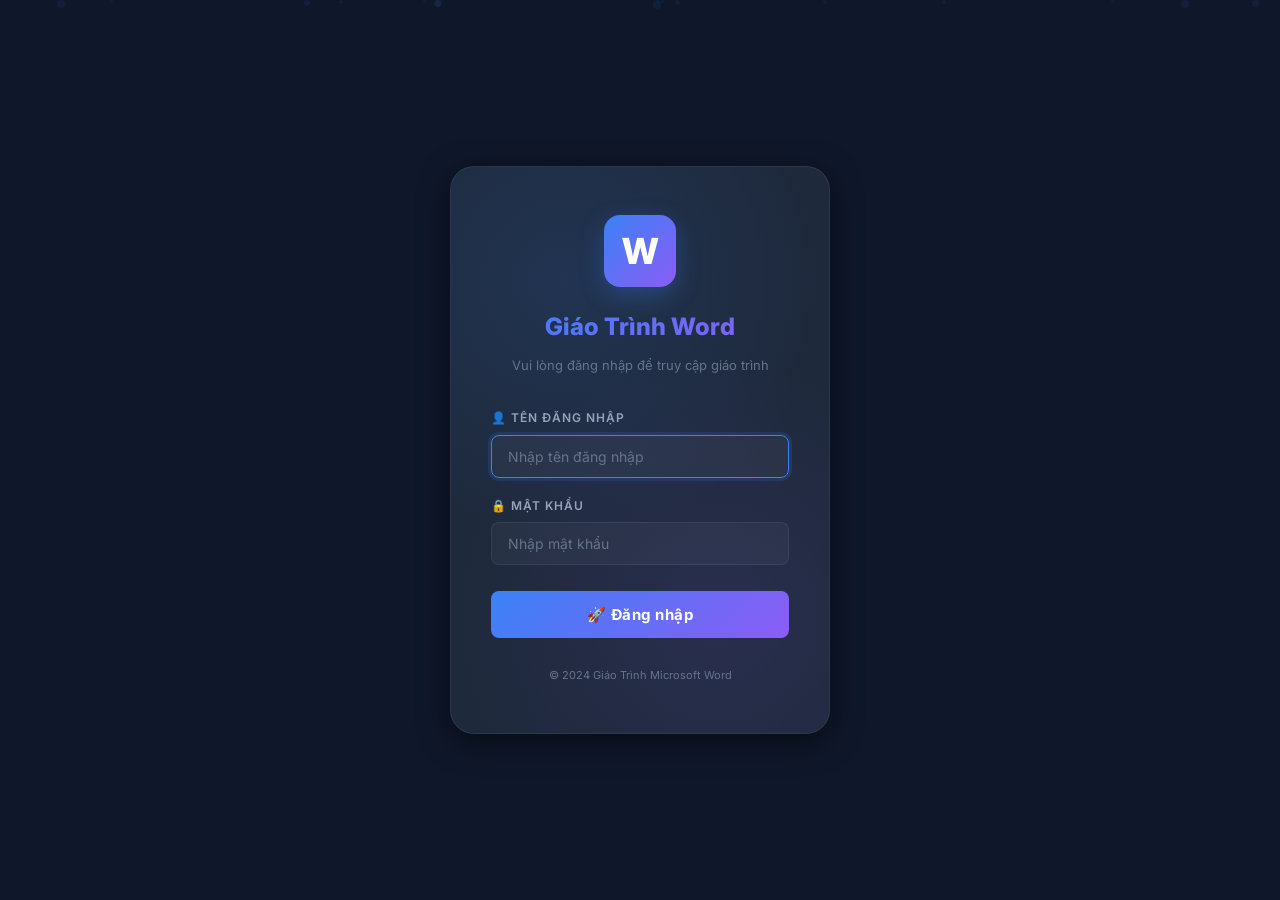
<file: chuong8.html>
<!DOCTYPE html>
<html lang="vi">
<head>
  <meta charset="UTF-8"><meta name="viewport" content="width=device-width, initial-scale=1.0">
  <title>Chương 8: Mail Merge & Trộn thư</title>
  <link rel="stylesheet" href="index.css">
  <script src="auth.js"></script>
</head>
<body>
  <button class="mobile-toggle" onclick="toggleSidebar()">☰</button>
  <div class="sidebar-overlay" id="overlay" onclick="toggleSidebar()"></div>
  <div class="page-wrapper">
    <nav class="sidebar" id="sidebar">
      <div class="sidebar-header"><div class="logo">W</div><h2>Giáo Trình Word<small>Từ cơ bản đến nâng cao</small></h2></div>
      <div class="sidebar-nav">
        <a href="index.html"><span class="nav-icon">🏠</span> Trang chủ</a><div class="nav-divider"></div>
        <a href="chuong1.html"><span class="nav-icon">📘</span> Ch.1<span class="nav-num">01</span></a>
        <a href="chuong2.html"><span class="nav-icon">✏️</span> Ch.2<span class="nav-num">02</span></a>
        <a href="chuong3.html"><span class="nav-icon">📐</span> Ch.3<span class="nav-num">03</span></a>
        <a href="chuong4.html"><span class="nav-icon">📊</span> Ch.4<span class="nav-num">04</span></a>
        <a href="chuong5.html"><span class="nav-icon">🖼️</span> Ch.5<span class="nav-num">05</span></a>
        <a href="chuong6.html"><span class="nav-icon">📄</span> Ch.6<span class="nav-num">06</span></a>
        <a href="chuong7.html"><span class="nav-icon">📑</span> Ch.7<span class="nav-num">07</span></a>
        <a href="chuong8.html" class="active"><span class="nav-icon">📨</span> Ch.8<span class="nav-num">08</span></a>
        <a href="chuong9.html"><span class="nav-icon">⚡</span> Ch.9<span class="nav-num">09</span></a>
        <a href="chuong10.html"><span class="nav-icon">📋</span> Ch.10<span class="nav-num">10</span></a>
        <div class="nav-divider"></div><a href="bai-tap.html"><span class="nav-icon">🎯</span> Bài tập</a>
      </div>
    </nav>
    <main class="main-content content">
      <div class="chapter-header">
        <div class="ch-num">Chương 08</div>
        <h1>Mail Merge & Trộn thư</h1>
        <p>Trộn thư mời, nhãn dán, phong bì, giấy chứng nhận hàng loạt từ danh sách dữ liệu.</p>
      </div>

      <section class="section">
        <h2 class="section-title"><span class="icon">📨</span> 8.1 Khái niệm Mail Merge</h2>
        <p>Mail Merge (Trộn thư) cho phép tạo <strong>nhiều tài liệu</strong> cùng nội dung nhưng khác nhau ở thông tin cá nhân (tên, địa chỉ, số tiền...) từ một mẫu duy nhất + nguồn dữ liệu.</p>
        <div class="card">
          <h3>Thành phần của Mail Merge</h3>
          <ul>
            <li><strong>Main Document</strong> – Tài liệu mẫu (thư mời, giấy chứng nhận, nhãn...)</li>
            <li><strong>Data Source</strong> – Nguồn dữ liệu (Excel, Access, danh sách Word, Outlook)</li>
            <li><strong>Merge Fields</strong> – Trường dữ liệu chèn vào mẫu (<<Họ tên>>, <<Địa chỉ>>)</li>
            <li><strong>Merged Documents</strong> – Kết quả: nhiều tài liệu riêng lẻ</li>
          </ul>
        </div>
      </section>

      <section class="section">
        <h2 class="section-title"><span class="icon">📋</span> 8.2 Các bước thực hiện Mail Merge</h2>
        <div class="steps">
          <div class="step"><div class="step-content"><p><strong>Start Mail Merge</strong>: Mailings → Start Mail Merge → chọn loại (Letters, Envelopes, Labels...)</p></div></div>
          <div class="step"><div class="step-content"><p><strong>Select Recipients</strong>: Mailings → Select Recipients → Use an Existing List → chọn file Excel/CSV</p></div></div>
          <div class="step"><div class="step-content"><p><strong>Insert Merge Fields</strong>: Soạn nội dung mẫu → đặt con trỏ → Mailings → Insert Merge Field → chọn trường (VD: «HoTen», «DiaChi»)</p></div></div>
          <div class="step"><div class="step-content"><p><strong>Preview Results</strong>: Mailings → Preview Results → duyệt qua từng bản ghi bằng mũi tên</p></div></div>
          <div class="step"><div class="step-content"><p><strong>Finish & Merge</strong>: Mailings → Finish & Merge → Edit Individual Documents / Print / Send Email</p></div></div>
        </div>
      </section>

      <section class="section">
        <h2 class="section-title"><span class="icon">📊</span> 8.3 Tạo Data Source</h2>
        <div class="card">
          <h3>Dữ liệu mẫu trong Excel</h3>
          <div class="code-block">| STT | HoTen          | DiaChi              | Email              |
|-----|----------------|----------------------|--------------------|
| 1   | Nguyễn Văn A   | 123 Lê Lợi, Q.1     | a@email.com        |
| 2   | Trần Thị B     | 456 Nguyễn Huệ, Q.3 | b@email.com        |
| 3   | Lê Văn C       | 789 Hai Bà Trưng     | c@email.com        |</div>
          <p>Hàng 1 là <strong>tên cột</strong> (sẽ thành Merge Fields). Mỗi hàng sau là 1 bản ghi.</p>
        </div>
        <div class="info-box warning">
          <span class="box-icon">⚠️</span>
          <div>Đảm bảo file Excel <strong>không có ô merge</strong>, <strong>không có hàng trống</strong>, và tên cột <strong>không chứa ký tự đặc biệt</strong>.</div>
        </div>
      </section>

      <section class="section">
        <h2 class="section-title"><span class="icon">🏷️</span> 8.4 Labels & Envelopes</h2>
        <div class="card">
          <h3>Tạo nhãn dán (Labels)</h3>
          <div class="steps">
            <div class="step"><div class="step-content"><p>Mailings → Start Mail Merge → <strong>Labels</strong></p></div></div>
            <div class="step"><div class="step-content"><p>Chọn nhà sản xuất nhãn và mã nhãn (VD: Avery, A4 65 nhãn)</p></div></div>
            <div class="step"><div class="step-content"><p>Select Recipients → chọn file dữ liệu</p></div></div>
            <div class="step"><div class="step-content"><p>Insert Merge Fields vào nhãn đầu tiên</p></div></div>
            <div class="step"><div class="step-content"><p>Mailings → <strong>Update Labels</strong> để áp dụng cho tất cả nhãn</p></div></div>
            <div class="step"><div class="step-content"><p>Finish & Merge</p></div></div>
          </div>
        </div>
      </section>

      <section class="section">
        <h2 class="section-title"><span class="icon">🔀</span> 8.5 Rules (Quy tắc điều kiện)</h2>
        <div class="card">
          <h3>IF...THEN...ELSE</h3>
          <p>Mailings → Rules → If...Then...Else:</p>
          <div class="code-block">IF GioiTinh = "Nam" THEN "Ông" ELSE "Bà"</div>
          <p>Kết quả tự động thay đổi theo dữ liệu: "Kính gửi <strong>Ông</strong> Nguyễn Văn A" hoặc "Kính gửi <strong>Bà</strong> Trần Thị B".</p>
        </div>
      </section>

      <section class="section">
        <h2 class="section-title"><span class="icon">🎯</span> 8.6 Bài tập thực hành</h2>
        <div class="exercise">
          <div class="exercise-header"><span class="ex-icon">📝</span> BT 8.1 – Thư mời họp (TB)</div>
          <div class="exercise-body">
            <div class="requirement">
              <p>Tạo file Excel 10 người (HoTen, ChucVu, PhongBan, Email). Tạo thư mời họp với Mail Merge. Sử dụng IF rule: nếu ChucVu="Giám đốc" thì "Trân trọng kính mời" else "Kính mời".</p>
            </div>
            <button class="answer-toggle" onclick="toggleAnswer('a1')">👁️ Xem đáp án</button>
            <div class="answer-content" id="a1"><h4>✅ Đáp án:</h4><p>Tạo Excel → Word: Mailings → Letters → Select Recipients → Insert Merge Fields → Rules → IF ChucVu = "Giám đốc" THEN "Trân trọng kính mời" ELSE "Kính mời" → Preview → Finish & Merge → Edit Individual.</p></div>
          </div>
        </div>
        <div class="exercise">
          <div class="exercise-header"><span class="ex-icon">📝</span> BT 8.2 – Giấy chứng nhận hàng loạt (Khó)</div>
          <div class="exercise-body">
            <div class="requirement">
              <p>Thiết kế mẫu "Giấy chứng nhận hoàn thành khóa học" với WordArt, border, ảnh logo. Tạo data source 20 học viên. Mail Merge để tạo 20 giấy chứng nhận cá nhân.</p>
            </div>
            <button class="answer-toggle" onclick="toggleAnswer('a2')">👁️ Xem đáp án</button>
            <div class="answer-content" id="a2"><h4>✅ Đáp án:</h4><p>Tạo mẫu A4 landscape → WordArt tiêu đề → Page Border → Logo → Nội dung với Merge Fields: «HoTen», «NgaySinh», «KhoaHoc» → Select Recipients → Preview → Finish & Merge → Print.</p></div>
          </div>
        </div>
      </section>

      
      <!-- Notes Section -->
      <section class="notes-section" id="notes-section" data-page="chuong8">
        <h2 class="section-title"><span class="icon">📝</span> Ghi chú của bạn <span class="notes-count-badge"><span class="notes-count">0</span></span></h2>
        <form class="notes-form">
          <textarea class="notes-input" placeholder="Viết ghi chú tại đây..." rows="1"></textarea>
          <button type="submit" class="notes-submit">💾 Lưu</button>
        </form>
        <div class="notes-list"></div>
      </section>

      <div class="chapter-nav-bottom">
        <a href="chuong7.html"><small>← Chương trước</small> Header & Mục lục</a>
        <a href="chuong9.html"><small>Chương tiếp →</small> Thủ thuật nâng cao</a>
      </div>
    </main>
  </div>
  <script>
    function toggleSidebar(){document.getElementById('sidebar').classList.toggle('open');document.getElementById('overlay').classList.toggle('show');}
    function toggleAnswer(id){document.getElementById(id).classList.toggle('show');}
  </script>
  <script src="notes.js"></script>
</body>
</html>
</file>
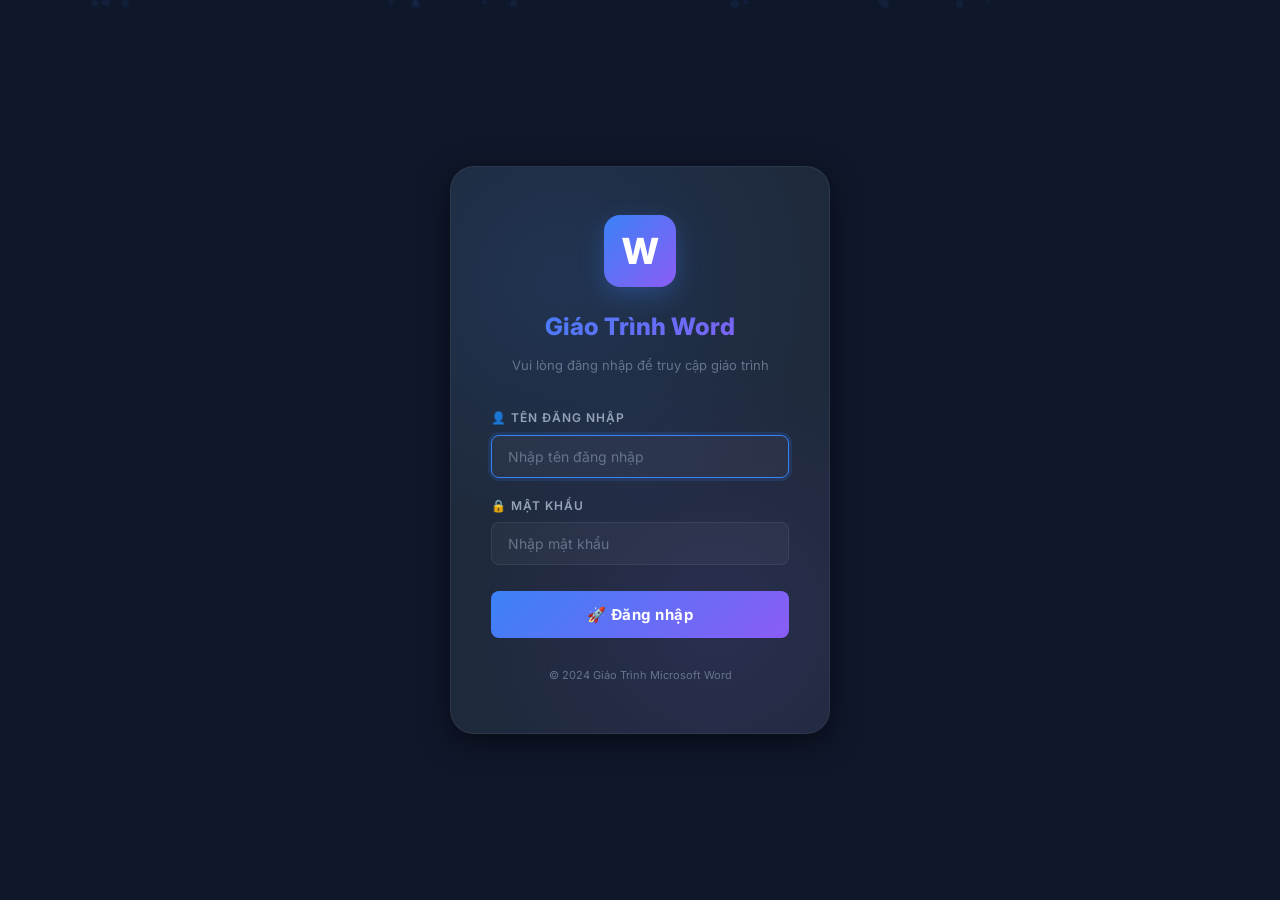
<file: chuong9.html>
<!DOCTYPE html>
<html lang="vi">
<head>
  <meta charset="UTF-8"><meta name="viewport" content="width=device-width, initial-scale=1.0">
  <title>Chương 9: Thủ thuật nâng cao</title>
  <link rel="stylesheet" href="index.css">
  <script src="auth.js"></script>
</head>
<body>
  <button class="mobile-toggle" onclick="toggleSidebar()">☰</button>
  <div class="sidebar-overlay" id="overlay" onclick="toggleSidebar()"></div>
  <div class="page-wrapper">
    <nav class="sidebar" id="sidebar">
      <div class="sidebar-header"><div class="logo">W</div><h2>Giáo Trình Word<small>Từ cơ bản đến nâng cao</small></h2></div>
      <div class="sidebar-nav">
        <a href="index.html"><span class="nav-icon">🏠</span> Trang chủ</a><div class="nav-divider"></div>
        <a href="chuong1.html"><span class="nav-icon">📘</span> Ch.1<span class="nav-num">01</span></a>
        <a href="chuong2.html"><span class="nav-icon">✏️</span> Ch.2<span class="nav-num">02</span></a>
        <a href="chuong3.html"><span class="nav-icon">📐</span> Ch.3<span class="nav-num">03</span></a>
        <a href="chuong4.html"><span class="nav-icon">📊</span> Ch.4<span class="nav-num">04</span></a>
        <a href="chuong5.html"><span class="nav-icon">🖼️</span> Ch.5<span class="nav-num">05</span></a>
        <a href="chuong6.html"><span class="nav-icon">📄</span> Ch.6<span class="nav-num">06</span></a>
        <a href="chuong7.html"><span class="nav-icon">📑</span> Ch.7<span class="nav-num">07</span></a>
        <a href="chuong8.html"><span class="nav-icon">📨</span> Ch.8<span class="nav-num">08</span></a>
        <a href="chuong9.html" class="active"><span class="nav-icon">⚡</span> Ch.9<span class="nav-num">09</span></a>
        <a href="chuong10.html"><span class="nav-icon">📋</span> Ch.10<span class="nav-num">10</span></a>
        <div class="nav-divider"></div><a href="bai-tap.html"><span class="nav-icon">🎯</span> Bài tập</a>
      </div>
    </nav>
    <main class="main-content content">
      <div class="chapter-header">
        <div class="ch-num">Chương 09</div>
        <h1>Thủ thuật nâng cao</h1>
        <p>Find & Replace nâng cao, Macros, Styles, Track Changes, Protect Document.</p>
      </div>

      <section class="section">
        <h2 class="section-title"><span class="icon">🔍</span> 9.1 Find & Replace nâng cao</h2>
        <p>Ngoài tìm/thay thế thông thường (<kbd>Ctrl+H</kbd>), Word hỗ trợ Wildcards (ký tự đại diện) rất mạnh.</p>
        <div class="card">
          <h3>Wildcards phổ biến</h3>
          <table class="styled-table">
            <thead><tr><th>Ký tự</th><th>Ý nghĩa</th><th>Ví dụ</th></tr></thead>
            <tbody>
              <tr><td><code>?</code></td><td>1 ký tự bất kỳ</td><td><code>b?t</code> → bat, bet, bit, but</td></tr>
              <tr><td><code>*</code></td><td>Chuỗi ký tự bất kỳ</td><td><code>b*t</code> → bt, bat,boat, burnt</td></tr>
              <tr><td><code>[abc]</code></td><td>1 trong các ký tự</td><td><code>[bm]at</code> → bat, mat</td></tr>
              <tr><td><code>[a-z]</code></td><td>Phạm vi ký tự</td><td><code>[a-d]og</code> → aog, bog, cog, dog</td></tr>
              <tr><td><code>&lt;</code></td><td>Đầu từ</td><td><code>&lt;pro</code> → program, project</td></tr>
              <tr><td><code>&gt;</code></td><td>Cuối từ</td><td><code>ing&gt;</code> → running, going</td></tr>
              <tr><td><code>{n}</code></td><td>Lặp n lần</td><td><code>[0-9]{3}</code> → 3 chữ số liên tiếp</td></tr>
            </tbody>
          </table>
        </div>
        <div class="card">
          <h3>Thủ thuật Replace hữu ích</h3>
          <ul>
            <li><strong>Xóa dòng trống:</strong> Find: <code>^p^p</code> → Replace: <code>^p</code> (lặp nhiều lần)</li>
            <li><strong>Xóa khoảng trắng thừa:</strong> Find: <code>  </code>(2 space) → Replace: <code> </code>(1 space)</li>
            <li><strong>Đổi định dạng:</strong> Find: text → Replace: (để trống) → Format → Bold (chỉ đổi format)</li>
          </ul>
        </div>
      </section>

      <section class="section">
        <h2 class="section-title"><span class="icon">🤖</span> 9.2 Macros</h2>
        <p>Macro tự động hóa các thao tác lặp lại, tiết kiệm thời gian đáng kể.</p>
        <div class="card">
          <h3>Record Macro (Ghi macro)</h3>
          <div class="steps">
            <div class="step"><div class="step-content"><p>View → Macros → <strong>Record Macro</strong></p></div></div>
            <div class="step"><div class="step-content"><p>Đặt tên macro, gán phím tắt hoặc nút toolbar</p></div></div>
            <div class="step"><div class="step-content"><p>Thực hiện các thao tác muốn tự động hóa</p></div></div>
            <div class="step"><div class="step-content"><p>View → Macros → <strong>Stop Recording</strong></p></div></div>
          </div>
        </div>
        <div class="card">
          <h3>Ví dụ Macro hữu ích</h3>
          <ul>
            <li><strong>Macro định dạng văn bản hành chính:</strong> Tự động set Font TNR 13pt, Justify, Line spacing 1.5, Margins chuẩn VN</li>
            <li><strong>Macro chèn header công ty:</strong> Tự động thêm logo, tên công ty, địa chỉ</li>
            <li><strong>Macro dọn dẹp:</strong> Xóa dòng trống, khoảng trắng thừa, chuyển font</li>
          </ul>
        </div>
      </section>

      <section class="section">
        <h2 class="section-title"><span class="icon">🎨</span> 9.3 Styles & Themes</h2>
        <div class="card">
          <h3>Styles (Kiểu)</h3>
          <p>Styles định nghĩa bộ định dạng trọn gói (font, size, color, spacing, indent...) áp dụng 1 click:</p>
          <ul>
            <li><strong>Normal</strong> – Đoạn văn thông thường</li>
            <li><strong>Heading 1-9</strong> – Các cấp tiêu đề</li>
            <li><strong>Title, Subtitle</strong> – Tiêu đề chính, phụ</li>
            <li><strong>Quote</strong> – Trích dẫn</li>
          </ul>
          <p><strong>Tạo Style mới:</strong> Home → Styles → ↘ → New Style → thiết lập và đặt tên.</p>
          <p><strong>Modify Style:</strong> Click phải vào Style → Modify → thay đổi.</p>
        </div>
        <div class="card">
          <h3>Themes (Chủ đề)</h3>
          <p>Design → Themes: thay đổi toàn bộ bảng màu, font, effects cho tài liệu chỉ với 1 click.</p>
        </div>
      </section>

      <section class="section">
        <h2 class="section-title"><span class="icon">📝</span> 9.4 Track Changes & Comments</h2>
        <div class="card">
          <h3>Track Changes (Theo dõi thay đổi)</h3>
          <p><kbd>Ctrl+Shift+E</kbd> hoặc Review → Track Changes:</p>
          <ul>
            <li>Khi bật: mọi chỉnh sửa được đánh dấu (thêm = gạch chân, xóa = gạch ngang)</li>
            <li><strong>Accept</strong> / <strong>Reject</strong> từng thay đổi hoặc tất cả</li>
            <li>Chế độ hiển thị: All Markup, Simple Markup, No Markup, Original</li>
          </ul>
        </div>
        <div class="card">
          <h3>Comments (Nhận xét)</h3>
          <p>Review → New Comment (hoặc <kbd>Ctrl+Alt+M</kbd>): thêm ghi chú vào vùng văn bản được chọn.</p>
          <ul>
            <li>Reply comment: trả lời nhận xét</li>
            <li>Resolve: đánh dấu đã giải quyết</li>
            <li>Delete: xóa nhận xét</li>
          </ul>
        </div>
      </section>

      <section class="section">
        <h2 class="section-title"><span class="icon">🔒</span> 9.5 Bảo vệ tài liệu</h2>
        <div class="card">
          <h3>Protect Document</h3>
          <ul>
            <li><strong>Mark as Final</strong> – Đánh dấu hoàn tất (chỉ đọc, có thể bỏ)</li>
            <li><strong>Encrypt with Password</strong> – Mật khẩu mở file</li>
            <li><strong>Restrict Editing</strong> – Giới hạn: chỉ comment, chỉ fill form, chỉ xem</li>
            <li><strong>Add Digital Signature</strong> – Chữ ký số</li>
          </ul>
          <p>File → Info → Protect Document → chọn phương thức.</p>
        </div>
      </section>

      <section class="section">
        <h2 class="section-title"><span class="icon">🎯</span> 9.6 Bài tập thực hành</h2>
        <div class="exercise">
          <div class="exercise-header"><span class="ex-icon">📝</span> BT 9.1 – Find & Replace nâng cao (TB)</div>
          <div class="exercise-body">
            <div class="requirement">
              <p>Mở file văn bản bất kỳ. Dùng Find & Replace: (1) Xóa tất cả dòng trống. (2) Thay 2+ khoảng trắng thành 1. (3) Bôi đậm tất cả số điện thoại (Wildcards: <code>[0-9]{10}</code>).</p>
            </div>
            <button class="answer-toggle" onclick="toggleAnswer('a1')">👁️ Xem đáp án</button>
            <div class="answer-content" id="a1"><h4>✅ Đáp án:</h4><p>(1) <kbd>Ctrl+H</kbd>: Find <code>^p^p</code>, Replace <code>^p</code>, Replace All (lặp). (2) Find <code> {2,}</code> (Use wildcards), Replace <code> </code>. (3) Find <code>[0-9]{10}</code>, Replace để trống → Format → Bold.</p></div>
          </div>
        </div>
        <div class="exercise">
          <div class="exercise-header"><span class="ex-icon">📝</span> BT 9.2 – Tạo Macro (Khó)</div>
          <div class="exercise-body">
            <div class="requirement">
              <p>Tạo Macro "DinhDangHanhChinh" tự động: Font TNR 13pt, Justify, Line spacing 1.5 (Exactly 22pt), Margins (trên 2, dưới 2, trái 3, phải 1.5 cm). Gán phím tắt <kbd>Ctrl+Shift+H</kbd>.</p>
            </div>
            <button class="answer-toggle" onclick="toggleAnswer('a2')">👁️ Xem đáp án</button>
            <div class="answer-content" id="a2"><h4>✅ Đáp án:</h4><p>View → Macros → Record → Tên: DinhDangHanhChinh → Keyboard → <kbd>Ctrl+Shift+H</kbd> → Assign → Thực hiện: Ctrl+A → Font TNR 13pt → Ctrl+J → Paragraph spacing Exactly 22pt → Layout → Custom Margins → Stop Recording.</p></div>
          </div>
        </div>
      </section>

      
      <!-- Notes Section -->
      <section class="notes-section" id="notes-section" data-page="chuong9">
        <h2 class="section-title"><span class="icon">📝</span> Ghi chú của bạn <span class="notes-count-badge"><span class="notes-count">0</span></span></h2>
        <form class="notes-form">
          <textarea class="notes-input" placeholder="Viết ghi chú tại đây..." rows="1"></textarea>
          <button type="submit" class="notes-submit">💾 Lưu</button>
        </form>
        <div class="notes-list"></div>
      </section>

      <div class="chapter-nav-bottom">
        <a href="chuong8.html"><small>← Chương trước</small> Mail Merge</a>
        <a href="chuong10.html"><small>Chương tiếp →</small> Mẫu văn bản</a>
      </div>
    </main>
  </div>
  <script>
    function toggleSidebar(){document.getElementById('sidebar').classList.toggle('open');document.getElementById('overlay').classList.toggle('show');}
    function toggleAnswer(id){document.getElementById(id).classList.toggle('show');}
  </script>
  <script src="notes.js"></script>
</body>
</html>
</file>
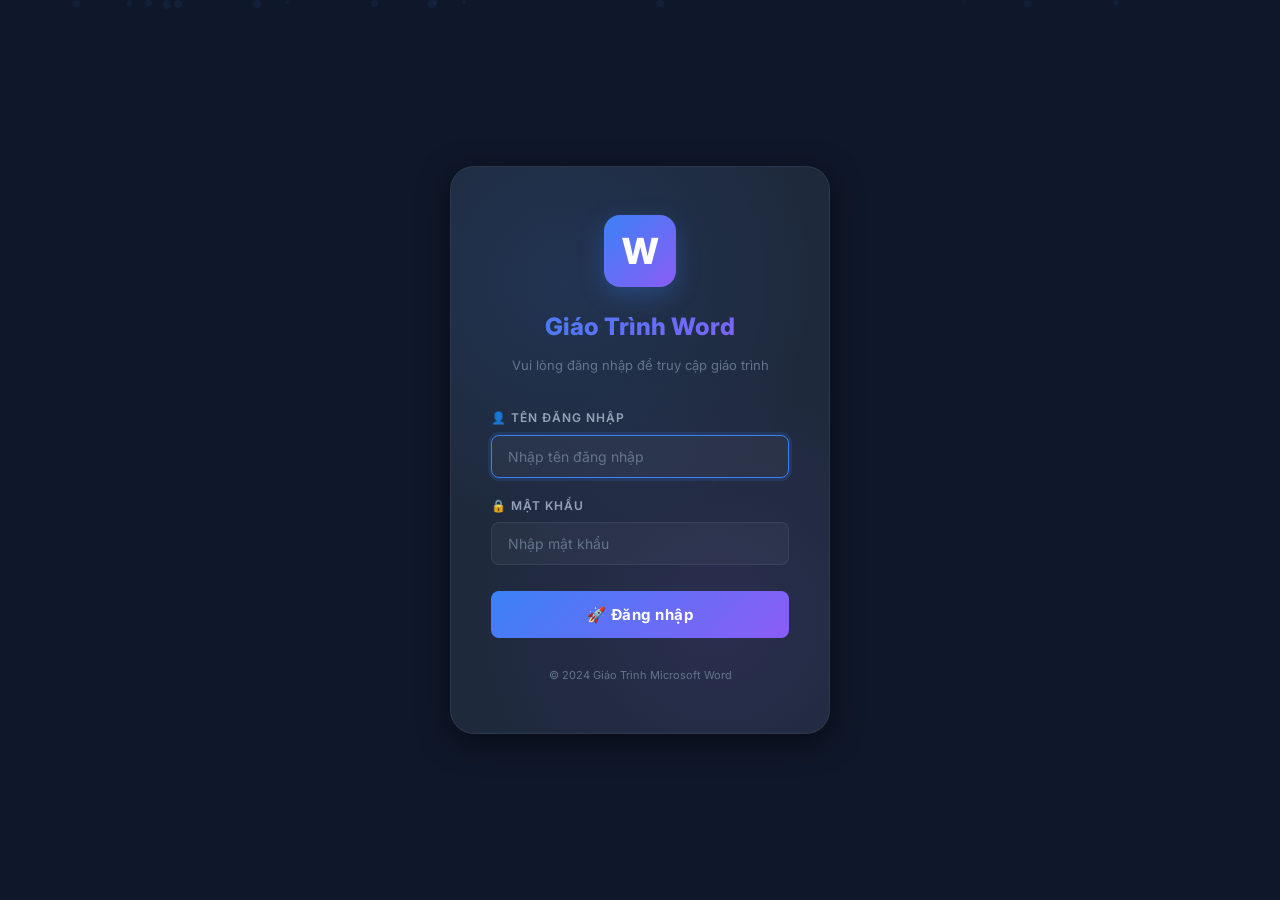
<file: login.html>
<!DOCTYPE html>
<html lang="vi">
<head>
  <meta charset="UTF-8">
  <meta name="viewport" content="width=device-width, initial-scale=1.0">
  <title>Đăng nhập – Giáo Trình Microsoft Word</title>
  <link rel="stylesheet" href="index.css">
  <style>
    body { display: flex; align-items: center; justify-content: center; min-height: 100vh; }
    .login-wrapper {
      width: 100%; max-width: 420px; padding: 20px;
    }
    .login-card {
      background: var(--bg-secondary);
      border: 1px solid var(--border-color);
      border-radius: var(--radius-xl);
      padding: 48px 40px;
      text-align: center;
      position: relative; overflow: hidden;
      box-shadow: var(--shadow-lg);
    }
    .login-card::before {
      content: ''; position: absolute; inset: 0;
      background: radial-gradient(circle at 30% 20%, rgba(59,130,246,0.12), transparent 50%),
                  radial-gradient(circle at 70% 80%, rgba(139,92,246,0.1), transparent 50%);
      pointer-events: none;
    }
    .login-card > * { position: relative; z-index: 1; }
    .login-logo {
      width: 72px; height: 72px; margin: 0 auto 20px;
      background: var(--gradient-primary);
      border-radius: var(--radius-lg);
      display: flex; align-items: center; justify-content: center;
      font-size: 36px; font-weight: 800; color: white;
      box-shadow: 0 8px 24px rgba(59,130,246,0.3);
    }
    .login-card h1 {
      font-size: 24px; font-weight: 800; margin-bottom: 6px;
      background: var(--gradient-primary);
      -webkit-background-clip: text; -webkit-text-fill-color: transparent; background-clip: text;
    }
    .login-card .subtitle { font-size: 13px; color: var(--text-muted); margin-bottom: 32px; }
    .form-group {
      text-align: left; margin-bottom: 18px;
    }
    .form-group label {
      display: block; font-size: 12px; font-weight: 600;
      color: var(--text-secondary); margin-bottom: 6px;
      text-transform: uppercase; letter-spacing: 1px;
    }
    .form-input {
      width: 100%; padding: 12px 16px;
      background: var(--bg-glass);
      border: 1px solid var(--border-color);
      border-radius: var(--radius-sm);
      color: var(--text-primary);
      font-family: 'Inter', sans-serif;
      font-size: 14px;
      transition: var(--transition);
    }
    .form-input:focus {
      outline: none;
      border-color: var(--accent-blue);
      box-shadow: 0 0 0 3px rgba(59,130,246,0.15);
    }
    .form-input::placeholder { color: var(--text-muted); }
    .login-btn {
      width: 100%; padding: 14px;
      background: var(--gradient-primary);
      color: white; border: none; cursor: pointer;
      border-radius: var(--radius-sm);
      font-family: 'Inter', sans-serif;
      font-size: 15px; font-weight: 700;
      transition: var(--transition);
      margin-top: 8px;
      letter-spacing: 0.5px;
    }
    .login-btn:hover { opacity: 0.9; transform: translateY(-1px); box-shadow: 0 6px 20px rgba(59,130,246,0.35); }
    .login-btn:active { transform: translateY(0); }
    .error-msg {
      display: none; margin-top: 14px;
      padding: 10px 14px;
      background: rgba(239,68,68,0.1);
      border: 1px solid rgba(239,68,68,0.25);
      border-radius: var(--radius-sm);
      color: var(--accent-red);
      font-size: 13px; font-weight: 500;
      animation: shake 0.4s ease;
    }
    .error-msg.show { display: block; }
    @keyframes shake {
      0%,100% { transform: translateX(0); }
      20%,60% { transform: translateX(-6px); }
      40%,80% { transform: translateX(6px); }
    }
    .login-footer {
      margin-top: 28px; font-size: 11px; color: var(--text-muted);
    }
    .particles {
      position: fixed; inset: 0; pointer-events: none; z-index: 0; overflow: hidden;
    }
    .particle {
      position: absolute; border-radius: 50%;
      background: rgba(59,130,246,0.08);
      animation: float linear infinite;
    }
    @keyframes float {
      0% { transform: translateY(100vh) rotate(0deg); opacity: 0; }
      10% { opacity: 1; }
      90% { opacity: 1; }
      100% { transform: translateY(-10vh) rotate(720deg); opacity: 0; }
    }
  </style>
</head>
<body>
  <!-- Background particles -->
  <div class="particles" id="particles"></div>

  <div class="login-wrapper">
    <div class="login-card">
      <div class="login-logo">W</div>
      <h1>Giáo Trình Word</h1>
      <p class="subtitle">Vui lòng đăng nhập để truy cập giáo trình</p>

      <form id="loginForm" onsubmit="return handleLogin(event)">
        <div class="form-group">
          <label for="username">👤 Tên đăng nhập</label>
          <input type="text" id="username" class="form-input" placeholder="Nhập tên đăng nhập" autocomplete="username" required autofocus>
        </div>
        <div class="form-group">
          <label for="password">🔒 Mật khẩu</label>
          <input type="password" id="password" class="form-input" placeholder="Nhập mật khẩu" autocomplete="current-password" required>
        </div>
        <button type="submit" class="login-btn">🚀 Đăng nhập</button>
        <div class="error-msg" id="errorMsg">❌ Sai tên đăng nhập hoặc mật khẩu!</div>
      </form>

      <div class="login-footer">© 2024 Giáo Trình Microsoft Word</div>
    </div>
  </div>

  <script>
    // Check if already logged in
    if (sessionStorage.getItem('word_auth') === 'true') {
      window.location.href = 'index.html';
    }

    function handleLogin(e) {
      e.preventDefault();
      const user = document.getElementById('username').value.trim();
      const pass = document.getElementById('password').value;

      if (user === 'admin' && pass === '2810') {
        sessionStorage.setItem('word_auth', 'true');
        window.location.href = 'index.html';
      } else {
        const err = document.getElementById('errorMsg');
        err.classList.remove('show');
        void err.offsetWidth; // trigger reflow for re-animation
        err.classList.add('show');
        document.getElementById('password').value = '';
        document.getElementById('password').focus();
      }
      return false;
    }

    // Generate particles
    const container = document.getElementById('particles');
    for (let i = 0; i < 15; i++) {
      const p = document.createElement('div');
      p.className = 'particle';
      const size = Math.random() * 6 + 3;
      p.style.width = size + 'px';
      p.style.height = size + 'px';
      p.style.left = Math.random() * 100 + '%';
      p.style.animationDuration = (Math.random() * 15 + 10) + 's';
      p.style.animationDelay = (Math.random() * 10) + 's';
      container.appendChild(p);
    }
  </script>
</body>
</html>
</file>
<file: index.css>
/* ==========================================
   GIÁO TRÌNH MICROSOFT WORD - DESIGN SYSTEM
   ========================================== */

@import url('https://fonts.googleapis.com/css2?family=Inter:wght@300;400;500;600;700;800&family=JetBrains+Mono:wght@400;500&display=swap');

/* ---- CSS Variables ---- */
:root {
  --bg-primary: #0f172a;
  --bg-secondary: #1e293b;
  --bg-card: rgba(30, 41, 59, 0.7);
  --bg-glass: rgba(255,255,255,0.04);
  --bg-glass-hover: rgba(255,255,255,0.08);
  --text-primary: #f1f5f9;
  --text-secondary: #94a3b8;
  --text-muted: #64748b;
  --accent-blue: #3b82f6;
  --accent-purple: #8b5cf6;
  --accent-cyan: #06b6d4;
  --accent-green: #10b981;
  --accent-orange: #f59e0b;
  --accent-red: #ef4444;
  --accent-pink: #ec4899;
  --gradient-primary: linear-gradient(135deg, #3b82f6, #8b5cf6);
  --gradient-warm: linear-gradient(135deg, #f59e0b, #ef4444);
  --gradient-cool: linear-gradient(135deg, #06b6d4, #3b82f6);
  --gradient-hero: linear-gradient(135deg, #1e3a5f 0%, #0f172a 50%, #1a1040 100%);
  --border-color: rgba(148,163,184,0.12);
  --shadow-sm: 0 1px 3px rgba(0,0,0,0.3);
  --shadow-md: 0 4px 12px rgba(0,0,0,0.4);
  --shadow-lg: 0 8px 30px rgba(0,0,0,0.5);
  --shadow-glow: 0 0 20px rgba(59,130,246,0.15);
  --radius-sm: 8px;
  --radius-md: 12px;
  --radius-lg: 16px;
  --radius-xl: 24px;
  --sidebar-width: 280px;
  --header-height: 64px;
  --transition: 0.3s cubic-bezier(0.4, 0, 0.2, 1);
}

/* ---- Reset & Base ---- */
*, *::before, *::after { box-sizing: border-box; margin: 0; padding: 0; }
html { scroll-behavior: smooth; font-size: 16px; }
body {
  font-family: 'Inter', -apple-system, BlinkMacSystemFont, sans-serif;
  background: var(--bg-primary);
  color: var(--text-primary);
  line-height: 1.7;
  min-height: 100vh;
  overflow-x: hidden;
}
a { color: var(--accent-blue); text-decoration: none; transition: var(--transition); }
a:hover { color: var(--accent-cyan); }
img { max-width: 100%; border-radius: var(--radius-sm); }
::selection { background: var(--accent-purple); color: white; }

/* ---- Scrollbar ---- */
::-webkit-scrollbar { width: 8px; }
::-webkit-scrollbar-track { background: var(--bg-primary); }
::-webkit-scrollbar-thumb { background: var(--text-muted); border-radius: 4px; }
::-webkit-scrollbar-thumb:hover { background: var(--text-secondary); }

/* ---- Layout ---- */
.page-wrapper { display: flex; min-height: 100vh; }

/* ---- Sidebar ---- */
.sidebar {
  position: fixed; top: 0; left: 0;
  width: var(--sidebar-width); height: 100vh;
  background: var(--bg-secondary);
  border-right: 1px solid var(--border-color);
  display: flex; flex-direction: column;
  z-index: 100;
  transition: transform var(--transition);
}
.sidebar-header {
  padding: 20px;
  border-bottom: 1px solid var(--border-color);
  background: var(--gradient-primary);
  display: flex; align-items: center; gap: 12px;
}
.sidebar-header .logo {
  width: 40px; height: 40px;
  background: rgba(255,255,255,0.2);
  border-radius: var(--radius-sm);
  display: flex; align-items: center; justify-content: center;
  font-size: 20px; font-weight: 800; color: white;
}
.sidebar-header h2 {
  font-size: 15px; font-weight: 700; color: white;
  line-height: 1.3;
}
.sidebar-header h2 small { display: block; font-size: 11px; font-weight: 400; opacity: 0.8; }
.sidebar-nav { flex: 1; overflow-y: auto; padding: 12px 0; }
.sidebar-nav a {
  display: flex; align-items: center; gap: 12px;
  padding: 10px 20px; color: var(--text-secondary);
  font-size: 13.5px; font-weight: 500;
  border-left: 3px solid transparent;
  transition: var(--transition);
}
.sidebar-nav a:hover {
  background: var(--bg-glass-hover);
  color: var(--text-primary);
  border-left-color: var(--accent-blue);
}
.sidebar-nav a.active {
  background: rgba(59,130,246,0.1);
  color: var(--accent-blue);
  border-left-color: var(--accent-blue);
  font-weight: 600;
}
.sidebar-nav a .nav-icon { font-size: 18px; width: 24px; text-align: center; }
.sidebar-nav a .nav-num {
  font-size: 10px; font-weight: 700;
  background: var(--bg-glass);
  padding: 2px 6px; border-radius: 4px;
  margin-left: auto; color: var(--text-muted);
}
.sidebar-nav .nav-divider {
  height: 1px; background: var(--border-color);
  margin: 8px 20px;
}

/* ---- Main Content ---- */
.main-content {
  flex: 1; margin-left: var(--sidebar-width);
  padding: 40px 50px 80px;
  max-width: 1000px;
}

/* ---- Hero Section (Index page) ---- */
.hero {
  background: var(--gradient-hero);
  border-radius: var(--radius-xl);
  padding: 60px;
  text-align: center;
  position: relative; overflow: hidden;
  margin-bottom: 40px;
  border: 1px solid var(--border-color);
}
.hero::before {
  content: ''; position: absolute; inset: 0;
  background: radial-gradient(circle at 30% 50%, rgba(59,130,246,0.15), transparent 50%),
              radial-gradient(circle at 70% 50%, rgba(139,92,246,0.15), transparent 50%);
}
.hero > * { position: relative; z-index: 1; }
.hero-badge {
  display: inline-flex; align-items: center; gap: 8px;
  background: rgba(59,130,246,0.15); border: 1px solid rgba(59,130,246,0.3);
  padding: 6px 16px; border-radius: 20px;
  font-size: 12px; font-weight: 600; color: var(--accent-blue);
  margin-bottom: 20px;
}
.hero h1 {
  font-size: 42px; font-weight: 800;
  background: var(--gradient-primary);
  -webkit-background-clip: text; -webkit-text-fill-color: transparent;
  background-clip: text; margin-bottom: 16px; line-height: 1.2;
}
.hero p { font-size: 17px; color: var(--text-secondary); max-width: 600px; margin: 0 auto 30px; }
.hero-stats {
  display: flex; justify-content: center; gap: 40px;
  padding-top: 24px; border-top: 1px solid var(--border-color);
}
.hero-stat { text-align: center; }
.hero-stat .num {
  font-size: 28px; font-weight: 800;
  background: var(--gradient-primary);
  -webkit-background-clip: text; -webkit-text-fill-color: transparent;
  background-clip: text;
}
.hero-stat .label { font-size: 12px; color: var(--text-muted); margin-top: 2px; }

/* ---- Chapter Header ---- */
.chapter-header {
  background: var(--gradient-hero);
  border-radius: var(--radius-xl);
  padding: 40px 50px;
  margin-bottom: 40px;
  position: relative; overflow: hidden;
  border: 1px solid var(--border-color);
}
.chapter-header::before {
  content: ''; position: absolute; inset: 0;
  background: radial-gradient(circle at 20% 50%, rgba(59,130,246,0.12), transparent 50%);
}
.chapter-header > * { position: relative; z-index: 1; }
.chapter-header .ch-num {
  font-size: 13px; font-weight: 700; color: var(--accent-blue);
  text-transform: uppercase; letter-spacing: 2px; margin-bottom: 8px;
}
.chapter-header h1 {
  font-size: 32px; font-weight: 800; margin-bottom: 12px; line-height: 1.3;
}
.chapter-header p { font-size: 15px; color: var(--text-secondary); }
.chapter-nav-bottom {
  display: flex; justify-content: space-between; gap: 16px;
  margin-top: 50px; padding-top: 30px;
  border-top: 1px solid var(--border-color);
}
.chapter-nav-bottom a {
  display: flex; align-items: center; gap: 10px;
  padding: 14px 24px;
  background: var(--bg-card);
  border: 1px solid var(--border-color);
  border-radius: var(--radius-md);
  color: var(--text-primary); font-weight: 600; font-size: 14px;
  transition: var(--transition);
  flex: 1; max-width: 48%;
}
.chapter-nav-bottom a:hover {
  background: var(--bg-glass-hover);
  border-color: var(--accent-blue);
  box-shadow: var(--shadow-glow);
}
.chapter-nav-bottom a:last-child { justify-content: flex-end; text-align: right; }
.chapter-nav-bottom a small { display: block; font-size: 11px; color: var(--text-muted); font-weight: 400; }

/* ---- Section ---- */
.section { margin-bottom: 40px; }
.section-title {
  font-size: 22px; font-weight: 700; margin-bottom: 20px;
  padding-bottom: 12px; border-bottom: 2px solid var(--border-color);
  display: flex; align-items: center; gap: 10px;
}
.section-title .icon { font-size: 24px; }

/* ---- Cards ---- */
.card {
  background: var(--bg-card);
  backdrop-filter: blur(10px);
  border: 1px solid var(--border-color);
  border-radius: var(--radius-md);
  padding: 24px;
  margin-bottom: 16px;
  transition: var(--transition);
}
.card:hover {
  border-color: rgba(59,130,246,0.3);
  box-shadow: var(--shadow-glow);
  transform: translateY(-2px);
}
.card h3 {
  font-size: 17px; font-weight: 700; margin-bottom: 10px;
  display: flex; align-items: center; gap: 10px;
}
.card p { color: var(--text-secondary); font-size: 14px; }

/* Chapter index cards */
.chapter-grid {
  display: grid; grid-template-columns: 1fr; gap: 12px;
}
.chapter-card {
  display: flex; align-items: center; gap: 16px;
  background: var(--bg-card);
  backdrop-filter: blur(10px);
  border: 1px solid var(--border-color);
  border-radius: var(--radius-md);
  padding: 18px 24px;
  text-decoration: none; color: var(--text-primary);
  transition: var(--transition);
}
.chapter-card:hover {
  border-color: rgba(59,130,246,0.4);
  background: var(--bg-glass-hover);
  box-shadow: var(--shadow-glow);
  transform: translateX(6px);
  color: var(--text-primary);
}
.chapter-card .ch-icon {
  width: 48px; height: 48px; border-radius: var(--radius-sm);
  display: flex; align-items: center; justify-content: center;
  font-size: 22px; flex-shrink: 0;
}
.chapter-card .ch-info { flex: 1; }
.chapter-card .ch-info h3 { font-size: 15px; font-weight: 700; margin-bottom: 3px; }
.chapter-card .ch-info p { font-size: 12.5px; color: var(--text-secondary); }
.chapter-card .ch-arrow { font-size: 18px; color: var(--text-muted); transition: var(--transition); }
.chapter-card:hover .ch-arrow { color: var(--accent-blue); transform: translateX(4px); }

/* Icon background colors */
.bg-blue { background: rgba(59,130,246,0.15); color: var(--accent-blue); }
.bg-purple { background: rgba(139,92,246,0.15); color: var(--accent-purple); }
.bg-cyan { background: rgba(6,182,212,0.15); color: var(--accent-cyan); }
.bg-green { background: rgba(16,185,129,0.15); color: var(--accent-green); }
.bg-orange { background: rgba(245,158,11,0.15); color: var(--accent-orange); }
.bg-red { background: rgba(239,68,68,0.15); color: var(--accent-red); }
.bg-pink { background: rgba(236,72,153,0.15); color: var(--accent-pink); }

/* ---- Content Typography ---- */
.content h2 { font-size: 22px; font-weight: 700; margin: 32px 0 16px; color: var(--text-primary); }
.content h3 { font-size: 18px; font-weight: 600; margin: 24px 0 12px; color: var(--text-primary); }
.content h4 { font-size: 15px; font-weight: 600; margin: 20px 0 8px; color: var(--text-secondary); }
.content p { margin-bottom: 14px; color: var(--text-secondary); font-size: 14.5px; line-height: 1.8; }
.content ul, .content ol {
  margin: 12px 0 16px 24px; color: var(--text-secondary); font-size: 14.5px;
}
.content li { margin-bottom: 6px; line-height: 1.7; }
.content strong { color: var(--text-primary); font-weight: 600; }

/* ---- Keyboard Shortcuts ---- */
kbd {
  display: inline-block;
  background: var(--bg-secondary);
  border: 1px solid var(--border-color);
  border-radius: 5px;
  padding: 2px 8px;
  font-family: 'JetBrains Mono', monospace;
  font-size: 12px; font-weight: 500;
  color: var(--accent-cyan);
  box-shadow: 0 2px 0 rgba(0,0,0,0.3);
  white-space: nowrap;
}

/* ---- Code Block ---- */
.code-block {
  background: rgba(0,0,0,0.3);
  border: 1px solid var(--border-color);
  border-radius: var(--radius-sm);
  padding: 16px 20px;
  font-family: 'JetBrains Mono', monospace;
  font-size: 13px; line-height: 1.8;
  color: var(--accent-cyan);
  margin: 12px 0 16px;
  overflow-x: auto;
}

/* ---- Info/Tip/Warning Boxes ---- */
.info-box {
  border-radius: var(--radius-md);
  padding: 16px 20px;
  margin: 16px 0;
  font-size: 13.5px;
  display: flex; gap: 12px; align-items: flex-start;
}
.info-box .box-icon { font-size: 20px; flex-shrink: 0; margin-top: 2px; }
.info-box.tip {
  background: rgba(16,185,129,0.08);
  border: 1px solid rgba(16,185,129,0.2);
  color: var(--accent-green);
}
.info-box.note {
  background: rgba(59,130,246,0.08);
  border: 1px solid rgba(59,130,246,0.2);
  color: var(--accent-blue);
}
.info-box.warning {
  background: rgba(245,158,11,0.08);
  border: 1px solid rgba(245,158,11,0.2);
  color: var(--accent-orange);
}
.info-box.important {
  background: rgba(239,68,68,0.08);
  border: 1px solid rgba(239,68,68,0.2);
  color: var(--accent-red);
}

/* ---- Steps ---- */
.steps { counter-reset: step-counter; margin: 16px 0; }
.step {
  display: flex; gap: 16px; margin-bottom: 16px;
  padding: 16px; background: var(--bg-glass);
  border-radius: var(--radius-sm);
  border: 1px solid var(--border-color);
}
.step::before {
  counter-increment: step-counter;
  content: counter(step-counter);
  width: 32px; height: 32px; flex-shrink: 0;
  background: var(--gradient-primary);
  border-radius: 50%;
  display: flex; align-items: center; justify-content: center;
  font-size: 14px; font-weight: 700; color: white;
}
.step-content { flex: 1; }
.step-content strong { color: var(--text-primary); }
.step-content p { font-size: 13.5px; color: var(--text-secondary); margin: 0; }

/* ---- Exercise / Answer ---- */
.exercise {
  background: var(--bg-card);
  border: 1px solid var(--border-color);
  border-radius: var(--radius-md);
  margin: 20px 0;
  overflow: hidden;
}
.exercise-header {
  display: flex; align-items: center; gap: 12px;
  padding: 16px 20px;
  background: rgba(139,92,246,0.08);
  border-bottom: 1px solid var(--border-color);
  font-weight: 700; font-size: 15px;
  color: var(--accent-purple);
}
.exercise-header .ex-icon { font-size: 20px; }
.exercise-body { padding: 20px; }
.exercise-body p { font-size: 14px; color: var(--text-secondary); }
.exercise-body .requirement {
  background: var(--bg-glass);
  border-radius: var(--radius-sm);
  padding: 14px 18px;
  margin: 10px 0;
  border-left: 3px solid var(--accent-purple);
}

/* Collapsible answer */
.answer-toggle {
  display: inline-flex; align-items: center; gap: 8px;
  background: var(--gradient-primary);
  color: white; border: none; cursor: pointer;
  padding: 10px 20px; border-radius: var(--radius-sm);
  font-size: 13px; font-weight: 600;
  font-family: 'Inter', sans-serif;
  transition: var(--transition);
  margin-top: 12px;
}
.answer-toggle:hover { opacity: 0.85; transform: scale(1.02); }
.answer-content {
  display: none;
  margin-top: 16px; padding: 16px 20px;
  background: rgba(16,185,129,0.05);
  border: 1px solid rgba(16,185,129,0.15);
  border-radius: var(--radius-sm);
}
.answer-content.show { display: block; animation: fadeIn 0.3s ease; }
.answer-content h4 {
  color: var(--accent-green); font-size: 14px; margin-bottom: 10px;
  display: flex; align-items: center; gap: 8px;
}

@keyframes fadeIn { from { opacity: 0; transform: translateY(-8px); } to { opacity: 1; transform: translateY(0); } }

/* ---- Table Styling ---- */
.styled-table {
  width: 100%; border-collapse: collapse;
  margin: 16px 0;
  font-size: 13.5px;
}
.styled-table thead { background: rgba(59,130,246,0.1); }
.styled-table th {
  padding: 12px 16px; text-align: left;
  font-weight: 600; color: var(--accent-blue);
  border-bottom: 2px solid rgba(59,130,246,0.2);
}
.styled-table td {
  padding: 10px 16px;
  border-bottom: 1px solid var(--border-color);
  color: var(--text-secondary);
}
.styled-table tbody tr:hover { background: var(--bg-glass); }

/* ---- Shortcut Table ---- */
.shortcut-grid {
  display: grid; grid-template-columns: repeat(auto-fill, minmax(280px, 1fr));
  gap: 8px; margin: 12px 0;
}
.shortcut-item {
  display: flex; justify-content: space-between; align-items: center;
  padding: 10px 14px;
  background: var(--bg-glass);
  border-radius: var(--radius-sm);
  font-size: 13px;
}
.shortcut-item span { color: var(--text-secondary); }

/* ---- Template Preview ---- */
.template-preview {
  background: white; color: #1a1a1a;
  border-radius: var(--radius-md);
  padding: 40px;
  margin: 16px 0;
  font-family: 'Times New Roman', serif;
  font-size: 14px; line-height: 1.8;
  box-shadow: var(--shadow-lg);
  border: 1px solid var(--border-color);
}
.template-preview h3 { color: #1a1a1a; text-align: center; font-size: 16px; margin: 12px 0; }
.template-preview p { color: #333; }
.template-preview .center { text-align: center; }
.template-preview .bold { font-weight: bold; }
.template-preview .underline { text-decoration: underline; }
.template-preview .indent { text-indent: 2em; }
.template-preview hr { border: none; border-top: 1px solid #ccc; margin: 16px 0; }
.template-preview .header-block { text-align: center; margin-bottom: 20px; }
.template-preview .sign-block {
  display: flex; justify-content: space-between;
  margin-top: 30px; text-align: center;
}
.template-preview .sign-block div { width: 45%; }

/* ---- Mobile Sidebar Toggle ---- */
.mobile-toggle {
  display: none; position: fixed; top: 16px; left: 16px;
  z-index: 200; background: var(--gradient-primary);
  color: white; border: none; cursor: pointer;
  width: 44px; height: 44px; border-radius: var(--radius-sm);
  font-size: 20px;
  box-shadow: var(--shadow-md);
}
.sidebar-overlay {
  display: none; position: fixed; inset: 0;
  background: rgba(0,0,0,0.5); z-index: 99;
}

/* ---- Responsive ---- */
@media (max-width: 900px) {
  .sidebar { transform: translateX(-100%); }
  .sidebar.open { transform: translateX(0); }
  .sidebar-overlay.show { display: block; }
  .mobile-toggle { display: flex; align-items: center; justify-content: center; }
  .main-content { margin-left: 0; padding: 30px 20px 60px; }
  .hero { padding: 40px 24px; }
  .hero h1 { font-size: 28px; }
  .hero-stats { gap: 20px; }
  .chapter-header { padding: 30px; }
  .chapter-header h1 { font-size: 24px; }
}

/* ---- Notes Section ---- */
.notes-section {
  margin-top: 40px; padding-top: 30px;
  border-top: 2px solid var(--border-color);
}
.notes-section .section-title { color: var(--accent-orange); }
.notes-count-badge {
  font-size: 11px; font-weight: 700;
  background: rgba(245,158,11,0.15); color: var(--accent-orange);
  padding: 2px 8px; border-radius: 10px; margin-left: 8px;
}
.notes-form {
  display: flex; gap: 10px; margin-bottom: 20px; align-items: flex-start;
}
.notes-input {
  flex: 1; resize: none;
  background: var(--bg-glass);
  border: 1px solid var(--border-color);
  border-radius: var(--radius-sm);
  padding: 12px 16px;
  color: var(--text-primary);
  font-family: 'Inter', sans-serif;
  font-size: 13.5px; line-height: 1.6;
  min-height: 44px; max-height: 200px;
  transition: var(--transition);
}
.notes-input:focus {
  outline: none;
  border-color: var(--accent-orange);
  box-shadow: 0 0 0 3px rgba(245,158,11,0.1);
}
.notes-input::placeholder { color: var(--text-muted); }
.notes-submit {
  background: linear-gradient(135deg, #f59e0b, #ef4444);
  color: white; border: none; cursor: pointer;
  padding: 12px 20px; border-radius: var(--radius-sm);
  font-family: 'Inter', sans-serif;
  font-size: 13px; font-weight: 600;
  white-space: nowrap;
  transition: var(--transition);
}
.notes-submit:hover { opacity: 0.9; transform: scale(1.02); }
.notes-list { display: flex; flex-direction: column; gap: 10px; }
.note-item {
  background: var(--bg-card);
  border: 1px solid var(--border-color);
  border-radius: var(--radius-sm);
  padding: 14px 18px;
  animation: fadeIn 0.3s ease;
}
.note-header {
  display: flex; justify-content: space-between; align-items: center;
  margin-bottom: 8px;
}
.note-time {
  font-size: 11.5px; color: var(--text-muted);
  font-family: 'JetBrains Mono', monospace;
}
.note-delete {
  background: none; border: none; cursor: pointer;
  color: var(--text-muted); font-size: 14px;
  padding: 2px 6px; border-radius: 4px;
  transition: var(--transition);
}
.note-delete:hover { color: var(--accent-red); background: rgba(239,68,68,0.1); }
.note-text {
  font-size: 13.5px; color: var(--text-secondary);
  line-height: 1.7; word-break: break-word;
}
.notes-empty {
  text-align: center; padding: 24px;
  color: var(--text-muted); font-size: 13px;
}

/* ---- Print ---- */
@media print {
  .sidebar, .mobile-toggle, .notes-section { display: none !important; }
  .main-content { margin-left: 0; padding: 0; }
  body { background: white; color: black; }
}
</file>
